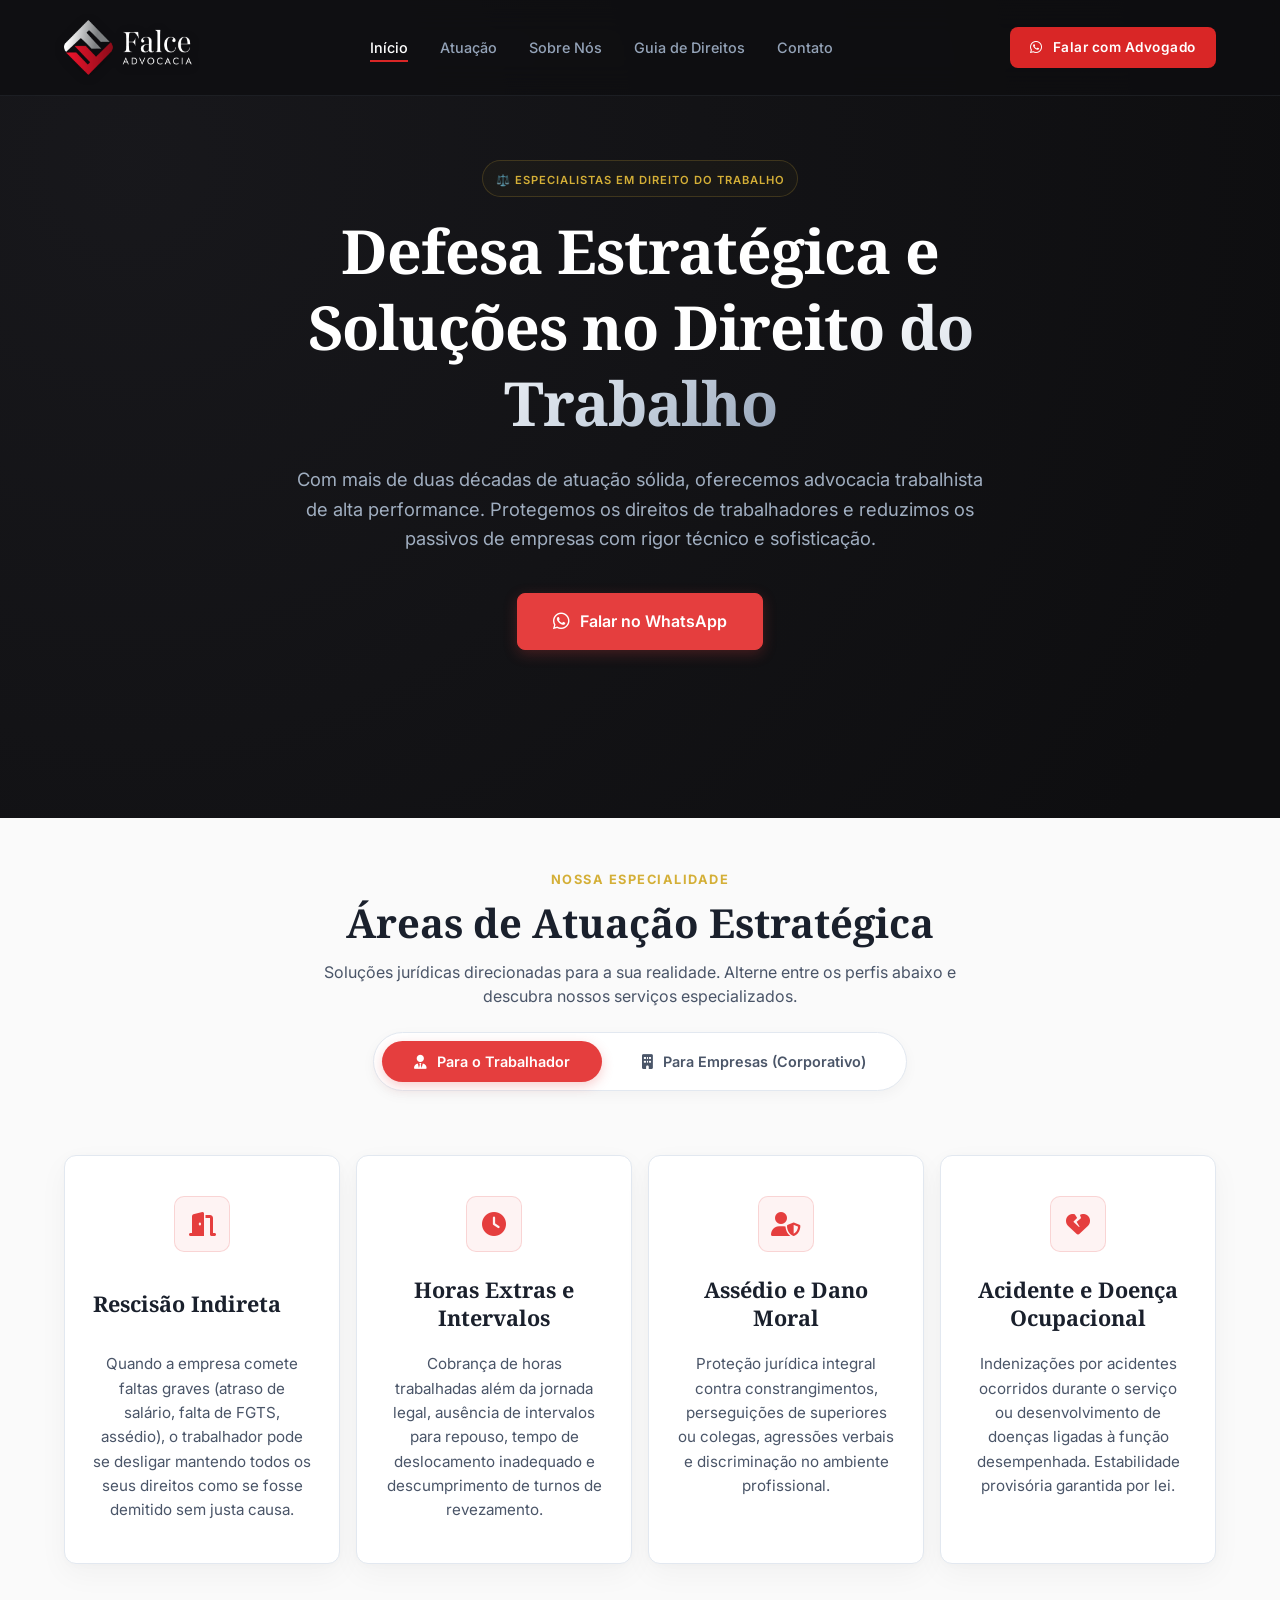
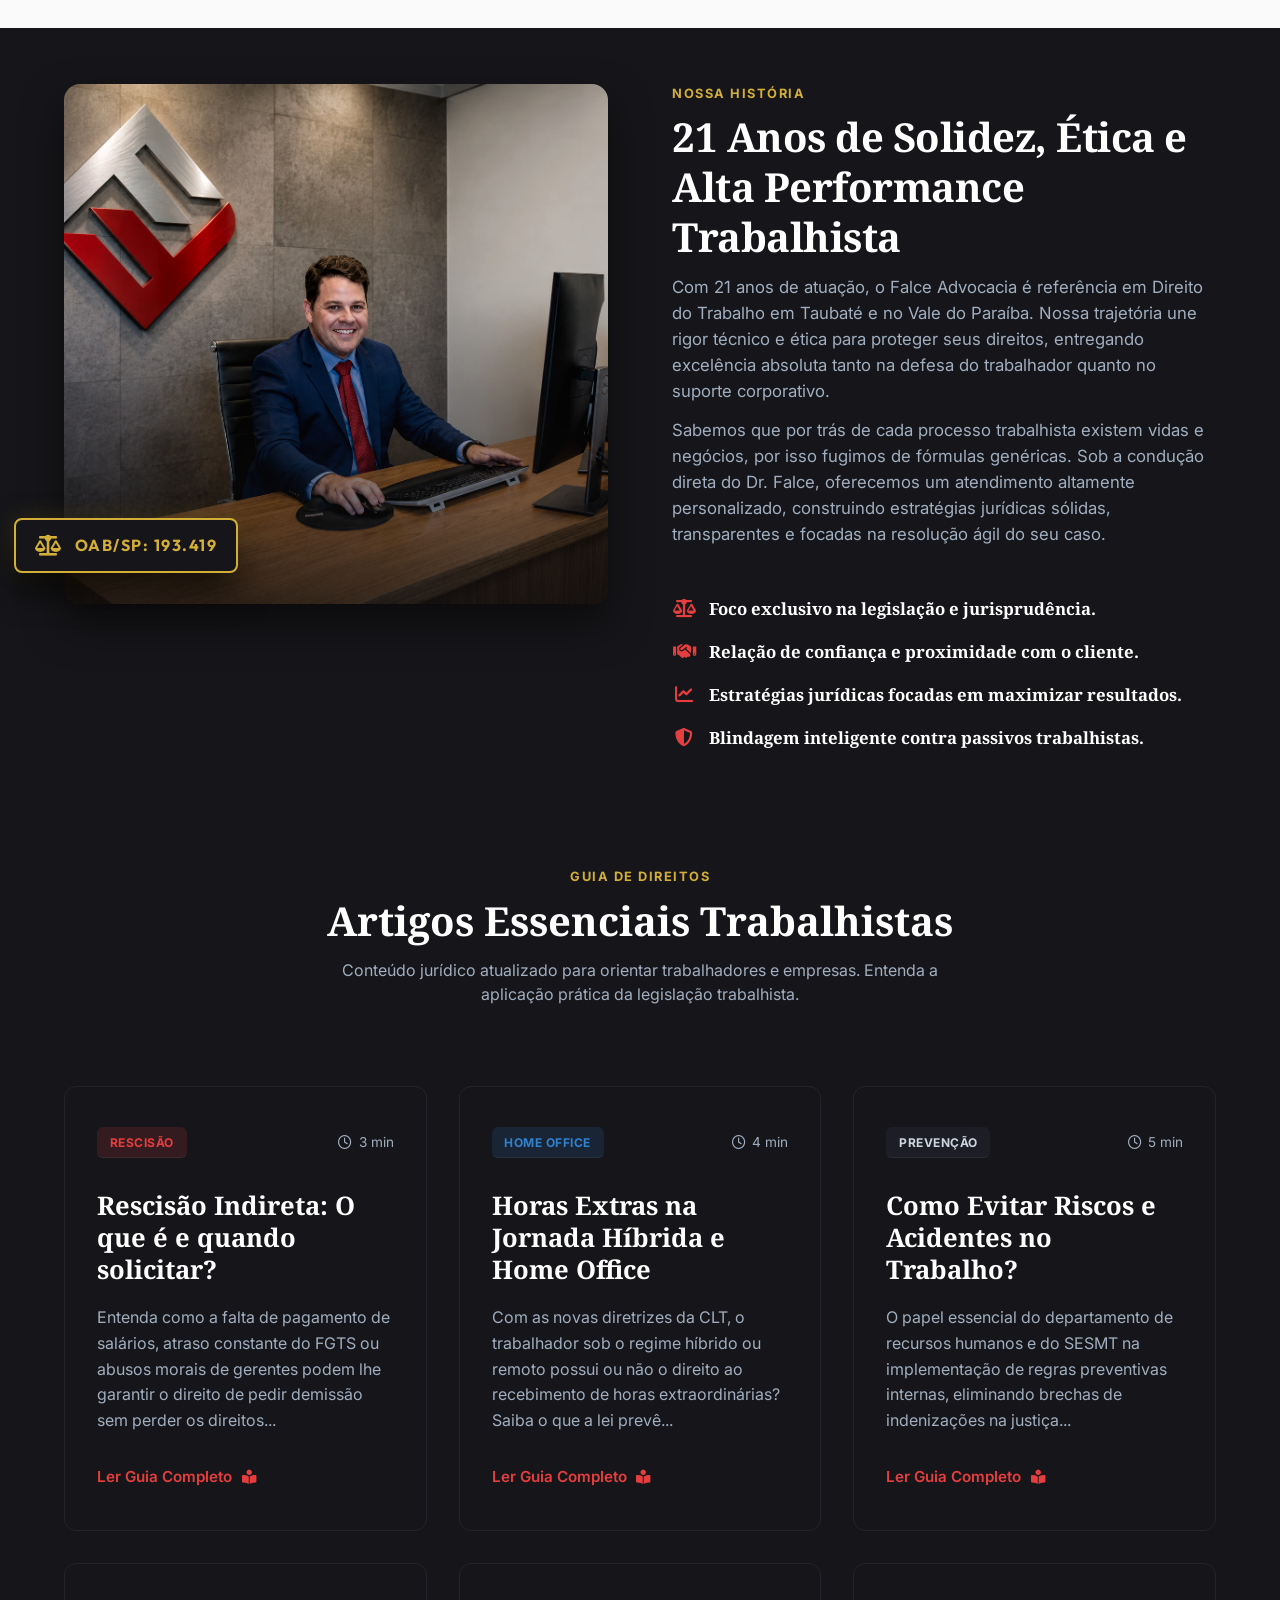
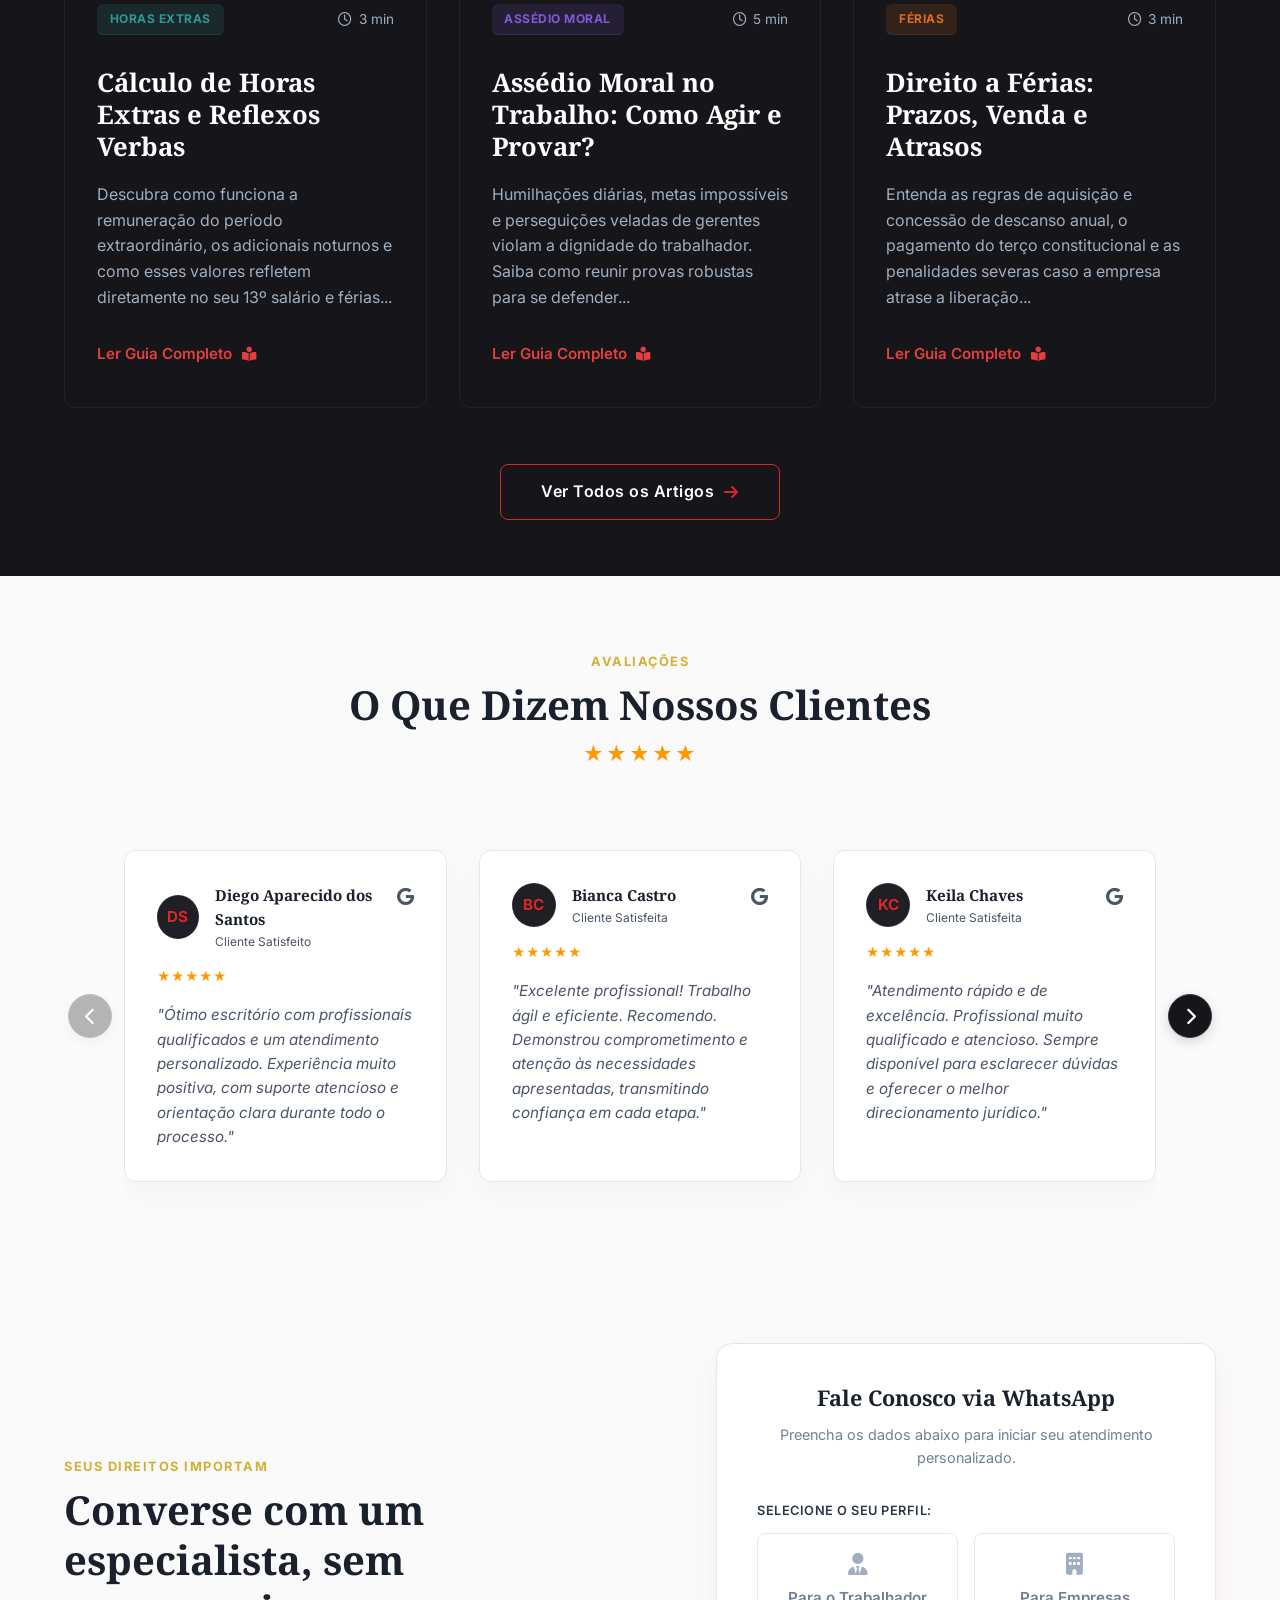
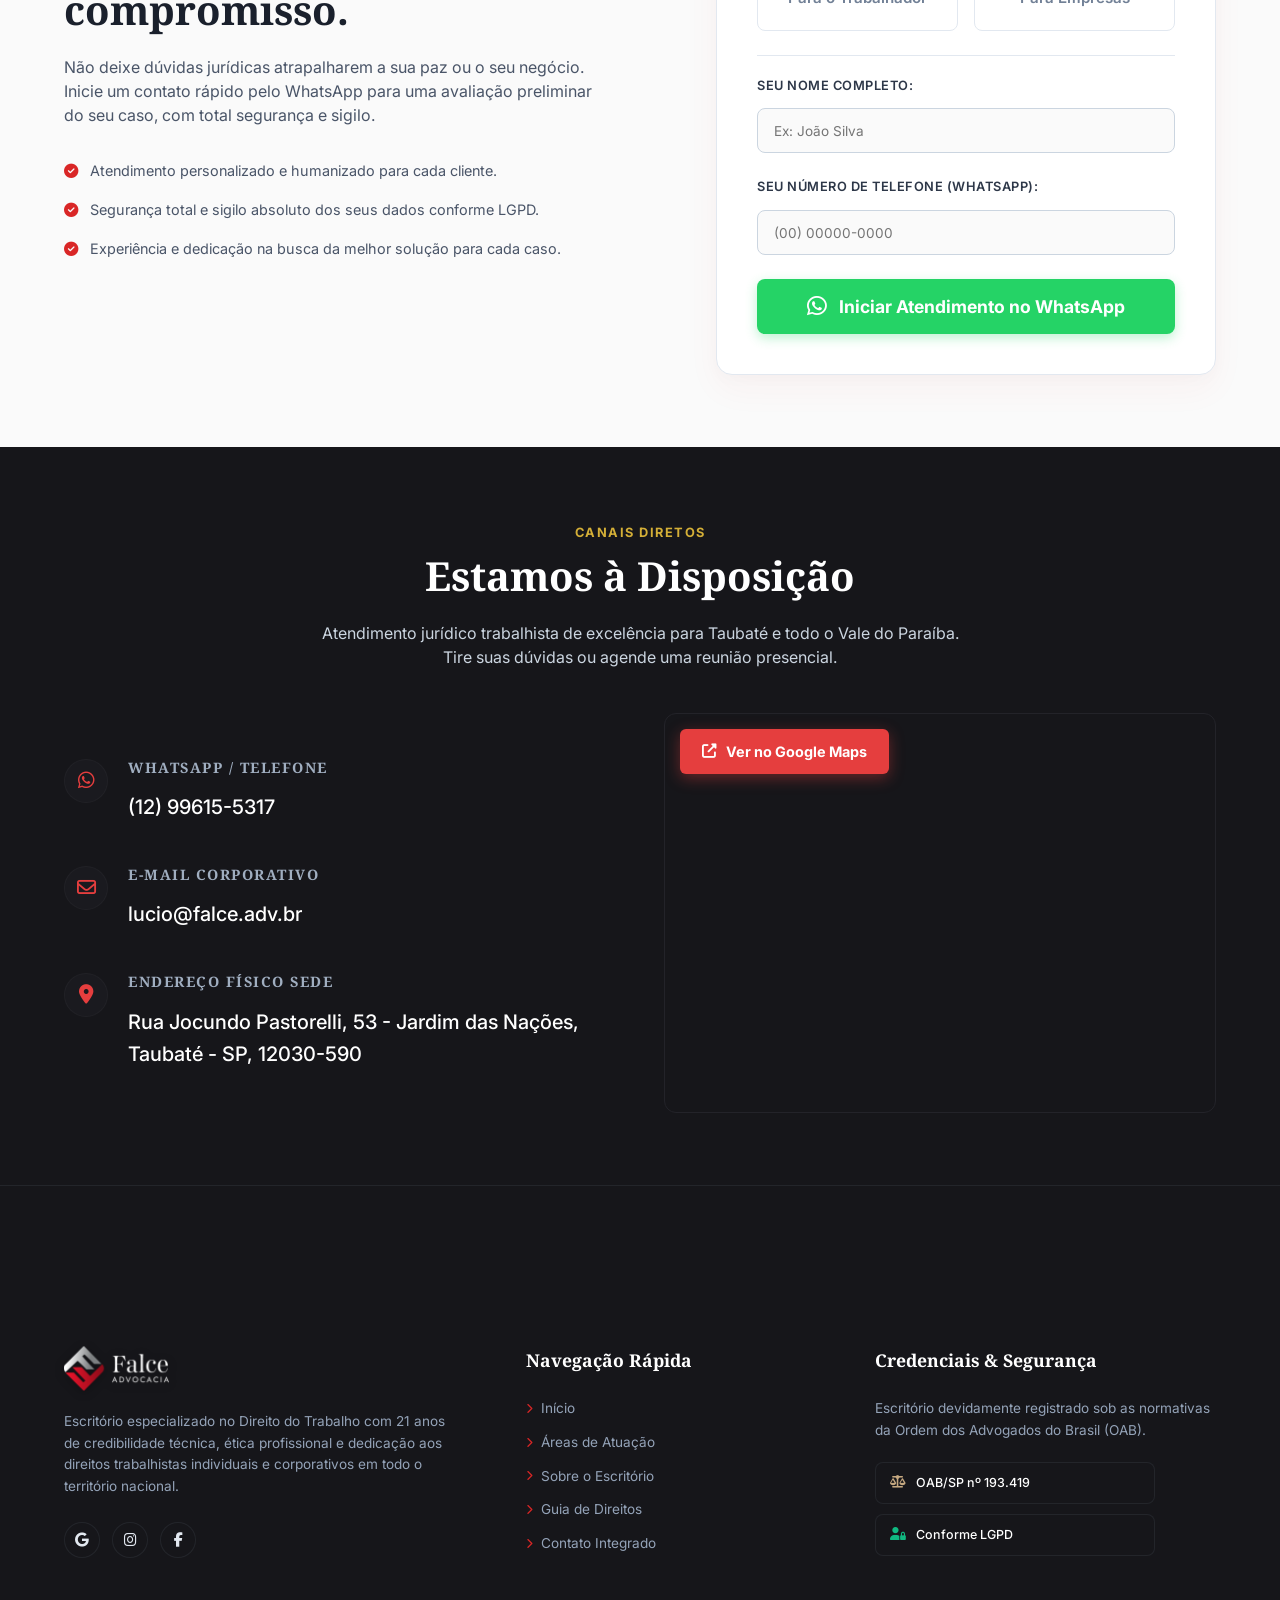
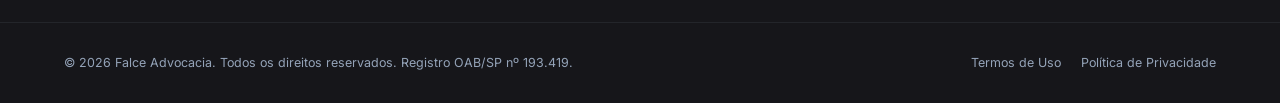
<file: index.html>
<!DOCTYPE html>
<html lang="pt-BR">

<head>
  <meta charset="UTF-8">
  <meta name="viewport" content="width=device-width, initial-scale=1.0">
  <meta name="description"
    content="Falce Advocacia - Escritório especializado em Direito do Trabalho com 21 anos de experiência. Defesa estratégica para empresas e trabalhadores. Agende sua consulta.">
  <meta name="keywords"
    content="advogado trabalhista, advocacia trabalhista, rescisão indireta, horas extras, compliance trabalhista, defesa trabalhista, Falce Advocacia">
  <meta name="author" content="Falce Advocacia">

  <title>Falce Advocacia | Direito do Trabalho & Defesa Estratégica (21 Anos)</title>

  <!-- Favicon placeholder (Uses SVG vector) -->
  <link rel="icon" type="image/svg+xml" href="logo_vector.svg">

  <!-- Google Fonts -->
  <link rel="preconnect" href="https://fonts.googleapis.com">
  <link rel="preconnect" href="https://fonts.gstatic.com" crossorigin>
  <link
    href="https://fonts.googleapis.com/css2?family=Inter:wght@300;400;500;600;700&family=Playfair+Display:ital,wght@0,400;0,600;0,700;1,400&family=Outfit:wght@400;500;600;700&display=swap"
    rel="stylesheet">
  <link href="https://fonts.googleapis.com/css2?family=Noto+Serif:ital,wght@0,100..900;1,100..900&display=swap"
    rel="stylesheet">

  <!-- FontAwesome Icons -->
  <link rel="stylesheet" href="https://cdnjs.cloudflare.com/ajax/libs/font-awesome/6.4.0/css/all.min.css">

  <!-- Main Stylesheet -->
  <link rel="stylesheet" href="css/style.css">
</head>

<body>

  <!-- ==================== HEADER & NAVIGATION ==================== -->
  <header id="navbar" class="main-header">
    <div class="header-container">
      <a href="#inicio" class="logo-link" id="logo-nav">
        <!-- Exibe estritamente o arquivo SVG original com os textos integrados nativos -->
        <div class="logo-icon-wrapper">
          <img src="logo falce.svg" alt="Falce Advocacia" class="logo-svg-nav"
            style="height: 55px; width: auto; display: block;">
        </div>
      </a>

      <!-- Desktop Nav Menu Atualizado -->
      <nav class="nav-menu" id="nav-menu">
        <ul class="nav-list">
          <li><a href="#inicio" class="nav-item active">Início</a></li>
          <li><a href="#atuacao" class="nav-item">Atuação</a></li>
          <li><a href="#sobre" class="nav-item">Sobre Nós</a></li>
          <li><a href="#direitos" class="nav-item">Guia de Direitos</a></li>
          <li><a href="#contato" class="nav-item">Contato</a></li>
        </ul>
      </nav>

      <!-- CTA Button & Mobile Toggle -->
      <div class="header-actions">
        <a href="https://wa.me/5512996155317?text=Olá,%20gostaria%20de%20agendar%20uma%20consulta%20trabalhista."
          target="_blank" rel="noopener noreferrer" class="btn btn-nav btn-red-glow">
          <i class="fab fa-whatsapp"></i> <span>Falar com Advogado</span>
        </a>
        <button class="mobile-toggle" id="mobile-toggle-btn" aria-label="Abrir Menu">
          <span class="bar"></span>
          <span class="bar"></span>
          <span class="bar"></span>
        </button>
      </div>
    </div>
  </header>

  <!-- ==================== HERO SECTION ==================== -->
  <section id="inicio" class="hero-section">
    <!-- Overlays removidos a pedido do usuário para manter apenas o gradient -->

    <div class="hero-container container">
      <div class="hero-content"
        style="max-width: 850px; margin: 0; text-align: left; padding-top: 4rem; padding-bottom: 4rem;">
        <div class="badge-experience fade-in-up" style="display: inline-block; margin-bottom: 1.5rem;">
          <span class="badge-text">⚖️ Especialistas em Direito do Trabalho</span>
        </div>

        <h1 class="hero-title fade-in-up"
          style="text-align: left; font-size: 3.8rem; line-height: 1.15; font-weight: 700; letter-spacing: -1px; margin-bottom: 1.5rem;">
          Defesa Estratégica e Soluções no <span class="text-gradient-silver">Direito do Trabalho</span>
        </h1>

        <p class="hero-description fade-in-up"
          style="font-size: 1.15rem; line-height: 1.6; text-align: left; color: #a0aec0; max-width: 700px; margin-bottom: 2.5rem;">
          Com mais de duas décadas de atuação sólida, oferecemos advocacia trabalhista de alta performance. Protegemos
          os direitos de trabalhadores e reduzimos os passivos de empresas com rigor técnico e sofisticação.
        </p>

        <div class="hero-ctas fade-in-up"
          style="display: flex; gap: 1rem; justify-content: flex-start; align-items: center; flex-wrap: wrap;">
          <a href="https://wa.me/5512996155317?text=Olá,%20gostaria%20de%20falar%20com%20um%20advogado." target="_blank"
            rel="noopener noreferrer" class="btn-hero-whatsapp-main">
            <i class="fab fa-whatsapp"></i> Falar no WhatsApp
          </a>
        </div>
      </div>
    </div>

    <!-- Onda removida a pedido do usuário -->
  </section>

  <!-- ==================== AREAS OF PRACTICE (BIPARTITE) ==================== -->
  <section id="atuacao" class="practice-section section-padding">
    <div class="container">
      <div class="section-header text-center">
        <span class="section-tagline section-badge">Nossa Especialidade</span>
        <h2 class="section-title">Áreas de Atuação Estratégica</h2>
        <p class="section-subtitle">
          Soluções jurídicas direcionadas para a sua realidade. Alterne entre os perfis abaixo e descubra nossos
          serviços especializados.
        </p>

        <!-- Interactive Tabs -->
        <div class="tab-control-wrapper">
          <button class="tab-btn active" id="tab-trabalhador" data-target="content-trabalhador">
            <i class="fas fa-user-tie"></i> Para o Trabalhador
          </button>
          <button class="tab-btn" id="tab-empresa" data-target="content-empresa">
            <i class="fas fa-building"></i> Para Empresas (Corporativo)
          </button>
        </div>
      </div>

      <!-- Tab Content 1: TRABALHADOR -->
      <div class="tab-content-pane active" id="content-trabalhador">
        <div class="practice-grid">

          <!-- Card 1: Rescisão Indireta -->
          <div class="practice-card">
            <div class="card-top-content">
              <div class="card-icon-box">
                <i class="fas fa-door-open"></i>
              </div>
              <h3 class="card-title">Rescisão Indireta</h3>
              <p class="card-body-text">
                Quando a empresa comete faltas graves (atraso de salário, falta de FGTS, assédio), o trabalhador pode se
                desligar mantendo todos os seus direitos como se fosse demitido sem justa causa.
              </p>
            </div>
          </div>

          <!-- Card 2: Horas Extras -->
          <div class="practice-card">
            <div class="card-top-content">
              <div class="card-icon-box">
                <i class="fas fa-clock"></i>
              </div>
              <h3 class="card-title">Horas Extras e Intervalos</h3>
              <p class="card-body-text">
                Cobrança de horas trabalhadas além da jornada legal, ausência de intervalos para repouso, tempo de
                deslocamento inadequado e descumprimento de turnos de revezamento.
              </p>
            </div>
          </div>

          <!-- Card 3: Assédio -->
          <div class="practice-card">
            <div class="card-top-content">
              <div class="card-icon-box">
                <i class="fas fa-user-shield"></i>
              </div>
              <h3 class="card-title">Assédio e Dano Moral</h3>
              <p class="card-body-text">
                Proteção jurídica integral contra constrangimentos, perseguições de superiores ou colegas, agressões
                verbais e discriminação no ambiente profissional.
              </p>
            </div>
          </div>

          <!-- Card 4: Acidente -->
          <div class="practice-card">
            <div class="card-top-content">
              <div class="card-icon-box">
                <i class="fas fa-heart-broken"></i>
              </div>
              <h3 class="card-title">Acidente e Doença Ocupacional</h3>
              <p class="card-body-text">
                Indenizações por acidentes ocorridos durante o serviço ou desenvolvimento de doenças ligadas à função
                desempenhada. Estabilidade provisória garantida por lei.
              </p>
            </div>
          </div>

        </div>
      </div>

      <!-- Tab Content 2: EMPRESA -->
      <div class="tab-content-pane" id="content-empresa">
        <div class="practice-grid">
          <!-- Card 1 -->
          <div class="practice-card">
            <div class="card-top-content">
              <div class="card-icon-box">
                <i class="fas fa-shield-alt"></i>
              </div>
              <h3 class="card-title">Compliance Trabalhista</h3>
              <p class="card-body-text">
                Reestruturação de contratos de trabalho, adequação de jornadas e auditoria interna preventiva. Criamos
                barreiras jurídicas seguras para evitar reclamações trabalhistas futuras.
              </p>
            </div>
          </div>
          <!-- Card 2 -->
          <div class="practice-card">
            <div class="card-top-content">
              <div class="card-icon-box">
                <i class="fas fa-balance-scale"></i>
              </div>
              <h3 class="card-title">Contencioso e Defesa Judicial</h3>
              <p class="card-body-text">
                Representação sofisticada em processos ativos. Defesas altamente elaboradas com teses sólidas perante a
                Justiça do Trabalho, focadas na redução significativa de condenações.
              </p>
            </div>
          </div>
          <!-- Card 3 -->
          <div class="practice-card">
            <div class="card-top-content">
              <div class="card-icon-box">
                <i class="fas fa-handshake"></i>
              </div>
              <h3 class="card-title">Acordos &amp; Negociações Coletivas</h3>
              <p class="card-body-text">
                Mediação inteligente junto a sindicatos e órgãos representativos. Elaboração de acordos coletivos
                seguros que flexibilizam relações trabalhistas com total respaldo jurídico.
              </p>
            </div>
          </div>
          <!-- Card 4 -->
          <div class="practice-card">
            <div class="card-top-content">
              <div class="card-icon-box">
                <i class="fas fa-chart-line"></i>
              </div>
              <h3 class="card-title">Redução de Passivo Trabalhista</h3>
              <p class="card-body-text">
                Mapeamento financeiro-jurídico e saneamento de gargalos geradores de passivos (horas extras recorrentes,
                adicionais indevidos). Economia e eficiência para o caixa.
              </p>
            </div>
          </div>
        </div>
      </div>
    </div>
  </section>

  <!-- ==================== ABOUT THE OFFICE (SOBRE) ==================== -->
  <section id="sobre" class="about-section section-padding bg-dark-slate" style="padding: 5rem 0;">
    <div class="container about-grid"
      style="display: grid; grid-template-columns: 1fr 1fr; gap: 4rem; align-items: flex-start;">

      <!-- Lado Esquerdo: Imagem e Selo Totalmente Livre -->
      <div class="about-visual" style="position: relative;">
        <div class="about-image-wrapper">
          <img src="falce imagem.png" alt="Balança da Justiça e Escritório Corporativo" class="about-img"
            style="width: 100%; border-radius: 12px; display: block;">
        </div>

        <!-- Agora ela está solta fora do contêiner da foto e nunca mais será cortada -->
        <div class="oab-floating-badge oab-badge">
          <i class="fas fa-balance-scale"></i>
          <span class="oab-number-text oab-badge">OAB/SP: 193.419</span>
        </div>
      </div>

      <!-- Lado Direito: Conteúdo Corrigido (UX/UI Optmized) -->
      <div class="about-text-content"
        style="text-align: left; display: flex; flex-direction: column; justify-content: flex-start;">
        <span class="section-tagline section-badge"
          style="font-size: 0.85rem; font-weight: 700; text-transform: uppercase; letter-spacing: 2px; display: block; margin-bottom: 0.3rem;">NOSSA
          HISTÓRIA</span>

        <h2 class="section-title about-title"
          style="font-size: 2.5rem; line-height: 1.25; font-weight: 700; color: #fff; margin-bottom: 1.2rem; letter-spacing: -0.5px;">
          21 Anos de Solidez, Ética e Alta Performance Trabalhista
        </h2>

        <!-- Subtítulo com espaçamentos otimizados e aproximados -->
        <div class="about-subtitle-text"
          style="margin-bottom: 1.8rem; display: flex; flex-direction: column; gap: 0.8rem;">
          <p class="about-p" style="font-size: 1.05rem; line-height: 1.55; margin: 0;">
            Com 21 anos de atuação, o Falce Advocacia é referência em Direito do Trabalho em Taubaté e no Vale do
            Paraíba. Nossa trajetória une rigor técnico e ética para proteger seus direitos, entregando excelência
            absoluta tanto na defesa do trabalhador quanto no suporte corporativo.
          </p>
          <p class="about-p" style="font-size: 1.05rem; line-height: 1.55; margin: 0;">
            Sabemos que por trás de cada processo trabalhista existem vidas e negócios, por isso fugimos de fórmulas
            genéricas. Sob a condução direta do Dr. Falce, oferecemos um atendimento altamente personalizado,
            construindo estratégias jurídicas sólidas, transparentes e focadas na resolução ágil do seu caso.
          </p>
        </div>

        <!-- Lista de Informações compactada e agrupada corretamente -->
        <div class="about-pillars" style="display: flex; flex-direction: column; gap: 1rem;">

          <div class="pillar-item" style="display: flex; align-items: center; gap: 0.8rem;">
            <i class="fas fa-balance-scale"
              style="color: #e53e3e; font-size: 1.15rem; min-width: 24px; text-align: center;"></i>
            <h4 class="pillar-title" style="font-size: 1.05rem; font-weight: 600; color: #fff; margin: 0;"> Foco
              exclusivo na legislação e jurisprudência.</h4>
          </div>

          <div class="pillar-item" style="display: flex; align-items: center; gap: 0.8rem;">
            <i class="fas fa-handshake"
              style="color: #e53e3e; font-size: 1.15rem; min-width: 24px; text-align: center;"></i>
            <h4 class="pillar-title" style="font-size: 1.05rem; font-weight: 600; color: #fff; margin: 0;"> Relação de
              confiança e proximidade com o cliente.</h4>
          </div>

          <div class="pillar-item" style="display: flex; align-items: center; gap: 0.8rem;">
            <i class="fas fa-chart-line"
              style="color: #e53e3e; font-size: 1.15rem; min-width: 24px; text-align: center;"></i>
            <h4 class="pillar-title" style="font-size: 1.05rem; font-weight: 600; color: #fff; margin: 0;"> Estratégias
              jurídicas focadas em maximizar resultados.</h4>
          </div>

          <div class="pillar-item" style="display: flex; align-items: center; gap: 0.8rem;">
            <i class="fas fa-shield-alt"
              style="color: #e53e3e; font-size: 1.15rem; min-width: 24px; text-align: center;"></i>
            <h4 class="pillar-title" style="font-size: 1.05rem; font-weight: 600; color: #fff; margin: 0;"> Blindagem
              inteligente contra passivos trabalhistas.</h4>
          </div>

        </div>
      </div>

    </div>
  </section>

  <!-- ==================== GUIDE OF RIGHTS (SEO EVERGREEN) ==================== -->
  <section id="direitos" class="rights-guide-section section-padding">
    <div class="container">
      <div class="section-header text-center">
        <span class="section-tagline rights-tagline">Guia de Direitos</span>
        <h2 class="section-title rights-title">Artigos Essenciais Trabalhistas</h2>
        <p class="section-subtitle">
          Conteúdo jurídico atualizado para orientar trabalhadores e empresas. Entenda a aplicação prática da legislação
          trabalhista.
        </p>
      </div>

      <div class="rights-grid">

        <!-- Card 1: Rescisão -->
        <article class="article-card px-aligned" data-article="art-rescisao">
          <div class="article-meta-row">
            <span class="article-tag tag-red">RESCISÃO</span>
            <div class="read-time"><i class="far fa-clock"></i> 3 min</div>
          </div>
          <h3 class="article-card-title">Rescisão Indireta: O que é e quando solicitar?</h3>
          <p class="article-excerpt rights-p">
            Entenda como a falta de pagamento de salários, atraso constante do FGTS ou abusos morais de gerentes podem
            lhe garantir o direito de pedir demissão sem perder os direitos...
          </p>
          <div class="static-guide-link">
            Ler Guia Completo <i class="fas fa-book-reader"></i>
          </div>
        </article>

        <!-- Card 2: Home Office -->
        <article class="article-card px-aligned" data-article="art-homeoffice">
          <div class="article-meta-row">
            <span class="article-tag tag-blue">HOME OFFICE</span>
            <div class="read-time"><i class="far fa-clock"></i> 4 min</div>
          </div>
          <h3 class="article-card-title">Horas Extras na Jornada Híbrida e Home Office</h3>
          <p class="article-excerpt rights-p">
            Com as novas diretrizes da CLT, o trabalhador sob o regime híbrido ou remoto possui ou não o direito ao
            recebimento de horas extraordinárias? Saiba o que a lei prevê...
          </p>
          <div class="static-guide-link">
            Ler Guia Completo <i class="fas fa-book-reader"></i>
          </div>
        </article>

        <!-- Card 3: Prevenção -->
        <article class="article-card px-aligned" data-article="art-prevencao">
          <div class="article-meta-row">
            <span class="article-tag tag-grey">PREVENÇÃO</span>
            <div class="read-time"><i class="far fa-clock"></i> 5 min</div>
          </div>
          <h3 class="article-card-title">Como Evitar Riscos e Acidentes no Trabalho?</h3>
          <p class="article-excerpt rights-p">
            O papel essencial do departamento de recursos humanos e do SESMT na implementação de regras preventivas
            internas, eliminando brechas de indenizações na justiça...
          </p>
          <div class="static-guide-link">
            Ler Guia Completo <i class="fas fa-book-reader"></i>
          </div>
        </article>

        <!-- Card 4: Horas Extras -->
        <article class="article-card px-aligned" data-article="art-horasextras">
          <div class="article-meta-row">
            <span class="article-tag tag-teal">HORAS EXTRAS</span>
            <div class="read-time"><i class="far fa-clock"></i> 3 min</div>
          </div>
          <h3 class="article-card-title">Cálculo de Horas Extras e Reflexos Verbas</h3>
          <p class="article-excerpt rights-p">
            Descubra como funciona a remuneração do período extraordinário, os adicionais noturnos e como esses valores
            refletem diretamente no seu 13º salário e férias...
          </p>
          <div class="static-guide-link">
            Ler Guia Completo <i class="fas fa-book-reader"></i>
          </div>
        </article>

        <!-- Card 5: Assédio Moral -->
        <article class="article-card px-aligned" data-article="art-assedio">
          <div class="article-meta-row">
            <span class="article-tag tag-purple">ASSÉDIO MORAL</span>
            <div class="read-time"><i class="far fa-clock"></i> 5 min</div>
          </div>
          <h3 class="article-card-title">Assédio Moral no Trabalho: Como Agir e Provar?</h3>
          <p class="article-excerpt rights-p">
            Humilhações diárias, metas impossíveis e perseguições veladas de gerentes violam a dignidade do trabalhador.
            Saiba como reunir provas robustas para se defender...
          </p>
          <div class="static-guide-link">
            Ler Guia Completo <i class="fas fa-book-reader"></i>
          </div>
        </article>

        <!-- Card 6: Férias -->
        <article class="article-card px-aligned" data-article="art-ferias">
          <div class="article-meta-row">
            <span class="article-tag tag-orange">FÉRIAS</span>
            <div class="read-time"><i class="far fa-clock"></i> 3 min</div>
          </div>
          <h3 class="article-card-title">Direito a Férias: Prazos, Venda e Atrasos</h3>
          <p class="article-excerpt rights-p">
            Entenda as regras de aquisição e concessão de descanso anual, o pagamento do terço constitucional e as
            penalidades severas caso a empresa atrase a liberação...
          </p>
          <div class="static-guide-link">
            Ler Guia Completo <i class="fas fa-book-reader"></i>
          </div>
        </article>




      </div>

      <div class="view-all-articles-container">
        <a href="guia-de-direitos.html" class="btn btn-secondary btn-outline">
          Ver Todos os Artigos <i class="fas fa-arrow-right"></i>
        </a>
      </div>
    </div>
  </section>

  <!-- ==================== ARTICLE DETAIL MODALS ==================== -->

  <!-- Modal 1: Rescisão Indireta -->
  <div class="modal-backdrop" id="art-rescisao">
    <div class="modal-card"
      style="background: #16161a; border: 1px solid #232329; width: 100%; max-width: 800px; box-sizing: border-box; border-radius: 12px; padding: 2.5rem; margin: 1.5rem auto;">
      <div class="modal-ui-header"
        style="display: flex; align-items: center; justify-content: space-between; border-bottom: 1px solid #232329; padding-bottom: 1rem; margin-bottom: 1.5rem;">
        <span class="section-badge" style="font-size: 0.85rem; display: flex; align-items: center; gap: 0.5rem;"><i
            class="fas fa-book"></i> <span>Guia de Direitos</span></span>
        <button class="modal-close"
          style="background: rgba(255,255,255,0.02); border: 1px solid #232329; color: #e2e8f0; width: 32px; height: 32px; border-radius: 6px; cursor: pointer; display: flex; align-items: center; justify-content: center; font-size: 1.2rem;">&times;</button>
      </div>
      <div class="modal-meta-info"
        style="display: flex; align-items: center; gap: 1rem; margin-bottom: 1rem; justify-content: flex-start;">
        <span
          style="background: #e53e3e; color: #fff; padding: 0.25rem 0.6rem; font-size: 0.75rem; font-weight: 700; border-radius: 4px; text-transform: uppercase; margin: 0;">RESCISÃO</span>
        <span style="color: #e2e8f0; font-size: 0.85rem; display: flex; align-items: center; gap: 0.4rem;"><i
            class="far fa-clock"></i> 3 min</span>
      </div>
      <h3 class="modal-title"
        style="font-size: 2rem; font-weight: 700; color: #fff; line-height: 1.3; margin-bottom: 1rem; text-align: left;">
        Rescisão Indireta: O que é e quando solicitar?</h3>
      <div class="modal-author-bar" style="display: flex; align-items: center; gap: 0.6rem; margin-bottom: 1.5rem;">
        <div
          style="background: #e53e3e; color: #fff; width: 28px; height: 28px; border-radius: 50%; display: flex; align-items: center; justify-content: center; font-weight: 700; font-size: 0.85rem;">
          F</div>
        <span style="color: #e2e8f0; font-size: 0.9rem;">Falce Advocacia &middot; <span style="color: #a0aec0;">Conteúdo
            verificado</span></span>
      </div>
      <div class="modal-body-content" style="color: #cbd5e0; font-size: 1rem; line-height: 1.6; text-align: left;">
        <div
          style="border-left: 3px solid #e53e3e; padding-left: 1rem; font-style: italic; color: #edf2f7; margin-bottom: 1.5rem; font-size: 1.05rem;">
          A justa causa aplicada à empresa[cite: 1]. Quando o empregador comete faltas graves continuadas, a lei
          assegura ao funcionário o direito de romper o vínculo retendo as verbas rescisórias integrais.
        </div>
        <p>A rescisão indireta baseia-se no princípio da reciprocidade contratual trabalhista. Assim como a empresa pode
          dispensar o funcionário por cometimento de falta grave, o trabalhador possui o mesmo amparo legal quando a
          parte empregadora viola cláusulas essenciais do pacto laboral.</p>
        <h4 style="color: #fff; font-size: 1.15rem; margin-top: 1.5rem; margin-bottom: 0.8rem;">Hipóteses de Cabimento
          Legais:</h4>
        <ul
          style="list-style: none; padding: 0; display: flex; flex-direction: column; gap: 0.6rem; margin-bottom: 2rem;">
          <li style="display: flex; align-items: flex-start; gap: 0.5rem;"><span
              style="color: #e53e3e; font-weight: bold;">&gt;</span> Atrasos reiterados de salários habituais ou não
            recolhimento de FGTS[cite: 1].</li>
          <li style="display: flex; align-items: flex-start; gap: 0.5rem;"><span
              style="color: #e53e3e; font-weight: bold;">&gt;</span> Exigência de serviços superiores às forças físicas
            ou contrários aos bons costumes[cite: 1].</li>
          <li style="display: flex; align-items: flex-start; gap: 0.5rem;"><span
              style="color: #e53e3e; font-weight: bold;">&gt;</span> Tratamento por parte de superiores hierárquicos com
            rigor excessivo ou humilhações[cite: 1].</li>
        </ul>
        <div class="modal-cta-box" style="border-top: 1px solid #232329; padding-top: 1.5rem; text-align: center;">
          <p style="color: #fff; font-weight: 500; margin-bottom: 1.2rem; font-size: 1.05rem;">Tem dúvidas sobre a sua
            situação específica? Fale agora com um especialista</p>
          <a href="https://wa.me/5512996155317?text=Duvidas%20sobre%20Rescisao%20Indireta" target="_blank"
            style="display: inline-flex; align-items: center; gap: 0.5rem; background: #25D366; color: #fff; padding: 0.75rem 1.8rem; border-radius: 6px; text-decoration: none; font-weight: 600;"><i
              class="fab fa-whatsapp"></i> Chamar no WhatsApp</a>
        </div>
      </div>
    </div>
  </div>

  <!-- Modal 2: Home Office -->
  <div class="modal-backdrop" id="art-homeoffice">
    <div class="modal-card"
      style="background: #16161a; border: 1px solid #232329; width: 100%; max-width: 800px; box-sizing: border-box; border-radius: 12px; padding: 2.5rem; margin: 1.5rem auto;">
      <div class="modal-ui-header"
        style="display: flex; align-items: center; justify-content: space-between; border-bottom: 1px solid #232329; padding-bottom: 1rem; margin-bottom: 1.5rem;">
        <span class="section-badge" style="font-size: 0.85rem; display: flex; align-items: center; gap: 0.5rem;"><i
            class="fas fa-book"></i> <span>Guia de Direitos</span></span>
        <button class="modal-close"
          style="background: rgba(255,255,255,0.02); border: 1px solid #232329; color: #e2e8f0; width: 32px; height: 32px; border-radius: 6px; cursor: pointer; display: flex; align-items: center; justify-content: center; font-size: 1.2rem;">&times;</button>
      </div>
      <div class="modal-meta-info"
        style="display: flex; align-items: center; gap: 1rem; margin-bottom: 1rem; justify-content: flex-start;">
        <span
          style="background: #3182ce; color: #fff; padding: 0.25rem 0.6rem; font-size: 0.75rem; font-weight: 700; border-radius: 4px; text-transform: uppercase; margin: 0;">HOME
          OFFICE</span>
        <span style="color: #e2e8f0; font-size: 0.85rem; display: flex; align-items: center; gap: 0.4rem;"><i
            class="far fa-clock"></i> 4 min</span>
      </div>
      <h3 class="modal-title"
        style="font-size: 2rem; font-weight: 700; color: #fff; line-height: 1.3; margin-bottom: 1rem; text-align: left;">
        Horas Extras na Jornada Híbrida e Home Office</h3>
      <div class="modal-author-bar" style="display: flex; align-items: center; gap: 0.6rem; margin-bottom: 1.5rem;">
        <div
          style="background: #e53e3e; color: #fff; width: 28px; height: 28px; border-radius: 50%; display: flex; align-items: center; justify-content: center; font-weight: 700; font-size: 0.85rem;">
          F</div>
        <span style="color: #e2e8f0; font-size: 0.9rem;">Falce Advocacia &middot; <span style="color: #a0aec0;">Conteúdo
            verificado</span></span>
      </div>
      <div class="modal-body-content" style="color: #cbd5e0; font-size: 1rem; line-height: 1.6; text-align: left;">
        <div
          style="border-left: 3px solid #3182ce; padding-left: 1rem; font-style: italic; color: #edf2f7; margin-bottom: 1.5rem; font-size: 1.05rem;">
          A flexibilidade do teletrabalho não exclui limites protetivos[cite: 1]. Havendo controle telemático contínuo,
          a jornada precisa ser respeitada rigorosamente.
        </div>
        <p>Muitas empresas utilizam falsamente a justificativa de que o trabalho em domicílio impede a contabilidade das
          horas trabalhadas. No entanto, a jurisprudência moderna dita que sistemas conectados removem essa exceção
          técnica da CLT.</p>
        <h4 style="color: #fff; font-size: 1.15rem; margin-top: 1.5rem; margin-bottom: 0.8rem;">Meios de Prova Aceitos
          na Justiça:</h4>
        <ul
          style="list-style: none; padding: 0; display: flex; flex-direction: column; gap: 0.6rem; margin-bottom: 2rem;">
          <li style="display: flex; align-items: flex-start; gap: 0.5rem;"><span
              style="color: #3182ce; font-weight: bold;">&gt;</span> Registro de rotinas de logins/logouts em
            plataformas ERP internas.</li>
          <li style="display: flex; align-items: flex-start; gap: 0.5rem;"><span
              style="color: #3182ce; font-weight: bold;">&gt;</span> Histórico de convocações urgentes fora de hora via
            mensageiros corporativos[cite: 1].</li>
          <li style="display: flex; align-items: flex-start; gap: 0.5rem;"><span
              style="color: #3182ce; font-weight: bold;">&gt;</span> Metas monitoradas em tempo real com cobrança de
            status ininterrupta.</li>
        </ul>
        <div class="modal-cta-box" style="border-top: 1px solid #232329; padding-top: 1.5rem; text-align: center;">
          <p style="color: #fff; font-weight: 500; margin-bottom: 1.2rem; font-size: 1.05rem;">Tem dúvidas sobre a sua
            situação específica? Fale agora com um especialista</p>
          <a href="https://wa.me/5512996155317?text=Duvidas%20sobre%20Home%20Office" target="_blank"
            style="display: inline-flex; align-items: center; gap: 0.5rem; background: #25D366; color: #fff; padding: 0.75rem 1.8rem; border-radius: 6px; text-decoration: none; font-weight: 600;"><i
              class="fab fa-whatsapp"></i> Chamar no WhatsApp</a>
        </div>
      </div>
    </div>
  </div>

  <!-- Modal 3: Prevenção -->
  <div class="modal-backdrop" id="art-prevencao">
    <div class="modal-card"
      style="background: #16161a; border: 1px solid #232329; width: 100%; max-width: 800px; box-sizing: border-box; border-radius: 12px; padding: 2.5rem; margin: 1.5rem auto;">
      <div class="modal-ui-header"
        style="display: flex; align-items: center; justify-content: space-between; border-bottom: 1px solid #232329; padding-bottom: 1rem; margin-bottom: 1.5rem;">
        <span class="section-badge" style="font-size: 0.85rem; display: flex; align-items: center; gap: 0.5rem;"><i
            class="fas fa-book"></i> <span>Guia de Direitos</span></span>
        <button class="modal-close"
          style="background: rgba(255,255,255,0.02); border: 1px solid #232329; color: #e2e8f0; width: 32px; height: 32px; border-radius: 6px; cursor: pointer; display: flex; align-items: center; justify-content: center; font-size: 1.2rem;">&times;</button>
      </div>
      <div class="modal-meta-info"
        style="display: flex; align-items: center; gap: 1rem; margin-bottom: 1rem; justify-content: flex-start;">
        <span
          style="background: #4a5568; color: #fff; padding: 0.25rem 0.6rem; font-size: 0.75rem; font-weight: 700; border-radius: 4px; text-transform: uppercase; margin: 0;">PREVENÇÃO</span>
        <span style="color: #e2e8f0; font-size: 0.85rem; display: flex; align-items: center; gap: 0.4rem;"><i
            class="far fa-clock"></i> 5 min</span>
      </div>
      <h3 class="modal-title"
        style="font-size: 2rem; font-weight: 700; color: #fff; line-height: 1.3; margin-bottom: 1rem; text-align: left;">
        Como Evitar Riscos e Acidentes no Trabalho?</h3>
      <div class="modal-author-bar" style="display: flex; align-items: center; gap: 0.6rem; margin-bottom: 1.5rem;">
        <div
          style="background: #e53e3e; color: #fff; width: 28px; height: 28px; border-radius: 50%; display: flex; align-items: center; justify-content: center; font-weight: 700; font-size: 0.85rem;">
          F</div>
        <span style="color: #e2e8f0; font-size: 0.9rem;">Falce Advocacia &middot; <span style="color: #a0aec0;">Conteúdo
            verificado</span></span>
      </div>
      <div class="modal-body-content" style="color: #cbd5e0; font-size: 1rem; line-height: 1.6; text-align: left;">
        <div
          style="border-left: 3px solid #4a5568; padding-left: 1rem; font-style: italic; color: #edf2f7; margin-bottom: 1.5rem; font-size: 1.05rem;">
          A redução de passivos corporativos graves está diretamente ligada à segurança ambiental[cite: 1]. Pequenas
          adequações normativas blindam o caixa empresarial contra indenizações de alto valor.
        </div>
        <p>Processos decorrentes de acidentes de trabalho envolvem altos custos financeiros e de imagem para as
          corporações. Adotar uma postura preventiva em conformidade com as Normas Regulamentadoras (NRs) mitiga de
          forma decisiva as chances de condenações bilionárias.</p>
        <h4 style="color: #fff; font-size: 1.15rem; margin-top: 1.5rem; margin-bottom: 0.8rem;">Ações Preventivas
          Indispensáveis:</h4>
        <ul
          style="list-style: none; padding: 0; display: flex; flex-direction: column; gap: 0.6rem; margin-bottom: 2rem;">
          <li style="display: flex; align-items: flex-start; gap: 0.5rem;"><span
              style="color: #4a5568; font-weight: bold;">&gt;</span> Entrega formal sob protocolo e cobrança pelo uso
            efetivo de EPIs[cite: 1].</li>
          <li style="display: flex; align-items: flex-start; gap: 0.5rem;"><span
              style="color: #4a5568; font-weight: bold;">&gt;</span> Manutenção e renovação técnica periódica dos laudos
            ambientais PGR e PCMSO[cite: 1].</li>
          <li style="display: flex; align-items: flex-start; gap: 0.5rem;"><span
              style="color: #4a5568; font-weight: bold;">&gt;</span> Treinamentos regulares integrados focados em
            ergonomia e prevenção interna[cite: 1].</li>
        </ul>
        <div class="modal-cta-box" style="border-top: 1px solid #232329; padding-top: 1.5rem; text-align: center;">
          <p style="color: #fff; font-weight: 500; margin-bottom: 1.2rem; font-size: 1.05rem;">Tem dúvidas sobre a sua
            situação específica? Fale agora com um especialista</p>
          <a href="https://wa.me/5512996155317?text=Duvidas%20sobre%20Prevencao%20Trabalhista" target="_blank"
            style="display: inline-flex; align-items: center; gap: 0.5rem; background: #25D366; color: #fff; padding: 0.75rem 1.8rem; border-radius: 6px; text-decoration: none; font-weight: 600;"><i
              class="fab fa-whatsapp"></i> Chamar no WhatsApp</a>
        </div>
      </div>
    </div>
  </div>

  <!-- Modal 4: Horas Extras -->
  <div class="modal-backdrop" id="art-horasextras">
    <div class="modal-card"
      style="background: #16161a; border: 1px solid #232329; width: 100%; max-width: 800px; box-sizing: border-box; border-radius: 12px; padding: 2.5rem; margin: 1.5rem auto;">
      <div class="modal-ui-header"
        style="display: flex; align-items: center; justify-content: space-between; border-bottom: 1px solid #232329; padding-bottom: 1rem; margin-bottom: 1.5rem;">
        <span class="section-badge" style="font-size: 0.85rem; display: flex; align-items: center; gap: 0.5rem;"><i
            class="fas fa-book"></i> <span>Guia de Direitos</span></span>
        <button class="modal-close"
          style="background: rgba(255,255,255,0.02); border: 1px solid #232329; color: #e2e8f0; width: 32px; height: 32px; border-radius: 6px; cursor: pointer; display: flex; align-items: center; justify-content: center; font-size: 1.2rem;">&times;</button>
      </div>
      <div class="modal-meta-info"
        style="display: flex; align-items: center; gap: 1rem; margin-bottom: 1rem; justify-content: flex-start;">
        <span
          style="background: #319795; color: #fff; padding: 0.25rem 0.6rem; font-size: 0.75rem; font-weight: 700; border-radius: 4px; text-transform: uppercase; margin: 0;">HORAS
          EXTRAS</span>
        <span style="color: #e2e8f0; font-size: 0.85rem; display: flex; align-items: center; gap: 0.4rem;"><i
            class="far fa-clock"></i> 3 min</span>
      </div>
      <h3 class="modal-title"
        style="font-size: 2rem; font-weight: 700; color: #fff; line-height: 1.3; margin-bottom: 1rem; text-align: left;">
        Cálculo de Horas Extras e Reflexos Verbas</h3>
      <div class="modal-author-bar" style="display: flex; align-items: center; gap: 0.6rem; margin-bottom: 1.5rem;">
        <div
          style="background: #e53e3e; color: #fff; width: 28px; height: 28px; border-radius: 50%; display: flex; align-items: center; justify-content: center; font-weight: 700; font-size: 0.85rem;">
          F</div>
        <span style="color: #e2e8f0; font-size: 0.9rem;">Falce Advocacia &middot; <span style="color: #a0aec0;">Conteúdo
            verificado</span></span>
      </div>
      <div class="modal-body-content" style="color: #cbd5e0; font-size: 1rem; line-height: 1.6; text-align: left;">
        <div
          style="border-left: 3px solid #319795; padding-left: 1rem; font-style: italic; color: #edf2f7; margin-bottom: 1.5rem; font-size: 1.05rem;">
          A extrapolação diária da jornada legal impõe o acréscimo obrigatório de no mínimo 50%[cite: 1]. Além disso,
          esses values geram impactos financeiros em cascata nas demais verbas laborais.
        </div>
        <p>As horas extraordinárias integram o salário para todos os efeitos legais. O erro no cálculo habitual dos
          reflexos em verbas acessórias ou de descanso semanal remunerado (DSR) é uma das maiores fontes de passivo
          trabalhista do país.</p>
        <h4 style="color: #fff; font-size: 1.15rem; margin-top: 1.5rem; margin-bottom: 0.8rem;">Entenda onde incidem os
          reflexos obrigatórios:</h4>
        <ul
          style="list-style: none; padding: 0; display: flex; flex-direction: column; gap: 0.6rem; margin-bottom: 2rem;">
          <li style="display: flex; align-items: flex-start; gap: 0.5rem;"><span
              style="color: #319795; font-weight: bold;">&gt;</span> Integração na base de cálculo para o recebimento de
            Décimo Terceiro proporcional[cite: 1].</li>
          <li style="display: flex; align-items: flex-start; gap: 0.5rem;"><span
              style="color: #319795; font-weight: bold;">&gt;</span> Acréscimo nas médias de férias anuais gozadas ou
            indenizadas acrescidas de 1/3[cite: 1].</li>
          <li style="display: flex; align-items: flex-start; gap: 0.5rem;"><span
              style="color: #319795; font-weight: bold;">&gt;</span> Depósito de diferenças de FGTS devidas, incluindo a
            multa compensatória de 40%[cite: 1].</li>
        </ul>
        <div class="modal-cta-box" style="border-top: 1px solid #232329; padding-top: 1.5rem; text-align: center;">
          <p style="color: #fff; font-weight: 500; margin-bottom: 1.2rem; font-size: 1.05rem;">Tem dúvidas sobre a sua
            situação específica? Fale agora com um especialista</p>
          <a href="https://wa.me/5512996155317?text=Duvidas%20sobre%20Horas%20Extras" target="_blank"
            style="display: inline-flex; align-items: center; gap: 0.5rem; background: #25D366; color: #fff; padding: 0.75rem 1.8rem; border-radius: 6px; text-decoration: none; font-weight: 600;"><i
              class="fab fa-whatsapp"></i> Chamar no WhatsApp</a>
        </div>
      </div>
    </div>
  </div>

  <!-- Modal 5: Assédio Moral -->
  <div class="modal-backdrop" id="art-assedio">
    <div class="modal-card"
      style="background: #16161a; border: 1px solid #232329; width: 100%; max-width: 800px; box-sizing: border-box; border-radius: 12px; padding: 2.5rem; margin: 1.5rem auto;">
      <div class="modal-ui-header"
        style="display: flex; align-items: center; justify-content: space-between; border-bottom: 1px solid #232329; padding-bottom: 1rem; margin-bottom: 1.5rem;">
        <span class="section-badge" style="font-size: 0.85rem; display: flex; align-items: center; gap: 0.5rem;"><i
            class="fas fa-book"></i> <span>Guia de Direitos</span></span>
        <button class="modal-close"
          style="background: rgba(255,255,255,0.02); border: 1px solid #232329; color: #e2e8f0; width: 32px; height: 32px; border-radius: 6px; cursor: pointer; display: flex; align-items: center; justify-content: center; font-size: 1.2rem;">&times;</button>
      </div>
      <div class="modal-meta-info"
        style="display: flex; align-items: center; gap: 1rem; margin-bottom: 1rem; justify-content: flex-start;">
        <span
          style="background: #805ad5; color: #fff; padding: 0.25rem 0.6rem; font-size: 0.75rem; font-weight: 700; border-radius: 4px; text-transform: uppercase; margin: 0;">ASSÉDIO
          MORAL</span>
        <span style="color: #e2e8f0; font-size: 0.85rem; display: flex; align-items: center; gap: 0.4rem;"><i
            class="far fa-clock"></i> 5 min</span>
      </div>
      <h3 class="modal-title"
        style="font-size: 2rem; font-weight: 700; color: #fff; line-height: 1.3; margin-bottom: 1rem; text-align: left;">
        Assédio Moral no Trabalho: Como Agir e Provar?</h3>
      <div class="modal-author-bar" style="display: flex; align-items: center; gap: 0.6rem; margin-bottom: 1.5rem;">
        <div
          style="background: #e53e3e; color: #fff; width: 28px; height: 28px; border-radius: 50%; display: flex; align-items: center; justify-content: center; font-weight: 700; font-size: 0.85rem;">
          F</div>
        <span style="color: #e2e8f0; font-size: 0.9rem;">Falce Advocacia &middot; <span style="color: #a0aec0;">Conteúdo
            verificado</span></span>
      </div>
      <div class="modal-body-content" style="color: #cbd5e0; font-size: 1rem; line-height: 1.6; text-align: left;">
        <div
          style="border-left: 3px solid #805ad5; padding-left: 1rem; font-style: italic; color: #edf2f7; margin-bottom: 1.5rem; font-size: 1.05rem;">
          A exposição prolongada a humilhações macula a integridade psíquica do trabalhador[cite: 1]. Ambientes hostis
          corporativos justificam reparações civis severas por danos de natureza moral.
        </div>
        <p>O assédio caracteriza-se por condutas abusivas repetitivas, de forma explícita ou velada, que visam diminuir
          a autoestima do profissional ou forçar sua saída. O isolamento, xingamentos públicos ou metas sabidamente
          inalcançáveis são exemplos diretos.</p>
        <h4 style="color: #fff; font-size: 1.15rem; margin-top: 1.5rem; margin-bottom: 0.8rem;">Elements de Prova
          Robustos para Juízo:</h4>
        <ul
          style="list-style: none; padding: 0; display: flex; flex-direction: column; gap: 0.6rem; margin-bottom: 2rem;">
          <li style="display: flex; align-items: flex-start; gap: 0.5rem;"><span
              style="color: #805ad5; font-weight: bold;">&gt;</span> Prints de mensagens eletrônicas textuais ou áudios
            contendo excessos[cite: 1].</li>
          <li style="display: flex; align-items: flex-start; gap: 0.5rem;"><span
              style="color: #805ad5; font-weight: bold;">&gt;</span> Testemunhas que presenciaram de forma direta o
            comportamento ofensivo habitual.</li>
          <li style="display: flex; align-items: flex-start; gap: 0.5rem;"><span
              style="color: #805ad5; font-weight: bold;">&gt;</span> Laudos médicos ou receitas clínicas que comprovem o
            nexo de desgaste psicológico.</li>
        </ul>
        <div class="modal-cta-box" style="border-top: 1px solid #232329; padding-top: 1.5rem; text-align: center;">
          <p style="color: #fff; font-weight: 500; margin-bottom: 1.2rem; font-size: 1.05rem;">Tem dúvidas sobre a sua
            situação específica? Fale agora com um especialista</p>
          <a href="https://wa.me/5512996155317?text=Duvidas%20sobre%20Ashedio%20Moral" target="_blank"
            style="display: inline-flex; align-items: center; gap: 0.5rem; background: #25D366; color: #fff; padding: 0.75rem 1.8rem; border-radius: 6px; text-decoration: none; font-weight: 600;"><i
              class="fab fa-whatsapp"></i> Chamar no WhatsApp</a>
        </div>
      </div>
    </div>
  </div>

  <!-- Modal 6: Férias -->
  <div class="modal-backdrop" id="art-ferias">
    <div class="modal-card"
      style="background: #16161a; border: 1px solid #232329; width: 100%; max-width: 800px; box-sizing: border-box; border-radius: 12px; padding: 2.5rem; margin: 1.5rem auto;">
      <div class="modal-ui-header"
        style="display: flex; align-items: center; justify-content: space-between; border-bottom: 1px solid #232329; padding-bottom: 1rem; margin-bottom: 1.5rem;">
        <span class="section-badge" style="font-size: 0.85rem; display: flex; align-items: center; gap: 0.5rem;"><i
            class="fas fa-book"></i> <span>Guia de Direitos</span></span>
        <button class="modal-close"
          style="background: rgba(255,255,255,0.02); border: 1px solid #232329; color: #e2e8f0; width: 32px; height: 32px; border-radius: 6px; cursor: pointer; display: flex; align-items: center; justify-content: center; font-size: 1.2rem;">&times;</button>
      </div>
      <div class="modal-meta-info"
        style="display: flex; align-items: center; gap: 1rem; margin-bottom: 1rem; justify-content: flex-start;">
        <span
          style="background: #dd6b20; color: #fff; padding: 0.25rem 0.6rem; font-size: 0.75rem; font-weight: 700; border-radius: 4px; text-transform: uppercase; margin: 0;">FÉRIAS</span>
        <span style="color: #e2e8f0; font-size: 0.85rem; display: flex; align-items: center; gap: 0.4rem;"><i
            class="far fa-clock"></i> 3 min</span>
      </div>
      <h3 class="modal-title"
        style="font-size: 2rem; font-weight: 700; color: #fff; line-height: 1.3; margin-bottom: 1rem; text-align: left;">
        Direito a Férias: Prazos, Venda e Atrasos</h3>
      <div class="modal-author-bar" style="display: flex; align-items: center; gap: 0.6rem; margin-bottom: 1.5rem;">
        <div
          style="background: #e53e3e; color: #fff; width: 28px; height: 28px; border-radius: 50%; display: flex; align-items: center; justify-content: center; font-weight: 700; font-size: 0.85rem;">
          F</div>
        <span style="color: #e2e8f0; font-size: 0.9rem;">Falce Advocacia &middot; <span style="color: #a0aec0;">Conteúdo
            verificado</span></span>
      </div>
      <div class="modal-body-content" style="color: #cbd5e0; font-size: 1rem; line-height: 1.6; text-align: left;">
        <div
          style="border-left: 3px solid #dd6b20; padding-left: 1rem; font-style: italic; color: #edf2f7; margin-bottom: 1.5rem; font-size: 1.05rem;">
          O direito constitucional ao descanso periódico remunerado é indisponível[cite: 1]. Desrespeitar prazos de
          concessão ou atrasar pagamentos atrai penalidades severas dobradas.
        </div>
        <p>A CLT é muito clara: se as férias não forem concedidas no período correto (dentro dos 12 meses após o
          colaborador ter adquirido o direito), a empresa deve pagar o valor correspondente em dobro, incluindo o terço
          constitucional.</p>
        <h4 style="color: #fff; font-size: 1.15rem; margin-top: 1.5rem; margin-bottom: 0.8rem;">Principais Regras Legais
          de Observância:</h4>
        <ul
          style="list-style: none; padding: 0; display: flex; flex-direction: column; gap: 0.6rem; margin-bottom: 2rem;">
          <li style="display: flex; align-items: flex-start; gap: 0.5rem;"><span
              style="color: #dd6b20; font-weight: bold;">&gt;</span> Prazo limite de concessão até 11 meses subsequentes
            ao período aquisitivo.</li>
          <li style="display: flex; align-items: flex-start; gap: 0.5rem;"><span
              style="color: #dd6b20; font-weight: bold;">&gt;</span> Pagamento antecipado com o acréscimo de 1/3
            efetuado em até 2 dias antes do início[cite: 1].</li>
          <li style="display: flex; align-items: flex-start; gap: 0.5rem;"><span
              style="color: #dd6b20; font-weight: bold;">&gt;</span> Abono pecuniário (venda de férias) restrito por lei
            ao limite máximo de 10 dias úteis.</li>
        </ul>
        <div class="modal-cta-box" style="border-top: 1px solid #232329; padding-top: 1.5rem; text-align: center;">
          <p style="color: #fff; font-weight: 500; margin-bottom: 1.2rem; font-size: 1.05rem;">Tem dúvidas sobre a sua
            situação específica? Fale agora com um especialista</p>
          <a href="https://wa.me/5512996155317?text=Duvidas%20sobre%20Ferias" target="_blank"
            style="display: inline-flex; align-items: center; gap: 0.5rem; background: #25D366; color: #fff; padding: 0.75rem 1.8rem; border-radius: 6px; text-decoration: none; font-weight: 600;"><i
              class="fab fa-whatsapp"></i> Chamar no WhatsApp</a>
        </div>
      </div>
    </div>
  </div>

  <!-- Modal 7: Estabilidade Gestante -->
  <div class="modal-backdrop" id="art-gestante">
    <div class="modal-card"
      style="background: #16161a; border: 1px solid #232329; width: 100%; max-width: 800px; box-sizing: border-box; border-radius: 12px; padding: 2.5rem; margin: 1.5rem auto;">
      <div class="modal-ui-header"
        style="display: flex; align-items: center; justify-content: space-between; border-bottom: 1px solid #232329; padding-bottom: 1rem; margin-bottom: 1.5rem;">
        <span class="section-badge" style="font-size: 0.85rem; display: flex; align-items: center; gap: 0.5rem;"><i
            class="fas fa-book"></i> <span>Guia de Direitos</span></span>
        <button class="modal-close"
          style="background: rgba(255,255,255,0.02); border: 1px solid #232329; color: #e2e8f0; width: 32px; height: 32px; border-radius: 6px; cursor: pointer; display: flex; align-items: center; justify-content: center; font-size: 1.2rem;">&times;</button>
      </div>
      <div class="modal-meta-info"
        style="display: flex; align-items: center; gap: 1rem; margin-bottom: 1rem; justify-content: flex-start;">
        <span
          style="background: #805ad5; color: #fff; padding: 0.25rem 0.6rem; font-size: 0.75rem; font-weight: 700; border-radius: 4px; text-transform: uppercase; margin: 0;">ESTABILIDADE</span>
        <span style="color: #e2e8f0; font-size: 0.85rem; display: flex; align-items: center; gap: 0.4rem;"><i
            class="far fa-clock"></i> 3 min</span>
      </div>
      <h3 class="modal-title"
        style="font-size: 2rem; font-weight: 700; color: #fff; line-height: 1.3; margin-bottom: 1rem; text-align: left;">
        Estabilidade da Gestante: O Empregador Precisa Saber da Gravidez?</h3>
      <div class="modal-author-bar" style="display: flex; align-items: center; gap: 0.6rem; margin-bottom: 1.5rem;">
        <div
          style="background: #e53e3e; color: #fff; width: 28px; height: 28px; border-radius: 50%; display: flex; align-items: center; justify-content: center; font-weight: 700; font-size: 0.85rem;">
          F</div>
        <span style="color: #e2e8f0; font-size: 0.9rem;">Falce Advocacia &middot; <span style="color: #a0aec0;">Conteúdo
            verificado</span></span>
      </div>
      <div class="modal-body-content" style="color: #cbd5e0; font-size: 1rem; line-height: 1.6; text-align: left;">
        <p style="margin-bottom: 1.25rem; line-height: 1.6; color: #cbd5e0;">
          A estabilidade da gestante é uma importante garantia prevista na legislação trabalhista brasileira. Muitas
          pessoas acreditam que esse direito depende de o empregador ter conhecimento da gravidez no momento da
          demissão, mas não é assim que a Justiça do Trabalho costuma interpretar a questão.
        </p>

        <p style="margin-bottom: 1.25rem; line-height: 1.6; color: #cbd5e0;">
          A trabalhadora gestante possui estabilidade desde a confirmação da gravidez até cinco meses após o parto. Isso
          significa que, em regra, ela não pode ser dispensada sem justa causa durante esse período.
        </p>

        <p style="margin-bottom: 1.25rem; line-height: 1.6; color: #cbd5e0;">
          Mesmo quando a gravidez é descoberta após a demissão, a empregada pode ter direito à reintegração ao emprego
          ou ao recebimento de indenização correspondente ao período de estabilidade, desde que sejam observadas as
          condições previstas na legislação e na jurisprudência.
        </p>

        <div
          style="border-left: 3px solid #e53e3e; padding-left: 1rem; margin: 1.5rem 0; color: #e2e8f0; font-style: italic; line-height: 1.6;">
          Esse direito tem como objetivo proteger não apenas a trabalhadora, mas também o nascituro, garantindo maior
          segurança financeira e estabilidade durante a gestação e os primeiros meses de vida da criança.
        </div>

        <p style="line-height: 1.6; color: #cbd5e0; margin-bottom: 2rem;">
          Em situações que envolvam demissão durante a gravidez ou dúvidas sobre a estabilidade gestacional, a
          orientação jurídica especializada é fundamental para a correta análise do caso.
        </p>

        <div class="modal-cta-box" style="border-top: 1px solid #232329; padding-top: 1.5rem; text-align: center;">
          <p style="color: #fff; font-weight: 500; margin-bottom: 1.2rem; font-size: 1.05rem;">Tem dúvidas sobre a sua
            situação específica? Fale agora com um especialista</p>
          <a href="https://wa.me/5512996155317?text=Duvidas%20sobre%20Estabilidade%20Gestante" target="_blank"
            style="display: inline-flex; align-items: center; gap: 0.5rem; background: #25D366; color: #fff; padding: 0.75rem 1.8rem; border-radius: 6px; text-decoration: none; font-weight: 600;"><i
              class="fab fa-whatsapp"></i> Chamar no WhatsApp</a>
        </div>
      </div>
    </div>
  </div>

  <!-- ==================== GOOGLE REVIEWS SLIDER ==================== -->
  <section class="reviews-section section-padding bg-dark-slate">
    <div class="container">
      <div class="section-header text-center">
        <span class="section-tagline tag-dourada">Avaliações</span>
        <h2 class="section-title">O Que Dizem Nossos Clientes</h2>

        <!-- Estrelas unificadas no topo de acordo com a calibração de UI -->
        <div class="google-rating-summary-stars-only">
          <div class="rating-stars-top">★★★★★</div>
        </div>
      </div>

      <!-- Container do Carrossel com as Setas Laterais Estabilizadas -->
      <div class="reviews-slider-wrapper">
        <!-- Seta Esquerda -->
        <button class="slider-arrow prev-arrow" id="review-prev-btn" aria-label="Avaliação anterior">
          <i class="fas fa-chevron-left"></i>
        </button>

        <!-- Janela de Visualização (Clip) -->
        <div class="reviews-slider-container">
          <!-- Trilho dos Cards -->
          <div class="reviews-slider-track" id="reviews-slider-track">

            <!-- Review 1: Diego Aparecido -->
            <div class="review-card">
              <div class="review-header">
                <div class="avatar">DS</div>
                <div class="review-user-info">
                  <h4 class="review-name">Diego Aparecido dos Santos</h4>
                  <span class="review-profile">Cliente Satisfeito</span>
                </div>
                <span class="google-g-icon"><i class="fab fa-google"></i></span>
              </div>
              <div class="stars-card">★★★★★</div>
              <p class="review-text">
                "Ótimo escritório com profissionais qualificados e um atendimento personalizado. Experiência muito
                positiva, com suporte atencioso e orientação clara durante todo o processo."
              </p>
            </div>

            <!-- Review 2: Bianca Castro -->
            <div class="review-card">
              <div class="review-header">
                <div class="avatar">BC</div>
                <div class="review-user-info">
                  <h4 class="review-name">Bianca Castro</h4>
                  <span class="review-profile">Cliente Satisfeita</span>
                </div>
                <span class="google-g-icon"><i class="fab fa-google"></i></span>
              </div>
              <div class="stars-card">★★★★★</div>
              <p class="review-text">
                "Excelente profissional! Trabalho ágil e eficiente. Recomendo. Demonstrou comprometimento e atenção às
                necessidades apresentadas, transmitindo confiança em cada etapa."
              </p>
            </div>

            <!-- Review 3: Keila Chaves -->
            <div class="review-card">
              <div class="review-header">
                <div class="avatar">KC</div>
                <div class="review-user-info">
                  <h4 class="review-name">Keila Chaves</h4>
                  <span class="review-profile">Cliente Satisfeita</span>
                </div>
                <span class="google-g-icon"><i class="fab fa-google"></i></span>
              </div>
              <div class="stars-card">★★★★★</div>
              <p class="review-text">
                "Atendimento rápido e de excelência. Profissional muito qualificado e atencioso. Sempre disponível para
                esclarecer dúvidas e oferecer o melhor direcionamento jurídico."
              </p>
            </div>

            <!-- Review 4: Daniel Guedes -->
            <div class="review-card">
              <div class="review-header">
                <div class="avatar">DG</div>
                <div class="review-user-info">
                  <h4 class="review-name">Daniel Guedes</h4>
                  <span class="review-profile">Cliente Satisfeito</span>
                </div>
                <span class="google-g-icon"><i class="fab fa-google"></i></span>
              </div>
              <div class="stars-card">★★★★★</div>
              <p class="review-text">
                "Local de fácil acesso e estacionamento, atendimento e orientação perfeito. Além da excelente estrutura,
                o atendimento foi prestado com profissionalismo e cordialidade."
              </p>
            </div>

            <!-- Review 5: Vinicius Hudson -->
            <div class="review-card">
              <div class="review-header">
                <div class="avatar">VA</div>
                <div class="review-user-info">
                  <h4 class="review-name">Vinicius Hudson Alves</h4>
                  <span class="review-profile">Cliente Satisfeito</span>
                </div>
                <span class="google-g-icon"><i class="fab fa-google"></i></span>
              </div>
              <div class="stars-card">★★★★★</div>
              <p class="review-text">
                "Melhor advogado, esse sabe o que faz! Profissional competente, experiente e dedicado a buscar as
                melhores soluções para seus clientes."
              </p>
            </div>

            <!-- Review 6: Lúcia Helena -->
            <div class="review-card">
              <div class="review-header">
                <div class="avatar">LF</div>
                <div class="review-user-info">
                  <h4 class="review-name">Lúcia Helena Flávio</h4>
                  <span class="review-profile">Cliente Satisfeita</span>
                </div>
                <span class="google-g-icon"><i class="fab fa-google"></i></span>
              </div>
              <div class="stars-card">★★★★★</div>
              <p class="review-text">
                "Muito bem atendido. Recebi toda a atenção necessária e um atendimento acolhedor e eficiente."
              </p>
            </div>

            <!-- Review 7: Jesse Mota -->
            <div class="review-card">
              <div class="review-header">
                <div class="avatar">JM</div>
                <div class="review-user-info">
                  <h4 class="review-name">Jesse Mota</h4>
                  <span class="review-profile">Cliente Satisfeito</span>
                </div>
                <span class="google-g-icon"><i class="fab fa-google"></i></span>
              </div>
              <div class="stars-card">★★★★★</div>
              <p class="review-text">
                "Quer um advogado? Bom, esse é o cara. Atendimento de qualidade, com seriedade, transparência e
                comprometimento."
              </p>
            </div>

          </div>
        </div>

        <!-- Seta Direita -->
        <button class="slider-arrow next-arrow" id="review-next-btn" aria-label="Próxima avaliação">
          <i class="fas fa-chevron-right"></i>
        </button>
      </div>
    </div>
  </section>

  <!-- ==================== CONSULTATION SCHEDULER ==================== -->
  <section id="agendamento" class="scheduler-section section-padding">
    <div class="container scheduler-grid">
      <div class="scheduler-intro">
        <span class="section-tagline section-badge">Seus direitos importam</span>
        <h2 class="section-title scheduler-title">Converse com um especialista, sem compromisso.</h2>
        <p class="scheduler-p">
          Não deixe dúvidas jurídicas atrapalharem a sua paz ou o seu negócio. Inicie um contato rápido pelo WhatsApp
          para uma avaliação preliminar do seu caso, com total segurança e sigilo.
        </p>

        <div class="benefit-list">
          <div class="benefit-item">
            <i class="fas fa-check-circle"></i>
            <span>
              Atendimento personalizado e humanizado para cada cliente.</span>
          </div>
          <div class="benefit-item">
            <i class="fas fa-check-circle"></i>
            <span>Segurança total e sigilo absoluto dos seus dados conforme LGPD.</span>
          </div>
          <div class="benefit-item">
            <i class="fas fa-check-circle"></i>
            <span>Experiência e dedicação na busca da melhor solução para cada caso.</span>
          </div>
        </div>
      </div>

      <!-- Interactive Calendar UI -->
      <!-- ==================== FORMULÁRIO DE CONTATO DIRETO WHATSAPP ==================== -->
      <div class="booking-card">
        <div class="booking-card-header">
          <h3 class="booking-card-title">Fale Conosco via WhatsApp</h3>
          <p class="booking-card-subtitle">Preencha os dados abaixo para iniciar seu atendimento personalizado.</p>
        </div>

        <form id="whatsapp-direct-form" onsubmit="handleFormSubmit(event)">
          <!-- 1. Seleção de Perfil (Trabalhador ou Empresa) -->
          <div class="form-group-modern">
            <label class="step-label">Selecione o seu perfil:</label>
            <div class="profile-cards-grid">
              <!-- Removido o 'checked' daqui para começar em branco -->
              <label class="booking-selector-card">
                <input type="radio" name="perfil-cliente" value="Trabalhador" style="display:none;">
                <i class="fas fa-user-tie"></i>
                <span class="card-main-text">Para o Trabalhador</span>
              </label>

              <label class="booking-selector-card">
                <input type="radio" name="perfil-cliente" value="Empresa" style="display:none;">
                <i class="fas fa-building"></i>
                <span class="card-main-text">Para Empresas</span>
              </label>
            </div>
          </div>

          <div class="booking-divider"></div>

          <!-- 2. Dados de Contato -->
          <div class="form-group-modern">
            <label class="step-label" for="client-name">Seu Nome Completo:</label>
            <input type="text" id="client-name" class="booking-text-input" placeholder="Ex: João Silva" required>
          </div>

          <div class="form-group-modern">
            <label class="step-label" for="client-phone">Seu Número de Telefone (WhatsApp):</label>
            <input type="tel" id="client-phone" class="booking-text-input" placeholder="(00) 00000-0000" required>
          </div>

          <!-- 3. Botão de Ação Direta -->
          <div class="form-action-wrapper">
            <button type="submit" class="btn-whatsapp-submit">
              <i class="fab fa-whatsapp"></i> Iniciar Atendimento no WhatsApp
            </button>
          </div>
        </form>
      </div>
    </div>
  </section>

  <!-- ==================== CONTACT INFO & LOCATION ==================== -->
  <section id="contato" class="contact-section section-padding">
    <div class="container">

      <!-- Cabeçalho Otimizado -->
      <div style="text-align: center; margin-bottom: 1.5rem;">
        <span class="section-tagline section-badge">Canais Diretos</span>
        <h2 class="section-title contact-panel-title">Estamos à Disposição</h2>
        <p class="contact-panel-p" style="margin: 0 auto; max-width: 650px;">
          Atendimento jurídico trabalhista de excelência para Taubaté e todo o Vale do Paraíba. Tire suas dúvidas ou
          agende uma reunião presencial.
        </p>
      </div>

      <!-- Grid Otimizado de Duas Colunas -->
      <div class="contact-two-columns-layout">

        <!-- Coluna Esquerda: Informações de Atendimento (Unificadas) -->
        <div class="contact-info-panel-left">
          <div class="contact-details-stack">

            <!-- WhatsApp Unificado como canal principal de voz/texto -->
            <div class="detail-item-modern">
              <span class="detail-icon-box"><i class="fab fa-whatsapp"></i></span>
              <div class="detail-text-box">
                <h5 class="detail-label">WHATSAPP / TELEFONE</h5>
                <p class="detail-val">(12) 99615-5317</p>
              </div>
            </div>

            <div class="detail-item-modern">
              <span class="detail-icon-box"><i class="far fa-envelope"></i></span>
              <div class="detail-text-box">
                <h5 class="detail-label">E-mail CORPORATIVO</h5>
                <p class="detail-val">lucio@falce.adv.br</p>
              </div>
            </div>

            <div class="detail-item-modern">
              <span class="detail-icon-box"><i class="fas fa-map-marker-alt"></i></span>
              <div class="detail-text-box">
                <h5 class="detail-label">ENDEREÇO FÍSICO SEDE</h5>
                <p class="detail-val">Rua Jocundo Pastorelli, 53 - Jardim das Nações, Taubaté - SP, 12030-590</p>
              </div>
            </div>

          </div>
        </div>

        <!-- Coluna Direita: O Mapa Clicável apontando para o link do Perfil -->
        <div class="contact-map-panel-right">
          <div class="maps-container-fluid" style="position: relative;">

            <!-- Link de Ação de UX: Redireciona diretamente para o link do Maps -->
            <a href="https://www.google.com/maps/place/Falce+Advocacia/@-23.0316262,-45.5715847,17z/data=!3m1!4b1!4m6!3m5!1s0x94ccf8fb0bc06a63:0xba101b1d05cd6f51!8m2!3d-23.0316262!4d-45.5690044!16s%2Fg%2F11l2s442qz?entry=ttu&g_ep=EgoyMDI2MDYwMS4wIKXMDSoASAFQAw%3D%3D"
              target="_blank" rel="noopener noreferrer"
              style="position: absolute; top: 15px; left: 15px; z-index: 5; background: #e53e3e; color: #fff; padding: 0.7rem 1.4rem; border-radius: 6px; font-weight: 700; font-size: 0.9rem; text-decoration: none; display: inline-flex; align-items: center; gap: 0.6rem; box-shadow: 0 4px 15px rgba(229,62,62,0.4); transition: background 0.2s ease;">
              <i class="fas fa-external-link-alt"></i> Ver no Google Maps
            </a>

            <!-- Iframe do Mapa Centralizado -->
            <iframe
              src="https://maps.google.com/maps?q=Falce%20Advocacia,%20Rua%20Jocundo%20Pastorelli,%2053%20-%20Jardim%20das%20Na%C3%A7%C3%B5es,%20Taubat%C3%A9%20-%20SP&t=&z=16&ie=UTF8&iwloc=&output=embed"
              width="100%" height="100%" style="border:0;" allowfullscreen="" loading="lazy"
              referrerpolicy="no-referrer-when-downgrade" title="Localização Oficial Falce Advocacia">
            </iframe>

          </div>
        </div>

      </div>

    </div>
  </section>

  <!-- ==================== FOOTER ==================== -->
  <footer class="main-footer">
    <!-- Nova classe de layout para 3 colunas balanceadas -->
    <div class="container footer-grid-three-columns">

      <!-- Bloco 1: Identidade da Marca (Ganhou mais destaque) -->
      <div class="footer-brand-panel">
        <a href="#inicio" class="logo-link">
          <div class="logo-icon-wrapper size-small">
            <img src="logo falce.svg" alt="Falce Advocacia" class="logo-svg-nav"
              style="height: 45px; width: auto; display: block;">
          </div>
        </a>
        <p class="footer-desc">
          Escritório especializado no Direito do Trabalho com 21 anos de credibilidade técnica, ética profissional e
          dedicação aos direitos trabalhistas individuais e corporativos em todo o território nacional.
        </p>

        <!-- Redes Sociais Atualizadas e Clicáveis (Abrindo em Nova Guia) -->
        <div class="footer-social-links">
          <!-- LinkedIn substituído pelo ícone do Google linkado ao e-mail comercial -->
          <a href="mailto:lucio@falce.adv.br" target="_blank" rel="noopener noreferrer"
            aria-label="E-mail Falce Advocacia"><i class="fab fa-google"></i></a>
          <a href="https://www.instagram.com/falce__advocacia" target="_blank" rel="noopener noreferrer"
            aria-label="Instagram Falce Advocacia"><i class="fab fa-instagram"></i></a>
          <a href="https://web.facebook.com/falceadvocacia?_rdc=1&_rdr#" target="_blank" rel="noopener noreferrer"
            aria-label="Facebook Falce Advocacia"><i class="fab fa-facebook-f"></i></a>
        </div>
      </div>

      <!-- Bloco 2: Navegação Rápida -->
      <div class="footer-links-panel">
        <h4 class="footer-title">Navegação Rápida</h4>
        <ul class="footer-links-list">
          <li><a href="#inicio"><i class="fas fa-chevron-right"></i> Início</a></li>
          <li><a href="#atuacao"><i class="fas fa-chevron-right"></i> Áreas de Atuação</a></li>
          <li><a href="#sobre"><i class="fas fa-chevron-right"></i> Sobre o Escritório</a></li>
          <li><a href="#direitos"><i class="fas fa-chevron-right"></i> Guia de Direitos</a></li>
          <li><a href="#contato"><i class="fas fa-chevron-right"></i> Contato Integrado</a></li>
        </ul>
      </div>

      <!-- Bloco 3: Credenciais & Segurança (Dentro do footer-grid) -->
      <div class="footer-links-panel">
        <h4 class="footer-title">Credenciais &amp; Segurança</h4>
        <p class="footer-credentials-p">
          Escritório devidamente registrado sob as normativas da Ordem dos Advogados do Brasil (OAB).
        </p>
        <div class="credentials-box">
          <!-- Atualizado com o número oficial solicitado -->
          <span class="badge-oab"><i class="fas fa-balance-scale"></i> OAB/SP nº 193.419</span>
          <span class="badge-lgpd"><i class="fas fa-user-lock"></i> Conforme LGPD</span>
        </div>
      </div>

    </div>

    <!-- Barra de Direitos Autorais inferior (Copyright) -->
    <div class="footer-bottom-bar">
      <div class="container bottom-bar-container">
        <!-- Atualizado com o número oficial solicitado -->
        <p>&copy; 2026 Falce Advocacia. Todos os direitos reservados. Registro OAB/SP nº 193.419.</p>
        <ul class="bottom-bar-links">
          <li><a href="#">Termos de Uso</a></li>
          <li><a href="#">Política de Privacidade</a></li>
        </ul>
      </div>
    </div>
  </footer>

  <!-- ==================== FLOATING WHATSAPP DIRETO ==================== -->
  <div class="chatbot-container">
    <a href="https://wa.me/5512996155317?text=olá,%20gostaria%20de%20tirar%20algumas%20dúvidas" target="_blank"
      rel="noopener noreferrer" class="chatbot-toggle-btn" aria-label="Falar no WhatsApp"
      style="text-decoration: none;">
      <i class="fab fa-whatsapp chatbot-main-icon"></i>
      <span class="pulse-indicator"></span>
    </a>
  </div>

  <!-- Main JavaScript File -->
  <script src="js/main.js"></script>
</body>

</html>
</file>
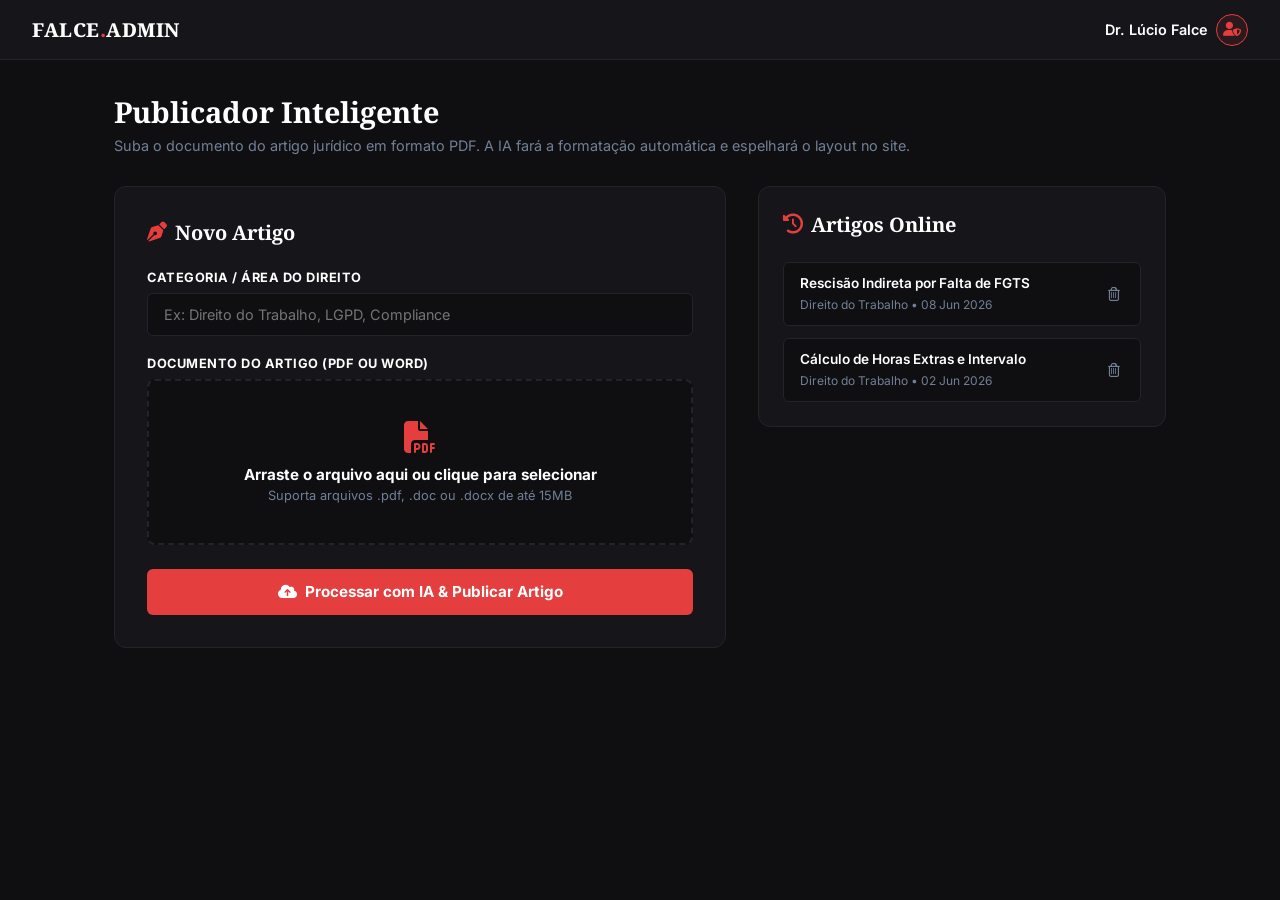
<file: admin.html>
<!DOCTYPE html>
<html lang="pt-BR">
<head>
  <meta charset="UTF-8">
  <meta name="viewport" content="width=device-width, initial-scale=1.0">
  <title>Painel Administrativo | Falce Advocacia</title>
  
  <link rel="preconnect" href="https://fonts.googleapis.com">
  <link rel="preconnect" href="https://fonts.gstatic.com" crossorigin>
  <link href="https://fonts.googleapis.com/css2?family=Inter:wght@400;500;600;700&family=Noto+Serif:wght@700;800&display=swap" rel="stylesheet">
  
  <link rel="stylesheet" href="https://cdnjs.cloudflare.com/ajax/libs/font-awesome/6.4.0/css/all.min.css">

  <style>
    /* RESET E CONFIGURAÇÕES GERAIS BASEADAS NO SEU LAYOUT DARK */
    * {
      margin: 0;
      padding: 0;
      box-sizing: border-box;
      font-family: 'Inter', sans-serif;
    }

    body {
      background-color: #0f0f11;
      color: #cbd5e0;
      min-height: 100vh;
      display: flex;
      flex-direction: column;
    }

    /* TOP BAR DO PAINEL */
    .admin-header {
      background: #16161a;
      border-bottom: 1px solid #232329;
      height: 60px;
      width: 100%;
      padding: 0 2rem;
      display: flex;
      align-items: center;
      justify-content: space-between;
      position: sticky;
      top: 0;
      z-index: 100;
    }

    .admin-logo {
      font-family: 'Noto Serif', serif;
      font-weight: 800;
      color: #ffffff;
      font-size: 1.2rem;
      letter-spacing: 0.5px;
    }

    .admin-logo span {
      color: #e53e3e;
    }

    .user-info {
      display: flex;
      align-items: center;
      gap: 0.5rem;
      font-size: 0.9rem;
      color: #ffffff;
      font-weight: 600;
    }

    .user-avatar {
      width: 32px;
      height: 32px;
      border-radius: 50%;
      background: rgba(229, 62, 62, 0.1);
      border: 1px solid #e53e3e;
      display: flex;
      align-items: center;
      justify-content: center;
      color: #e53e3e;
    }

    /* CONTAINER PRINCIPAL DO PAINEL */
    .admin-container {
      flex: 1;
      width: 100%;
      max-width: 1100px;
      margin: 2rem auto;
      padding: 0 1.5rem;
    }

    .panel-headline {
      margin-bottom: 2rem;
    }

    .panel-headline h1 {
      font-family: 'Noto Serif', serif;
      font-weight: 700;
      color: #ffffff;
      font-size: 1.8rem;
      margin-bottom: 0.35rem;
    }

    .panel-headline p {
      font-size: 0.9rem;
      color: #718096;
    }

    /* GRID DE TRABALHO */
    .panel-grid {
      display: grid;
      grid-template-columns: 1.5fr 1fr;
      gap: 2rem;
    }

    @media (max-width: 900px) {
      .panel-grid {
        grid-template-columns: 1fr;
      }
    }

    /* CARD DO FORMULÁRIO DE UPLOAD */
    .upload-card {
      background: #16161a;
      border: 1px solid #232329;
      border-radius: 12px;
      padding: 2rem;
    }

    .card-title {
      font-family: 'Noto Serif', serif;
      font-weight: 700;
      font-size: 1.25rem;
      color: #ffffff;
      margin-bottom: 1.5rem;
      display: flex;
      align-items: center;
      gap: 0.5rem;
    }

    .card-title i {
      color: #e53e3e;
    }

    .form-group {
      margin-bottom: 1.25rem;
    }

    .form-label {
      display: block;
      font-size: 0.8rem;
      font-weight: 700;
      color: #ffffff;
      text-transform: uppercase;
      letter-spacing: 0.5px;
      margin-bottom: 0.5rem;
    }

    .admin-input {
      width: 100%;
      background: #0f0f11;
      border: 1px solid #232329;
      border-radius: 6px;
      padding: 0.75rem 1rem;
      color: #ffffff;
      font-size: 0.9rem;
      transition: border-color 0.2s;
    }

    .admin-input:focus {
      border-color: #e53e3e;
      outline: none;
    }

    /* ÁREA DROPZONE PREMIUM PARA O PDF */
    .dropzone-area {
      border: 2px dashed #232329;
      background: #0f0f11;
      border-radius: 8px;
      padding: 2.5rem 1.5rem;
      text-align: center;
      cursor: pointer;
      transition: all 0.2s ease-in-out;
      position: relative;
    }

    .dropzone-area:hover, .dropzone-area.dragover {
      border-color: #e53e3e;
      background: rgba(229, 62, 62, 0.02);
    }

    .dropzone-icon {
      font-size: 2rem;
      color: #e53e3e;
      margin-bottom: 0.75rem;
    }

    .dropzone-text h4 {
      color: #ffffff;
      font-size: 0.95rem;
      margin-bottom: 0.25rem;
    }

    .dropzone-text p {
      font-size: 0.8rem;
      color: #718096;
    }

    /* Oculta o input file nativo feio */
    .file-input-hidden {
      position: absolute;
      top: 0;
      left: 0;
      width: 100%;
      height: 100%;
      opacity: 0;
      cursor: pointer;
    }

    /* Arquivo selecionado feedback container */
    .file-status {
      display: none;
      margin-top: 1rem;
      background: rgba(255, 255, 255, 0.02);
      border: 1px solid #232329;
      padding: 0.5rem 1rem;
      border-radius: 6px;
      align-items: center;
      justify-content: space-between;
      font-size: 0.85rem;
    }

    .file-status span {
      color: #cbd5e0;
      font-weight: 500;
    }

    .btn-publish {
      width: 100%;
      background: #e53e3e;
      color: #ffffff;
      border: none;
      border-radius: 6px;
      padding: 0.85rem;
      font-size: 0.95rem;
      font-weight: 700;
      cursor: pointer;
      display: flex;
      align-items: center;
      justify-content: center;
      gap: 0.5rem;
      margin-top: 1.5rem;
      transition: background 0.2s;
    }

    .btn-publish:hover {
      background: #c53030;
    }

    /* HISTÓRICO DE ARTIGOS LATERAIS */
    .history-card {
      background: #16161a;
      border: 1px solid #232329;
      border-radius: 12px;
      padding: 1.5rem;
      height: fit-content;
    }

    .articles-list {
      display: flex;
      flex-direction: column;
      gap: 0.75rem;
    }

    .article-item {
      background: #0f0f11;
      border: 1px solid #232329;
      border-radius: 6px;
      padding: 0.75rem 1rem;
      display: flex;
      align-items: center;
      justify-content: space-between;
    }

    .article-info h4 {
      color: #ffffff;
      font-size: 0.85rem;
      font-weight: 600;
      margin-bottom: 0.15rem;
      white-space: nowrap;
      overflow: hidden;
      text-overflow: ellipsis;
      max-width: 240px;
    }

    .article-info span {
      font-size: 0.75rem;
      color: #718096;
    }

    .btn-delete {
      background: transparent;
      border: none;
      color: #718096;
      cursor: pointer;
      padding: 0.25rem;
      transition: color 0.2s;
    }

    .btn-delete:hover {
      color: #e53e3e;
    }
  </style>
</head>
<body>

  <header class="admin-header">
    <div class="admin-logo">FALCE<span>.</span>ADMIN</div>
    <div class="user-info">
      <span>Dr. Lúcio Falce</span>
      <div class="user-avatar">
        <i class="fas fa-user-shield"></i>
      </div>
    </div>
  </header>

  <main class="admin-container">
    
    <div class="panel-headline">
      <h1>Publicador Inteligente</h1>
      <p>Suba o documento do artigo jurídico em formato PDF. A IA fará a formatação automática e espelhará o layout no site.</p>
    </div>

    <div class="panel-grid">
      
      <section class="upload-card">
        <h2 class="card-title"><i class="fas fa-pen-nib"></i> Novo Artigo</h2>
        
        <form id="admin-publish-form">
          
          <div class="form-group">
            <label class="form-label" for="article-category">Categoria / Área do Direito</label>
            <input type="text" id="article-category" class="admin-input" placeholder="Ex: Direito do Trabalho, LGPD, Compliance" required>
          </div>

          <div class="form-group">
            <label class="form-label">Documento do Artigo (PDF ou Word)</label>
            <div class="dropzone-area" id="dropzone">
              <i class="fas fa-file-pdf dropzone-icon"></i>
              <div class="dropzone-text">
                <h4>Arraste o arquivo aqui ou clique para selecionar</h4>
                <p>Suporta arquivos .pdf, .doc ou .docx de até 15MB</p>
              </div>
              <input type="file" id="article-file" class="file-input-hidden" accept=".pdf,.doc,.docx" required>
            </div>
            
            <div class="file-status" id="fileStatus">
              <span id="fileName"><i class="fas fa-paperclip" style="color: #e53e3e; margin-right: 5px;"></i> nenhum_arquivo.pdf</span>
              <button type="button" class="btn-delete" id="btnRemoveFile" title="Remover arquivo"><i class="fas fa-times"></i></button>
            </div>
          </div>

          <button type="submit" class="btn-publish">
            <i class="fas fa-cloud-upload-alt"></i> Processar com IA & Publicar Artigo
          </button>

        </form>
      </section>

      <section class="history-card">
        <h2 class="card-title"><i class="fas fa-history"></i> Artigos Online</h2>
        
        <div class="articles-list">
          <div class="article-item">
            <div class="article-info">
              <h4>Rescisão Indireta por Falta de FGTS</h4>
              <span>Direito do Trabalho • 08 Jun 2026</span>
            </div>
            <button class="btn-delete" title="Excluir Artigo"><i class="far fa-trash-alt"></i></button>
          </div>

          <div class="article-item">
            <div class="article-info">
              <h4>Cálculo de Horas Extras e Intervalo</h4>
              <span>Direito do Trabalho • 02 Jun 2026</span>
            </div>
            <button class="btn-delete" title="Excluir Artigo"><i class="far fa-trash-alt"></i></button>
          </div>
        </div>
      </section>

    </div>
  </main>

  <script>
    const fileInput = document.getElementById('article-file');
    const dropzone = document.getElementById('dropzone');
    const fileStatus = document.getElementById('fileStatus');
    const fileNameSpan = document.getElementById('fileName');
    const btnRemoveFile = document.getElementById('btnRemoveFile');
    const form = document.getElementById('admin-publish-form');

    // Mostra o nome do arquivo quando selecionado
    fileInput.addEventListener('change', function(e) {
      if (fileInput.files.length > 0) {
        showFile(fileInput.files[0].name);
      }
    });

    // Efeito Visual de Drag & Drop
    ['dragenter', 'dragover'].forEach(eventName => {
      dropzone.addEventListener(eventName, () => dropzone.classList.add('dragover'), false);
    });
    ['dragleave', 'drop'].forEach(eventName => {
      dropzone.addEventListener(eventName, () => dropzone.classList.remove('dragover'), false);
    });

    // Remove o arquivo selecionado
    btnRemoveFile.addEventListener('click', function() {
      fileInput.value = ""; // Limpa o input
      fileStatus.style.display = "none"; // Oculta barra
      dropzone.style.display = "block"; // Reexibe dropzone
    });

    function showFile(name) {
      fileNameSpan.innerHTML = `<i class="fas fa-file-pdf" style="color: #e53e3e; margin-right: 8px;"></i> ${name}`;
      dropzone.style.display = "none";
      fileStatus.style.display = "flex";
    }

    // Evento de simulação do envio (Onde a mágica do banco rodará no futuro)
    form.addEventListener('submit', function(e) {
      e.preventDefault();
      
      const category = document.getElementById('article-category').value;
      const file = fileInput.files[0];

      // Alerta de teste para ver o funcionamento do Front
      alert(`Sucesso no Teste!\n\nArquivo: "${file.name}" capturado.\nCategoria: "${category}" salva.\n\nPronto para enviar ao banco de dados ou via Webhook para a IA processar!`);
      
      // Reseta o formulário pós-envio
      form.reset();
      fileStatus.style.display = "none";
      dropzone.style.display = "block";
    });
  </script>
</body>
</html>
</file>
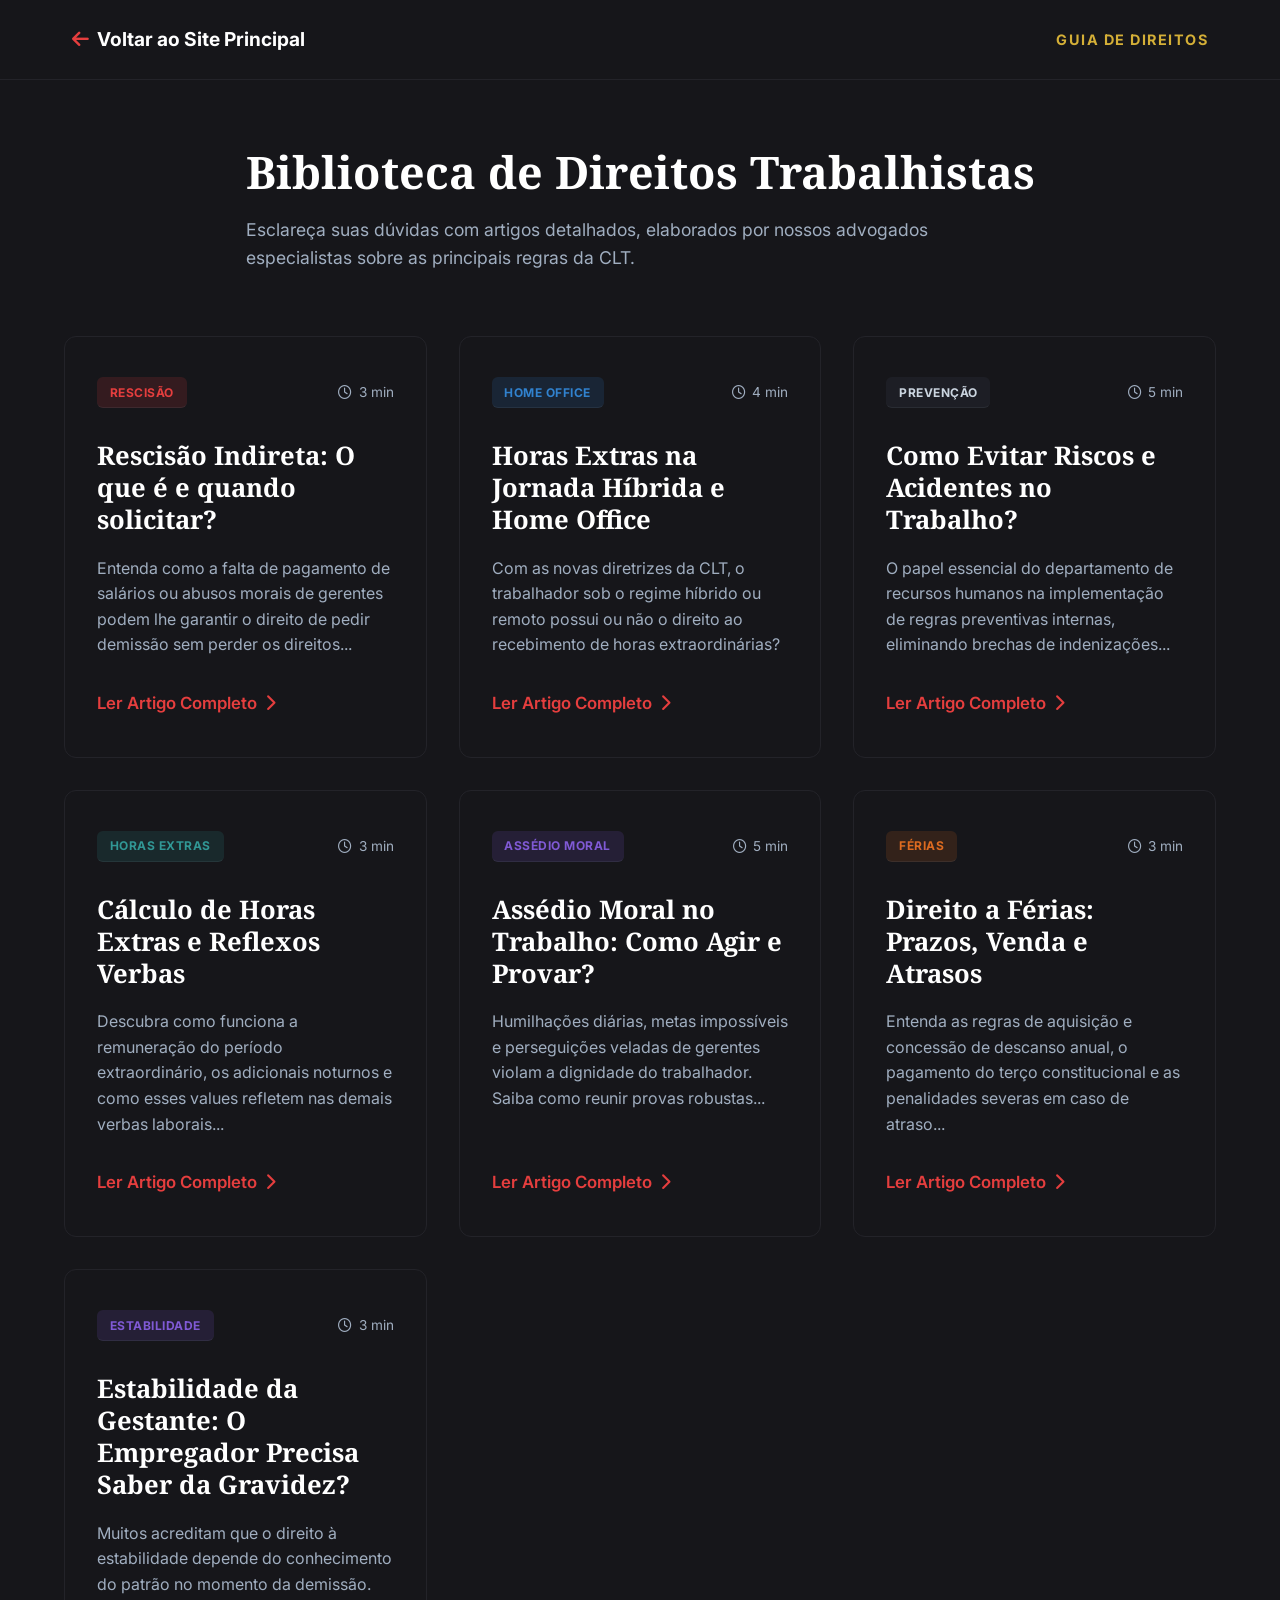
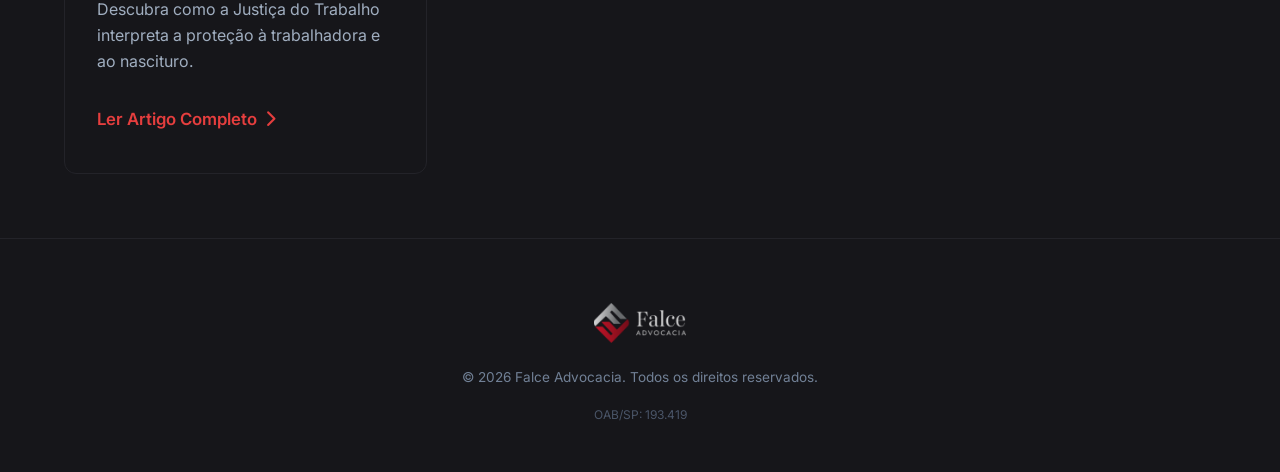
<file: guia-de-direitos.html>
<!DOCTYPE html>
<html lang="pt-BR">

<head>
  <meta charset="UTF-8">
  <meta name="viewport" content="width=device-width, initial-scale=1.0">
  <meta name="description"
    content="Guia Completo de Direitos Trabalhistas - Falce Advocacia. Base de conhecimento dedicada a esclarecer dúvidas de trabalhadores e empresas.">
  <title>Guia de Direitos Trabalhistas | Falce Advocacia</title>

  <link rel="icon" type="image/svg+xml" href="logo_vector.svg">
  <link rel="preconnect" href="https://fonts.googleapis.com">
  <link rel="preconnect" href="https://fonts.gstatic.com" crossorigin>
  <link href="https://fonts.googleapis.com/css2?family=Inter:wght@400;600;700&family=Outfit:wght@600;700&display=swap"
    rel="stylesheet">
  <link href="https://fonts.googleapis.com/css2?family=Noto+Serif:ital,wght@0,100..900;1,100..900&display=swap"
    rel="stylesheet">
  <link rel="stylesheet" href="https://cdnjs.cloudflare.com/ajax/libs/font-awesome/6.4.0/css/all.min.css">
  <link rel="stylesheet" href="css/style.css">

  <style>
    /* ==================== ESTILO BASE DO MODAL (DESKTOP) ==================== */
    body.modal-open {
      overflow: hidden !important;
      height: 100vh !important;
      /* Força a página de trás a ter o tamanho exato da tela */
      touch-action: none;
      /* Desativa gestos de toque no corpo principal */
    }

    .modal-backdrop {
      position: fixed;
      top: 0;
      left: 0;
      width: 100vw;
      height: 100vh;
      background: rgba(0, 0, 0, 0.85);
      backdrop-filter: blur(6px);
      z-index: 999999 !important;
      display: block !important;
      pointer-events: none;
      opacity: 0;
      overflow-y: auto;
      padding: 2rem 1rem;
      box-sizing: border-box;
      transition: opacity 0.3s ease;
    }

    .modal-backdrop.is-active {
      opacity: 1;
      pointer-events: auto;
    }

    /* Largura expandida no Desktop para o texto não ficar espremido */
    .modal-backdrop .modal-card {
      background: #16161a;
      border: 1px solid #232329;
      width: 100%;
      max-width: 960px;
      /* Aumentado de 720px para 960px para melhor leitura */
      border-radius: 12px;
      padding: 2.5rem;
      margin: 2rem auto;
      box-sizing: border-box;
      text-align: left;
      position: relative;
      opacity: 0;
      transform: translateY(-30px);
      transition: transform 0.35s cubic-bezier(0.16, 1, 0.3, 1), opacity 0.35s ease;
    }

    /* Libera o toque e o scroll apenas e estritamente dentro da caixinha do modal */
    .modal-backdrop.is-active .modal-card {
      opacity: 1;
      transform: translateY(0);
      touch-action: pan-y !important;
      /* Permite o arrastar nativo para cima e para baixo apenas aqui dentro */
    }

    .modal-close {
      background: rgba(255, 255, 255, 0.05) !important;
      border: 1px solid #232329 !important;
      color: #ffffff !important;
      width: 40px;
      height: 40px;
      border-radius: 8px;
      cursor: pointer !important;
      display: flex !important;
      align-items: center;
      justify-content: center;
      font-size: 1.6rem;
      transition: all 0.2s ease;
    }

    .modal-close:hover {
      background: #e53e3e !important;
      border-color: #e53e3e !important;
    }

    .mobile-drag-handle {
      display: none;
    }

    /* Estilos das subseções internas do modal */
    .modal-ui-header {
      display: flex;
      align-items: center;
      justify-content: space-between;
      border-bottom: 1px solid #232329;
      padding-bottom: 1rem;
      margin-bottom: 1.5rem;
    }

    .modal-section-badge {
      color: #d4af37;
      font-size: 0.85rem;
      font-weight: 600;
      text-transform: uppercase;
      letter-spacing: 1px;
      display: flex;
      align-items: center;
      gap: 0.5rem;
    }

    .modal-meta-info {
      display: flex;
      align-items: center;
      gap: 1rem;
      margin-bottom: 1rem;
      justify-content: flex-start;
    }

    .modal-duration {
      color: #e2e8f0;
      font-size: 0.85rem;
      display: flex;
      align-items: center;
      gap: 0.4rem;
    }

    .modal-title {
      font-size: 2rem;
      font-weight: 700;
      color: #fff;
      line-height: 1.3;
      margin-bottom: 1rem;
      text-align: left;
    }

    .modal-author-bar {
      display: flex;
      align-items: center;
      gap: 0.6rem;
      margin-bottom: 1.5rem;
    }

    .modal-avatar {
      background: #e53e3e;
      color: #fff;
      width: 28px;
      height: 28px;
      border-radius: 50%;
      display: flex;
      align-items: center;
      justify-content: center;
      font-weight: 700;
      font-size: 0.85rem;
    }

    .modal-author-name {
      color: #e2e8f0;
      font-size: 0.9rem;
    }

    .author-status {
      color: #a0aec0;
    }

    .modal-body-content {
      color: #cbd5e0;
      font-size: 1rem;
      line-height: 1.6;
      text-align: left;
    }

    .modal-body-content h4 {
      color: #fff;
      font-size: 1.15rem;
      margin-top: 1.5rem;
      margin-bottom: 0.8rem;
    }

    .modal-highlight-box {
      border-left: 3px solid #e53e3e;
      padding-left: 1rem;
      font-style: italic;
      color: #edf2f7;
      margin-bottom: 1.5rem;
      font-size: 1.05rem;
    }

    .modal-bullet-list {
      list-style: none;
      padding: 0;
      display: flex;
      flex-direction: column;
      gap: 0.6rem;
      margin-bottom: 2rem;
    }

    .modal-bullet-list li {
      display: flex;
      align-items: flex-start;
      gap: 0.5rem;
    }

    .modal-bullet-list li::before {
      content: '>';
      font-weight: bold;
      margin-right: 0.5rem;
    }

    /* Cores de Destaque por ID do Modal */
    #art-rescisao .modal-highlight-box {
      border-left-color: #e53e3e;
    }

    #art-rescisao .modal-bullet-list li::before {
      color: #e53e3e;
    }

    #art-homeoffice .modal-highlight-box {
      border-left-color: #3182ce;
    }

    #art-homeoffice .modal-bullet-list li::before {
      color: #3182ce;
    }

    #art-prevencao .modal-highlight-box {
      border-left-color: #4a5568;
    }

    #art-prevencao .modal-bullet-list li::before {
      color: #4a5568;
    }

    #art-horasextras .modal-highlight-box {
      border-left-color: #319795;
    }

    #art-horasextras .modal-bullet-list li::before {
      color: #319795;
    }

    #art-assedio .modal-highlight-box {
      border-left-color: #805ad5;
    }

    #art-assedio .modal-bullet-list li::before {
      color: #805ad5;
    }

    #art-ferias .modal-highlight-box {
      border-left-color: #dd6b20;
    }

    #art-ferias .modal-bullet-list li::before {
      color: #dd6b20;
    }

    .modal-cta-box {
      border-top: 1px solid #232329;
      padding-top: 1.5rem;
      text-align: center;
    }

    .modal-cta-inline-wrapper {
      display: flex;
      align-items: center;
      justify-content: center;
      gap: 1.5rem;
      flex-wrap: wrap;
    }

    .modal-cta-text {
      color: #fff;
      font-weight: 500;
      margin: 0 !important;
      font-size: 1.05rem;
    }

    .btn-whatsapp-cta {
      display: inline-flex;
      align-items: center;
      gap: 0.5rem;
      background: #25D366;
      color: #fff;
      padding: 0.75rem 1.8rem;
      border-radius: 6px;
      text-decoration: none;
      font-weight: 600;
      transition: background-color 0.2s ease, transform 0.2s ease;
    }

    .btn-whatsapp-cta:hover {
      background-color: #128c7e;
      transform: translateY(-1px);
    }

    /* ==================== COMPORTAMENTO MOBILE APERFEIÇOADO (CELULAR) ==================== */
    @media (max-width: 768px) {
      .modal-backdrop {
        display: flex !important;
        align-items: flex-end !important;
        justify-content: center !important;
        padding: 0 !important;
        overflow-y: hidden !important;
        background: #0b0b0d !important;
        backdrop-filter: none !important;
        -webkit-backdrop-filter: none !important;
      }

      .modal-backdrop .modal-card {
        margin: 0 !important;
        max-width: 100% !important;
        width: 100% !important;
        border-radius: 24px 24px 0 0 !important;

        /* Ajustado o padding do topo para acomodar o cabeçalho fixo nativo */
        padding: 0 1.25rem 2.5rem 1.25rem !important;

        max-height: 85vh !important;
        overflow-y: auto !important;
        /* A rolagem acontece estritamente dentro do card */
        -webkit-overflow-scrolling: touch;

        transform: translateY(100%);
        opacity: 1;
        transition: transform 0.4s cubic-bezier(0.25, 1, 0.5, 1) !important;
        background: #16161a !important;
        box-sizing: border-box !important;
      }

      /* Barrinha decorativa de arrastar estilo iOS no topo absoluto do card */
      .mobile-drag-handle {
        display: block !important;
        width: 44px !important;
        height: 5px !important;
        background: #3f3f4e !important;
        border-radius: 3px !important;
        margin: 0.75rem auto 0.5rem auto !important;
        position: relative !important;
        z-index: 102 !important;
      }

      /* ==================== CONFIGURAÇÃO DO TOPO FIXO EM 52PX (CELULAR) ==================== */
      .modal-backdrop .modal-ui-header {
        position: sticky !important;
        /* Mantém a barra congelada no topo do scroll */
        top: 0 !important;
        background: #16161a !important;
        /* Fundo sólido para esconder o texto que passa por baixo */
        z-index: 101 !important;
        margin: 0 !important;
        padding: 0 !important;
        border-bottom: 1px solid #232329 !important;

        /* VALOR PERFEITO: Definido em 52px conforme seu cálculo para eliminar o bug */
        height: 52px !important;
        width: 100% !important;
        box-sizing: border-box !important;

        display: flex !important;
        align-items: center !important;
        /* Alinha o texto "Guia de Direitos" perfeitamente no centro vertical dos 52px */
        justify-content: flex-start !important;
        position: relative !important;
        /* Base rígida para o botão absoluto */
      }

      /* Texto "Guia de Direitos" */
      .modal-section-badge {
        display: inline-flex !important;
        align-items: center !important;
        gap: 0.5rem !important;
        color: #d4af37 !important;
        font-size: 0.85rem !important;
        font-weight: 700 !important;
        letter-spacing: 1px !important;
        margin: 0 !important;
        padding: 0 !important;
        line-height: 1 !important;
      }

      /* BOTÃO (X) TRAVADO E CENTRALIZADO NOS 52PX */
      .modal-close {
        position: absolute !important;

        /* CÁLCULO MATEMÁTICO: (52px de altura da barra - 32px do botão) / 2 = 10px para centralizar perfeito */
        top: 10px !important;
        right: 0 !important;
        /* Alinhado na borda direita da tela */

        width: 32px !important;
        height: 32px !important;
        border-radius: 50% !important;
        padding: 0 !important;
        margin: 0 !important;

        display: flex !important;
        align-items: center !important;
        justify-content: center !important;
        flex-shrink: 0 !important;

        background: rgba(255, 255, 255, 0.05) !important;
        border: 1px solid #232329 !important;
        color: #ffffff !important;
        cursor: pointer !important;

        font-size: 1.2rem !important;
        line-height: 1 !important;
        transform: none !important;
      }

      /* DESGRUDA A TAG DO TOP: Adiciona espaçamento na tag que fica logo abaixo da barra */
      .modal-backdrop .modal-meta-info {
        margin-top: 1.5rem !important;
        /* Empurra a tag (Ex: RESCISÃO) para baixo, dando respiro */
        display: flex !important;
        align-items: center !important;
        gap: 0.75rem !important;
        width: 100% !important;
      }

      /* Título do artigo */
      .modal-backdrop .modal-title {
        font-size: 1.5rem !important;
        line-height: 1.25 !important;
        margin-top: 0.75rem !important;
        margin-bottom: 1rem !important;
        text-align: left;
        width: 100%;
      }

      /* BLOCO DE DÚVIDAS COMPACTO E EM LINHA */
      .modal-cta-box {
        margin-top: 2rem;
        padding-top: 1.25rem;
        border-top: 1px solid #232329;
        width: 100%;
      }

      .modal-cta-inline-wrapper {
        display: flex !important;
        flex-direction: row !important;
        align-items: center !important;
        justify-content: space-between !important;
        gap: 1rem;
        width: 100%;
        text-align: left;
      }

      .modal-cta-text {
        font-size: 0.85rem !important;
        color: #a0aec0 !important;
        margin: 0 !important;
        line-height: 1.3 !important;
        max-width: 55%;
      }

      .modal-cta-box .btn-whatsapp-cta {
        display: inline-flex !important;
        align-items: center !important;
        gap: 0.4rem !important;
        width: auto !important;
        white-space: nowrap !important;
        padding: 0.55rem 1rem !important;
        font-size: 0.85rem !important;
        border-radius: 6px !important;
      }
    }
  </style>
</head>

<body class="bg-dark-slate"
  style="background: #0f0f12; color: #fff; font-family: 'Inter', sans-serif; margin: 0; padding: 0;">

  <!-- Header Simplificado para Foco de Leitura -->
  <header style="border-bottom: 1px solid #232329; padding: 1.5rem 0; background: #16161a;">
    <div
      style="max-width: 1200px; margin: 0 auto; padding: 0 2rem; display: flex; align-items: center; justify-content: space-between;">
      <a href="index.html"
        style="display: flex; align-items: center; gap: 0.5rem; text-decoration: none; color: #fff; font-weight: 700; font-size: 1.2rem;">
        <i class="fas fa-arrow-left" style="color: #e53e3e;"></i> Voltar ao Site Principal
      </a>
      <span class="rights-tagline" style="font-size: 0.9rem; font-weight: 600; letter-spacing: 1px;">GUIA DE
        DIREITOS</span>
    </div>
  </header>

  <!-- Conteúdo Principal -->
  <main class="container" style="max-width: 1200px; margin: 0 auto; padding: 4rem 2rem;">

    <div style="text-align: left; margin-bottom: 4rem;">
      <h1 style="font-family: 'Outfit', sans-serif; font-size: 2.8rem; margin: 0 0 1rem 0; color: #fff;">Biblioteca de
        Direitos Trabalhistas</h1>
      <p style="color: #a0aec0; font-size: 1.1rem; max-width: 700px; margin: 0; line-height: 1.6;">
        Esclareça suas dúvidas com artigos detalhados, elaborados por nossos advogados especialistas sobre as principais
        regras da CLT.
      </p>
    </div>

    <!-- Grid de Artigos Recalibrada para 3 Colunas no Desktop -->
    <div style="display: grid; grid-template-columns: repeat(auto-fit, minmax(320px, 1fr)); gap: 2rem; width: 100%;">

      <!-- Artigo 1 -->
      <article class="article-card px-aligned">
        <div class="article-meta-row">
          <span class="article-tag tag-red">RESCISÃO</span>
          <div class="read-time"><i class="far fa-clock"></i> 3 min</div>
        </div>
        <h3 class="article-card-title">Rescisão Indireta: O que é e quando solicitar?</h3>
        <p class="article-excerpt">Entenda como a falta de pagamento de salários ou abusos morais de gerentes podem lhe
          garantir o direito de pedir demissão sem perder os direitos...</p>
        <a href="#" data-modal-target="art-rescisao" class="btn-read-article"
          style="text-decoration: none; color: #e53e3e; font-weight: 600; display: inline-flex; align-items: center; gap: 0.5rem;">
          Ler Artigo Completo <i class="fas fa-chevron-right"></i>
        </a>
      </article>

      <!-- Artigo 2 -->
      <article class="article-card px-aligned">
        <div class="article-meta-row">
          <span class="article-tag tag-blue">HOME OFFICE</span>
          <div class="read-time"><i class="far fa-clock"></i> 4 min</div>
        </div>
        <h3 class="article-card-title">Horas Extras na Jornada Híbrida e Home Office</h3>
        <p class="article-excerpt">Com as novas diretrizes da CLT, o trabalhador sob o regime híbrido ou remoto possui
          ou não o direito ao recebimento de horas extraordinárias?</p>
        <a href="#" data-modal-target="art-homeoffice" class="btn-read-article"
          style="text-decoration: none; color: #e53e3e; font-weight: 600; display: inline-flex; align-items: center; gap: 0.5rem;">
          Ler Artigo Completo <i class="fas fa-chevron-right"></i>
        </a>
      </article>

      <!-- Artigo 3 -->
      <article class="article-card px-aligned">
        <div class="article-meta-row">
          <span class="article-tag tag-grey">PREVENÇÃO</span>
          <div class="read-time"><i class="far fa-clock"></i> 5 min</div>
        </div>
        <h3 class="article-card-title">Como Evitar Riscos e Acidentes no Trabalho?</h3>
        <p class="article-excerpt">O papel essencial do departamento de recursos humanos na implementação de regras
          preventivas internas, eliminando brechas de indenizações...</p>
        <a href="#" data-modal-target="art-prevencao" class="btn-read-article"
          style="text-decoration: none; color: #e53e3e; font-weight: 600; display: inline-flex; align-items: center; gap: 0.5rem;">
          Ler Artigo Completo <i class="fas fa-chevron-right"></i>
        </a>
      </article>

      <!-- Artigo 4 -->
      <article class="article-card px-aligned">
        <div class="article-meta-row">
          <span class="article-tag tag-teal">HORAS EXTRAS</span>
          <div class="read-time"><i class="far fa-clock"></i> 3 min</div>
        </div>
        <h3 class="article-card-title">Cálculo de Horas Extras e Reflexos Verbas</h3>
        <p class="article-excerpt">Descubra como funciona a remuneração do período extraordinário, os adicionais
          noturnos e como esses values refletem nas demais verbas laborais...</p>
        <a href="#" data-modal-target="art-horasextras" class="btn-read-article"
          style="text-decoration: none; color: #e53e3e; font-weight: 600; display: inline-flex; align-items: center; gap: 0.5rem;">
          Ler Artigo Completo <i class="fas fa-chevron-right"></i>
        </a>
      </article>

      <!-- Artigo 5 -->
      <article class="article-card px-aligned">
        <div class="article-meta-row">
          <span class="article-tag tag-purple">ASSÉDIO MORAL</span>
          <div class="read-time"><i class="far fa-clock"></i> 5 min</div>
        </div>
        <h3 class="article-card-title">Assédio Moral no Trabalho: Como Agir e Provar?</h3>
        <p class="article-excerpt">Humilhações diárias, metas impossíveis e perseguições veladas de gerentes violam a
          dignidade do trabalhador. Saiba como reunir provas robustas...</p>
        <a href="#" data-modal-target="art-assedio" class="btn-read-article"
          style="text-decoration: none; color: #e53e3e; font-weight: 600; display: inline-flex; align-items: center; gap: 0.5rem;">
          Ler Artigo Completo <i class="fas fa-chevron-right"></i>
        </a>
      </article>

      <!-- Artigo 6 -->
      <article class="article-card px-aligned">
        <div class="article-meta-row">
          <span class="article-tag tag-orange">FÉRIAS</span>
          <div class="read-time"><i class="far fa-clock"></i> 3 min</div>
        </div>
        <h3 class="article-card-title">Direito a Férias: Prazos, Venda e Atrasos</h3>
        <p class="article-excerpt">Entenda as regras de aquisição e concessão de descanso anual, o pagamento do terço
          constitucional e as penalidades severas em caso de atraso...</p>
        <a href="#" data-modal-target="art-ferias" class="btn-read-article"
          style="text-decoration: none; color: #e53e3e; font-weight: 600; display: inline-flex; align-items: center; gap: 0.5rem;">
          Ler Artigo Completo <i class="fas fa-chevron-right"></i>
        </a>
      </article>

      <!-- Artigo 7 -->
      <article id="estabilidade-gestante" class="article-card px-aligned">
        <div class="article-meta-row">
          <span class="article-tag tag-purple">ESTABILIDADE</span>
          <div class="read-time"><i class="far fa-clock"></i> 3 min</div>
        </div>
        <h3 class="article-card-title">Estabilidade da Gestante: O Empregador Precisa Saber da Gravidez?</h3>
        <p class="article-excerpt">Muitos acreditam que o direito à estabilidade depende do conhecimento do patrão no
          momento da demissão. Descubra como a Justiça do Trabalho interpreta a proteção à trabalhadora e ao nascituro.
        </p>
        <a href="#" data-modal-target="art-gestante" class="btn-read-article"
          style="text-decoration: none; color: #e53e3e; font-weight: 600; display: inline-flex; align-items: center; gap: 0.5rem;">
          Ler Artigo Completo <i class="fas fa-chevron-right"></i>
        </a>
      </article>

    </div>
  </main>


  <!-- Rodapé Premium Reduzido -->
  <footer
    style="padding: 4rem 0 3rem 0; border-top: 1px solid #232329; text-align: center; color: #718096; font-size: 0.85rem; background: #16161a;">
    <div
      style="max-width: 1200px; margin: 0 auto; padding: 0 2rem; display: flex; flex-direction: column; gap: 1rem; align-items: center;">
      <img src="logo falce.svg" alt="Falce Advocacia"
        style="height: 40px; width: auto; display: block; opacity: 0.8; margin-bottom: 0.5rem;">
      <p style="margin: 0;">&copy; 2026 Falce Advocacia. Todos os direitos reservados.</p>
      <p style="margin: 0; font-size: 0.75rem; color: #4a5568;">OAB/SP: 193.419</p>
    </div>
  </footer>


</body>

</html>
</file>
<file: css/style.css>
/* ==========================================================================
   DESIGN SYSTEM & VARIABLES - FALCE ADVOCACIA
   ========================================================================== */
:root {
  /* Color Palette */
  --bg-primary: #0e0e10;
  /* Ultra-premium dark obsidian background */
  --bg-secondary: #16161a;
  /* Sophisticated dark slate for cards & headers */
  --bg-tertiary: #1f1f25;
  /* Elevated light charcoal for hover states */
  --accent-red: #d92626;
  /* Radiant ruby red from the logo emblem */
  --accent-red-hover: #b31b1b;
  /* Dark crimson red for state changes */
  --accent-red-glow: rgba(219, 38, 38, 0.45);

  --silver-light: #f8fafc;
  --silver-medium: #cbd5e1;
  --silver-dark: #64748b;
  --text-white: #ffffff;
  --text-silver: #e2e8f0;
  --text-muted: #94a3b8;

  --gold-bronze: #c5a880;
  /* Muted elegant gold for traditional creds */

  --border-color: rgba(148, 163, 184, 0.1);
  --border-glow: rgba(219, 38, 38, 0.15);

  /* Fonts */
  --font-serif: 'Playfair Display', 'Georgia', serif;
  --font-sans: 'Inter', 'Outfit', sans-serif;

  /* Layout Options */
  --container-width: 1200px;
  --transition-smooth: all 0.4s cubic-bezier(0.16, 1, 0.3, 1);
  --border-radius-lg: 16px;
  --border-radius-md: 8px;
}

/* ==========================================================================
   RESET & SCROLLBAR
   ========================================================================== */
*,
*::before,
*::after {
  box-sizing: border-box;
  margin: 0;
  padding: 0;
}

/* Ativa o efeito de rolagem suave em todo o site */
html {
  scroll-behavior: smooth;
  font-size: 16px;
  color-scheme: dark;
}

body {
  background-color: var(--bg-primary);
  color: var(--text-silver);
  font-family: var(--font-sans);
  line-height: 1.6;
  overflow-x: hidden;
  -webkit-font-smoothing: antialiased;
}

a {
  color: inherit;
  text-decoration: none;
  transition: var(--transition-smooth);
}

button,
input,
select,
textarea {
  font-family: inherit;
  font-size: inherit;
  color: inherit;
  background: none;
  border: none;
  outline: none;
}

button {
  cursor: pointer;
}

ul {
  list-style: none;
}

/* Custom Premium Scrollbar */
::-webkit-scrollbar {
  width: 10px;
}

::-webkit-scrollbar-track {
  background: var(--bg-primary);
}

::-webkit-scrollbar-thumb {
  background: var(--bg-secondary);
  border: 2px solid var(--bg-primary);
  border-radius: var(--border-radius-md);
}

::-webkit-scrollbar-thumb:hover {
  background: var(--accent-red);
}

/* ==========================================================================
   LAYOUT & CONTAINER UTILITIES
   ========================================================================== */
.container {
  width: 100%;
  max-width: var(--container-width);
  margin: 0 auto;
  padding: 0 24px;
}

.section-padding {
  padding: 120px 0;
}

.bg-dark-slate {
  background-color: var(--bg-secondary);
}

.text-center {
  text-align: center;
}

.text-gradient-silver {
  background: linear-gradient(135deg, #ffffff 30%, #cbd5e1 70%, #94a3b8 100%);
  -webkit-background-clip: text;
  -webkit-text-fill-color: transparent;
  display: inline;
}

/* ==========================================================================
   PREMIUM GLASSMORPHISM & CARD EFFECTS
   ========================================================================== */
.glass-effect {
  background: rgba(22, 22, 26, 0.7);
  backdrop-filter: blur(12px);
  -webkit-backdrop-filter: blur(12px);
  border: 1px solid var(--border-color);
}

/* ==========================================================================
   BUTTONS SYSTEM
   ========================================================================== */
.btn {
  display: inline-flex;
  align-items: center;
  justify-content: center;
  gap: 10px;
  padding: 14px 28px;
  font-size: 0.95rem;
  font-weight: 600;
  border-radius: var(--border-radius-md);
  transition: var(--transition-smooth);
  letter-spacing: 0.5px;
}

.btn-red {
  background-color: var(--accent-red);
  color: var(--text-white);
  box-shadow: 0 4px 14px rgba(217, 38, 38, 0.2);
}

.btn-red:hover {
  background-color: var(--accent-red-hover);
  transform: translateY(-2px);
  box-shadow: 0 6px 20px var(--accent-red-glow);
}

.btn-red-glow {
  background-color: var(--accent-red);
  color: var(--text-white);
  animation: pulse-glow 3s infinite;
}

.btn-hero-primary {
  display: inline-flex;
  align-items: center;
  justify-content: center;
  gap: 10px;
  padding: 0.9rem 2rem;
  font-size: 1rem;
  font-weight: 600;
  border-radius: 8px;
  background-color: var(--accent-red);
  color: var(--text-white);
  box-shadow: 0 4px 14px rgba(217, 38, 38, 0.2);
  transition: var(--transition-smooth);
  letter-spacing: 0.5px;
}

.btn-hero-primary:hover {
  background-color: var(--accent-red-hover);
  transform: translateY(-2px);
  box-shadow: 0 6px 20px var(--accent-red-glow);
}

.btn-outline {
  border: 1px solid rgba(255, 255, 255, 0.15);
  color: var(--text-white);
}

.btn-outline:hover {
  background-color: rgba(255, 255, 255, 0.05);
  border-color: rgba(255, 255, 255, 0.3);
  transform: translateY(-2px);
}

.btn-block {
  display: flex;
  width: 100%;
}

@keyframes pulse-glow {
  0% {
    box-shadow: 0 0 0 0 rgba(217, 38, 38, 0.4);
  }

  70% {
    box-shadow: 0 0 0 10px rgba(217, 38, 38, 0);
  }

  100% {
    box-shadow: 0 0 0 0 rgba(217, 38, 38, 0);
  }
}

/* ==========================================================================
   NAVIGATION BAR (HEADER)
   ========================================================================== */
.main-header {
  position: fixed;
  top: 0;
  left: 0;
  width: 100%;
  z-index: 1000;
  background: rgba(14, 14, 16, 0.75);
  backdrop-filter: blur(16px);
  -webkit-backdrop-filter: blur(16px);
  border-bottom: 1px solid var(--border-color);
  transition: var(--transition-smooth);
}

.main-header.scrolled {
  background: rgba(14, 14, 16, 0.95);
  padding: 10px 0;
  box-shadow: 0 10px 30px rgba(0, 0, 0, 0.5);
}

.header-container {
  display: flex;
  align-items: center;
  justify-content: space-between;
  max-width: var(--container-width);
  margin: 0 auto;
  padding: 20px 24px;
}

/* Logo Navigation */
.logo-link {
  display: flex;
  align-items: center;
  /* Centraliza a imagem da logo e os textos no mesmo eixo horizontal */
  gap: 0.75rem;
  text-decoration: none;
}

.logo-icon-wrapper {
  width: auto;
  height: auto;
  display: flex;
  align-items: center;
  justify-content: center;
}

.logo-icon-wrapper.size-small {
  width: auto;
  height: auto;
}

.logo-svg-nav {
  max-width: 100%;
  height: auto;
  filter: drop-shadow(0 2px 5px rgba(0, 0, 0, 0.3));
}

.logo-text-wrapper {
  display: flex;
  flex-direction: column;
}

.logo-title {
  font-family: var(--font-serif);
  font-size: 1.6rem;
  font-weight: 700;
  color: var(--text-white);
  line-height: 1;
}

.logo-title.text-white {
  color: var(--text-white);
}

.logo-subtitle {
  font-family: var(--font-sans);
  font-size: 0.55rem;
  font-weight: 600;
  letter-spacing: 5px;
  color: var(--text-muted);
  line-height: 1.5;
}

.logo-subtitle.tracking-wide {
  letter-spacing: 3px;
}

/* Navigation Links */
.nav-menu {
  display: flex;
  align-items: center;
}

.nav-list {
  display: flex;
  gap: 32px;
}

.nav-item {
  font-size: 0.9rem;
  font-weight: 500;
  color: var(--text-muted);
  position: relative;
  padding: 6px 0;
}

.nav-item:hover,
.nav-item.active {
  color: var(--text-white);
}

.nav-item::after {
  content: '';
  position: absolute;
  bottom: 0;
  left: 0;
  width: 0;
  height: 2px;
  background-color: var(--accent-red);
  transition: var(--transition-smooth);
}

.nav-item:hover::after,
.nav-item.active::after {
  width: 100%;
}

.header-actions {
  display: flex;
  align-items: center;
  gap: 16px;
}

.btn-nav {
  padding: 10px 20px;
  font-size: 0.85rem;
}

.mobile-toggle {
  display: none;
  flex-direction: column;
  gap: 5px;
  width: 24px;
}

.mobile-toggle .bar {
  width: 100%;
  height: 2px;
  background-color: var(--text-white);
  transition: var(--transition-smooth);
}

/* ==========================================================================
   HERO SECTION
   ========================================================================== */
.hero-section {
  position: relative;
  min-height: 95vh;
  display: flex;
  align-items: center;
  padding-top: 140px;
  padding-bottom: 80px;
  background: radial-gradient(circle at 10% 20%, rgba(26, 26, 30, 0.4) 0%, rgba(14, 14, 16, 1) 90%);
  overflow: hidden;
}

.hero-bg-overlay {
  position: absolute;
  top: 0;
  left: 0;
  width: 100%;
  height: 100%;
  background: radial-gradient(circle at 80% 30%, rgba(217, 38, 38, 0.08) 0%, transparent 50%);
  z-index: 1;
}

.hero-grid-pattern {
  position: absolute;
  top: 0;
  left: 0;
  width: 100%;
  height: 100%;
  background-image: radial-gradient(rgba(255, 255, 255, 0.02) 1px, transparent 0);
  background-size: 24px 24px;
  z-index: 1;
}

.hero-container {
  position: relative;
  z-index: 2;
  display: grid;
  grid-template-columns: 1.2fr 0.8fr;
  gap: 48px;
  align-items: center;
}

.hero-content {
  display: flex;
  flex-direction: column;
  align-items: flex-start;
}

.badge-experience {
  display: inline-flex;
  align-items: center;
  gap: 10px;
  background-color: rgba(197, 168, 128, 0.08);
  border: 1px solid rgba(197, 168, 128, 0.2);
  padding: 6px 16px;
  border-radius: 50px;
  margin-bottom: 24px;
}

.gold-badge-stars {
  color: var(--gold-bronze);
  font-size: 0.8rem;
  letter-spacing: 2px;
}

.badge-text {
  font-size: 0.75rem;
  font-weight: 600;
  text-transform: uppercase;
  color: var(--gold-bronze);
  letter-spacing: 1.5px;
}

.hero-title {
  font-family: var(--font-serif);
  font-size: 3.5rem;
  font-weight: 700;
  color: var(--text-white);
  line-height: 1.15;
  margin-bottom: 20px;
  letter-spacing: -0.5px;
}

.hero-description {
  font-size: 1.1rem;
  color: var(--text-muted);
  margin-bottom: 36px;
  max-width: 600px;
}

.hero-ctas {
  display: flex;
  gap: 16px;
  margin-bottom: 48px;
}

.hero-social-proof {
  display: flex;
  gap: 32px;
  border-top: 1px solid var(--border-color);
  padding-top: 32px;
  width: 100%;
}

.proof-item {
  display: flex;
  flex-direction: column;
}

.proof-number {
  font-family: var(--font-serif);
  font-size: 2rem;
  font-weight: 700;
  color: var(--text-white);
  line-height: 1.2;
}

.proof-label {
  font-size: 0.8rem;
  color: var(--text-muted);
}

.border-divider {
  border-left: 1px solid var(--border-color);
  border-right: 1px solid var(--border-color);
  padding: 0 32px;
}

/* Hero Visual / Glowing Emblem Card */
.hero-visual {
  position: relative;
  display: flex;
  justify-content: center;
  align-items: center;
}

.visual-glow-red {
  position: absolute;
  width: 300px;
  height: 300px;
  background-color: var(--accent-red);
  filter: blur(120px);
  opacity: 0.15;
  border-radius: 50%;
  z-index: 1;
}

.emblem-card {
  position: relative;
  z-index: 2;
  width: 100%;
  max-width: 360px;
  background: rgba(22, 22, 26, 0.65);
  backdrop-filter: blur(16px);
  -webkit-backdrop-filter: blur(16px);
  border: 1px solid rgba(255, 255, 255, 0.05);
  border-radius: var(--border-radius-lg);
  padding: 30px;
  box-shadow: 0 20px 50px rgba(0, 0, 0, 0.6);
  transition: var(--transition-smooth);
}

.emblem-card:hover {
  transform: translateY(-8px);
  border-color: var(--border-glow);
  box-shadow: 0 30px 60px rgba(217, 38, 38, 0.1);
}

.card-glass-header {
  display: flex;
  gap: 8px;
  margin-bottom: 30px;
}

.card-dot {
  width: 12px;
  height: 12px;
  border-radius: 50%;
  background-color: rgba(255, 255, 255, 0.05);
}

.card-dot.red {
  background-color: var(--accent-red);
}

.card-dot.grey {
  background-color: var(--text-muted);
}

.emblem-body {
  display: flex;
  flex-direction: column;
  align-items: center;
  text-align: center;
}

.emblem-svg {
  width: 140px;
  height: 140px;
  margin-bottom: 24px;
  filter: drop-shadow(0 8px 16px rgba(0, 0, 0, 0.4));
}

.emblem-card-title {
  font-family: var(--font-serif);
  font-size: 1.5rem;
  color: var(--text-white);
  margin-bottom: 4px;
}

.emblem-card-subtitle {
  font-size: 0.85rem;
  color: var(--text-muted);
  margin-bottom: 30px;
}

.emblem-footer {
  display: flex;
  align-items: center;
  gap: 8px;
  padding-top: 16px;
  border-top: 1px solid var(--border-color);
  width: 100%;
  justify-content: center;
}

.status-indicator-live {
  width: 8px;
  height: 8px;
  border-radius: 50%;
  background-color: #10b981;
  box-shadow: 0 0 10px #10b981;
  animation: pulse-live 2s infinite;
}

@keyframes pulse-live {
  0% {
    opacity: 0.4;
  }

  50% {
    opacity: 1;
  }

  100% {
    opacity: 0.4;
  }
}

.status-text {
  font-size: 0.75rem;
  font-weight: 500;
  color: var(--text-muted);
  text-transform: uppercase;
  letter-spacing: 0.5px;
}

/* Bottom Masking Wave */
.wave-shape-bottom {
  position: absolute;
  bottom: 0;
  left: 0;
  width: 100%;
  overflow: hidden;
  line-height: 0;
  transform: rotate(180deg);
}

.wave-shape-bottom svg {
  position: relative;
  display: block;
  width: calc(100% + 1.3px);
  height: 48px;
}

.wave-shape-bottom .shape-fill {
  fill: var(--bg-primary);
}

/* ==========================================================================
   SECTION COMMON HEADER Styling
   ========================================================================== */
.section-header {
  margin-bottom: 60px;
}

.section-tagline {
  font-size: 0.75rem;
  font-weight: 700;
  text-transform: uppercase;
  color: var(--accent-red);
  letter-spacing: 3px;
  margin-bottom: 12px;
  display: block;
}

.section-title {
  font-family: var(--font-serif);
  font-size: 2.5rem;
  font-weight: 700;
  color: var(--text-white);
  margin-bottom: 16px;
}

.section-subtitle {
  font-size: 1.05rem;
  color: var(--text-muted);
  max-width: 650px;
  margin: 0 auto;
}

/* ==========================================================================
   BIPARTITE TAB CONTROL
   ========================================================================== */
.tab-control-wrapper {
  display: inline-flex;
  background-color: var(--bg-secondary);
  padding: 6px;
  border-radius: 50px;
  border: 1px solid var(--border-color);
  margin-top: 36px;
}

.tab-btn {
  display: flex;
  align-items: center;
  gap: 10px;
  padding: 12px 30px;
  font-size: 0.9rem;
  font-weight: 600;
  border-radius: 50px;
  color: var(--text-muted);
  transition: var(--transition-smooth);
}

.tab-btn:hover {
  color: var(--text-white);
}

.tab-btn.active {
  background-color: var(--accent-red);
  color: var(--text-white);
  box-shadow: 0 4px 12px rgba(217, 38, 38, 0.25);
}

.tab-content-pane {
  display: none;
  animation: fade-in-scale 0.5s ease;
}

.tab-content-pane.active {
  display: block;
}

@keyframes fade-in-scale {
  from {
    opacity: 0;
    transform: scale(0.98) translateY(10px);
  }

  to {
    opacity: 1;
    transform: scale(1) translateY(0);
  }
}

/* ==========================================================================
   PRACTICE AREAS CARDS GRID
   ========================================================================== */
.practice-grid,
.practice-cards-grid {
  display: grid;
  grid-template-columns: repeat(auto-fit, minmax(260px, 1fr));
  gap: 24px;
}

.practice-card {
  background-color: var(--bg-secondary);
  border: 1px solid var(--border-color);
  border-radius: var(--border-radius-lg);
  padding: 36px;
  transition: var(--transition-smooth);
  display: flex;
  flex-direction: column;
  align-items: flex-start;
}

.practice-card:hover {
  transform: translateY(-6px);
  border-color: rgba(217, 38, 38, 0.2);
  box-shadow: 0 15px 35px rgba(0, 0, 0, 0.5), 0 0 30px rgba(217, 38, 38, 0.05);
}

.card-icon-box {
  width: 56px;
  height: 56px;
  border-radius: var(--border-radius-md);
  background-color: rgba(217, 38, 38, 0.06);
  border: 1px solid rgba(217, 38, 38, 0.15);
  color: var(--accent-red);
  display: flex;
  align-items: center;
  justify-content: center;
  font-size: 1.5rem;
  margin-bottom: 24px;
  transition: var(--transition-smooth);
}

.practice-card:hover .card-icon-box {
  background-color: var(--accent-red);
  color: var(--text-white);
  box-shadow: 0 0 15px var(--accent-red-glow);
  transform: scale(1.05);
}

.card-icon {
  width: 60px;
  height: 60px;
  background-color: var(--accent-red);
  color: var(--text-white);
  border-radius: 8px;
  font-size: 1.5rem;
  margin-bottom: 1.5rem;
  transition: transform 0.3s ease, background-color 0.3s ease;

  /* ELEMENTOS ADICIONADOS PARA CENTRALIZAÇÃO PERFEITA */
  display: flex;
  align-items: center;
  /* Centraliza verticalmente */
  justify-content: center;
  /* Centraliza horizontalmente */
}

.practice-card:hover .card-icon {
  background-color: var(--text-white);
  color: var(--accent-red);
  transform: translateY(-2px);
  box-shadow: 0 4px 20px var(--accent-red-glow);
}

.card-title {
  font-family: var(--font-serif);
  font-size: 1.3rem;
  color: var(--text-white);
  margin-bottom: 12px;
}

.card-body-text {
  font-size: 0.9rem;
  color: var(--text-muted);
  margin-bottom: 24px;
  flex-grow: 1;
}

.card-link {
  font-size: 0.85rem;
  font-weight: 600;
  color: var(--accent-red);
  display: flex;
  align-items: center;
  gap: 8px;
}

.card-link:hover {
  color: var(--text-white);
}

.card-link i {
  font-size: 0.75rem;
  transition: var(--transition-smooth);
}

.card-link:hover i {
  transform: translateX(4px);
}

/* ==========================================================================
   ABOUT THE OFFICE SECTION
   ========================================================================== */
.about-grid {
  display: grid;
  grid-template-columns: 0.9fr 1.1fr;
  gap: 60px;
  align-items: center;
}

.about-visual {
  position: relative;
}

.about-image-wrapper {
  position: relative;
  border-radius: var(--border-radius-lg);
  overflow: hidden;
  box-shadow: 0 20px 40px rgba(0, 0, 0, 0.5);
}

.about-img {
  width: 100%;
  height: 520px;
  object-fit: cover;
  display: block;
  filter: grayscale(10%) contrast(110%);
}

.about-image-wrapper::after {
  content: '';
  position: absolute;
  top: 0;
  left: 0;
  width: 100%;
  height: 100%;
  background: linear-gradient(to top, rgba(14, 14, 16, 0.75) 0%, transparent 60%);
}

.experience-seal {
  position: absolute;
  bottom: 30px;
  right: 30px;
  background-color: var(--bg-primary);
  border: 2px solid var(--gold-bronze);
  border-radius: 50%;
  width: 100px;
  height: 100px;
  display: flex;
  flex-direction: column;
  align-items: center;
  justify-content: center;
  z-index: 3;
  box-shadow: 0 10px 20px rgba(0, 0, 0, 0.5);
  animation: float-slow 4s ease-in-out infinite;
}

@keyframes float-slow {
  0% {
    transform: translateY(0px) rotate(0deg);
  }

  50% {
    transform: translateY(-8px) rotate(2deg);
  }

  100% {
    transform: translateY(0px) rotate(0deg);
  }
}

.seal-number {
  font-family: var(--font-serif);
  font-size: 1.8rem;
  font-weight: 700;
  color: var(--gold-bronze);
  line-height: 1;
}

.seal-text {
  font-size: 0.5rem;
  text-transform: uppercase;
  font-weight: 600;
  letter-spacing: 1px;
  color: var(--text-muted);
  text-align: center;
  line-height: 1.2;
}

.about-text-content {
  display: flex;
  flex-direction: column;
  align-items: flex-start;
}

.about-p {
  font-size: 1rem;
  color: var(--text-muted);
  margin-bottom: 20px;
}

.about-pillars {
  display: flex;
  flex-direction: column;
  gap: 24px;
  margin-top: 20px;
}

.pillar-item {
  display: flex;
  gap: 16px;
  align-items: flex-start;
}

.pillar-icon {
  font-size: 1.4rem;
  color: var(--accent-red);
  margin-top: 4px;
}

.pillar-title {
  font-size: 1rem;
  font-weight: 600;
  color: var(--text-white);
  margin-bottom: 4px;
}

.pillar-desc {
  font-size: 0.85rem;
  color: var(--text-muted);
}

/* ==========================================================================
   GUIDE OF RIGHTS (EVERGREEN ARTICLES)
   ========================================================================== */
.rights-grid {
  display: grid;
  grid-template-columns: repeat(auto-fit, minmax(300px, 1fr));
  gap: 30px;
}

.article-card {
  background-color: var(--bg-secondary);
  border: 1px solid var(--border-color);
  border-radius: var(--border-radius-lg);
  overflow: hidden;
  transition: var(--transition-smooth);
  display: flex;
  flex-direction: column;
}

.article-card:hover {
  transform: translateY(-6px);
  border-color: rgba(255, 255, 255, 0.1);
  box-shadow: 0 20px 40px rgba(0, 0, 0, 0.5);
}

.article-tag {
  background-color: var(--bg-tertiary);
  color: var(--text-white);
  font-size: 0.75rem;
  font-weight: 600;
  text-transform: uppercase;
  letter-spacing: 1px;
  padding: 8px 20px;
  border-bottom: 1px solid var(--border-color);
  align-self: flex-start;
}

.article-body {
  padding: 30px;
  display: flex;
  flex-direction: column;
  flex-grow: 1;
}

.article-card-title {
  font-family: var(--font-serif);
  font-size: 1.25rem;
  color: var(--text-white);
  margin-bottom: 12px;
  line-height: 1.3;
}

.article-excerpt {
  font-size: 0.88rem;
  color: var(--text-muted);
  margin-bottom: 24px;
  flex-grow: 1;
}

.btn-read-article {
  font-size: 0.85rem;
  font-weight: 600;
  color: var(--accent-red);
  display: inline-flex;
  align-items: center;
  gap: 8px;
  text-align: left;
  transition: var(--transition-smooth);
}

.btn-read-article:hover {
  color: var(--text-white);
}

/* ==========================================================================
   ARTICLE MODALS SYSTEM
   ========================================================================== */
.modal-backdrop {
  position: fixed;
  top: 0;
  left: 0;
  width: 100%;
  height: 100%;
  background-color: rgba(14, 14, 16, 0.85);
  backdrop-filter: blur(8px);
  -webkit-backdrop-filter: blur(8px);
  z-index: 2000;
  display: flex;
  align-items: center;
  justify-content: center;
  opacity: 0;
  pointer-events: none;
  transition: opacity 0.3s ease;
  padding: 24px;
}

.modal-backdrop.open {
  opacity: 1;
  pointer-events: auto;
}

.modal-card {
  background-color: var(--bg-secondary);
  border: 1px solid var(--border-color);
  border-radius: var(--border-radius-lg);
  max-width: 700px;
  width: 100%;
  max-height: 85vh;
  overflow-y: auto;
  position: relative;
  box-shadow: 0 30px 60px rgba(0, 0, 0, 0.8);
  transform: translateY(30px);
  transition: transform 0.4s cubic-bezier(0.16, 1, 0.3, 1);
}

.modal-backdrop.open .modal-card {
  transform: translateY(0);
}

.modal-close {
  position: absolute;
  top: 20px;
  right: 20px;
  font-size: 2rem;
  color: var(--text-muted);
  transition: var(--transition-smooth);
  width: 36px;
  height: 36px;
  display: flex;
  align-items: center;
  justify-content: center;
  border-radius: 50%;
  background-color: var(--bg-primary);
}

.modal-close:hover {
  color: var(--text-white);
  background-color: var(--accent-red);
}

.modal-header {
  padding: 40px 40px 20px 40px;
  border-bottom: 1px solid var(--border-color);
}

.modal-badge-tag {
  color: var(--accent-red);
  font-size: 0.75rem;
  font-weight: 700;
  text-transform: uppercase;
  letter-spacing: 2px;
  margin-bottom: 8px;
  display: block;
}

.modal-title {
  font-family: var(--font-serif);
  font-size: 1.8rem;
  color: var(--text-white);
}

.modal-body-content {
  padding: 30px 40px 40px 40px;
  font-size: 0.95rem;
  color: var(--text-muted);
}

.modal-body-content p {
  margin-bottom: 16px;
}

.modal-body-content h4 {
  font-family: var(--font-serif);
  font-size: 1.2rem;
  color: var(--text-white);
  margin-top: 24px;
  margin-bottom: 12px;
}

.modal-body-content ul,
.modal-body-content ol {
  margin-bottom: 20px;
  padding-left: 20px;
}

.modal-body-content li {
  margin-bottom: 8px;
}

.modal-cta-box {
  background-color: var(--bg-primary);
  border: 1px solid var(--border-color);
  border-radius: var(--border-radius-md);
  padding: 24px;
  margin-top: 30px;
  border-left: 4px solid var(--accent-red);
}

.modal-cta-box p {
  color: var(--text-white);
  font-size: 0.9rem;
  margin-bottom: 16px;
}

/* ==========================================================================
   GOOGLE REVIEWS SECTION
   ========================================================================== */
/* Container do resumo da nota do Google */
.google-rating-summary {
  display: flex;
  flex-direction: column;
  /* Organiza em linha vertical (Número em cima, Estrelas embaixo) */
  align-items: center;
  justify-content: center;
  gap: 0.2rem;
  /* Espaçamento ultra reduzido entre o número e as estrelas */
  margin-top: 0.5rem;
  margin-bottom: 2rem;
}

/* O Número 4.9 */
.rating-number {
  font-family: 'Outfit', 'Inter', sans-serif;
  font-size: 3rem;
  /* Tamanho de destaque imponente */
  font-weight: 700;
  color: #ffffff;
  line-height: 1;
  /* Remove folgas verticais da fonte */
  margin: 0;
}

/* As Estrelas Douradas coladas */
.rating-stars {
  color: #ff9800;
  /* Tom de ouro clássico do Google */
  font-size: 1.25rem;
  letter-spacing: 1px;
  /* Mantém as estrelas unidas entre si */
  line-height: 1;
  margin: 0;
}

.reviews-grid {
  display: grid;
  grid-template-columns: repeat(auto-fit, minmax(280px, 1fr));
  gap: 30px;
  margin-top: 48px;
}

.review-card {
  background-color: var(--bg-primary);
  border: 1px solid var(--border-color);
  border-radius: var(--border-radius-lg);
  padding: 30px;
  transition: var(--transition-smooth);
}

.review-card:hover {
  transform: translateY(-4px);
  border-color: rgba(255, 255, 255, 0.05);
}

.review-header {
  display: flex;
  align-items: center;
  gap: 14px;
  margin-bottom: 16px;
  position: relative;
}

.avatar {
  width: 44px;
  height: 44px;
  background-color: var(--bg-tertiary);
  color: var(--accent-red);
  font-weight: 700;
  font-size: 0.95rem;
  border-radius: 50%;
  display: flex;
  align-items: center;
  justify-content: center;
  border: 1px solid rgba(255, 255, 255, 0.05);
}

.review-name {
  font-size: 0.95rem;
  font-weight: 600;
  color: var(--text-white);
}

.review-profile {
  font-size: 0.75rem;
  color: var(--text-muted);
  display: block;
}

.google-g-icon {
  position: absolute;
  top: 0;
  right: 0;
  color: rgba(255, 255, 255, 0.15);
  font-size: 1.1rem;
}

.stars-card {
  color: #ffb800;
  font-size: 0.8rem;
  letter-spacing: 1px;
  margin-bottom: 12px;
}

.review-text {
  font-size: 0.85rem;
  color: var(--text-muted);
  font-style: italic;
  line-height: 1.5;
}

/* ==========================================================================
   CONSULTATION SCHEDULER LAYOUT
   ========================================================================== */
.scheduler-grid {
  display: grid;
  grid-template-columns: 0.9fr 1.1fr;
  gap: 60px;
  align-items: center;
}

.scheduler-intro {
  display: flex;
  flex-direction: column;
  align-items: flex-start;
}

.scheduler-p {
  font-size: 1rem;
  color: var(--text-muted);
  margin-bottom: 24px;
}

.benefit-list {
  display: flex;
  flex-direction: column;
  gap: 16px;
}

.benefit-item {
  display: flex;
  align-items: center;
  gap: 12px;
  font-size: 0.9rem;
}

.benefit-item i {
  color: var(--accent-red);
}

/* ==================== FORMULÁRIO DE AGENDAMENTO COMPACTO ==================== */
.booking-card {
  background: #16161a;
  border: 1px solid #232329;
  border-radius: 12px;
  padding: 1.5rem !important;
  width: 100%;
  max-width: 480px;
  margin: 0 auto;
  box-sizing: border-box;
}

.booking-card-title {
  font-size: 1.35rem !important;
  color: #ffffff;
  margin-bottom: 0.75rem;
}

.booking-divider {
  border: 0;
  border-top: 1px solid #232329;
  margin-bottom: 1.25rem;
}

.form-step-group {
  margin-bottom: 1.25rem;
}

.step-label {
  display: block;
  font-size: 0.8rem !important;
  font-weight: 700;
  color: #ffffff;
  text-transform: uppercase;
  letter-spacing: 0.5px;
  margin-bottom: 0.6rem;
}

/* GRIDS RESPONSIVOS */
.date-cards-grid {
  display: grid;
  grid-template-columns: repeat(5, 1fr);
  gap: 0.4rem;
}

/* Nova grade para exibir os horários de forma compacta (3 colunas) */
.hours-cards-grid {
  display: grid;
  grid-template-columns: repeat(3, 1fr);
  gap: 0.4rem;
}

.profile-cards-grid {
  display: grid;
  grid-template-columns: repeat(2, 1fr);
  gap: 0.5rem;
}

/* CARDS DE SELEÇÃO ENXUTOS */
.booking-selector-card {
  background: #0f0f11;
  border: 1px solid #232329;
  border-radius: 6px;
  padding: 0.5rem !important;
  text-align: center;
  color: #cbd5e0;
  cursor: pointer;
  transition: all 0.2s ease-in-out;
  display: flex;
  flex-direction: column;
  align-items: center;
  justify-content: center;
}

/* Estilo específico para o mini card de hora */
.hour-card {
  font-size: 0.85rem;
  font-weight: 600;
  padding: 0.6rem 0 !important;
}

.booking-selector-card:hover {
  border-color: rgba(229, 62, 62, 0.4);
}

.booking-selector-card.is-selected {
  border-color: #e53e3e !important;
  background: rgba(229, 62, 62, 0.04) !important;
  box-shadow: 0 0 10px rgba(229, 62, 62, 0.15);
  color: #ffffff;
}

/* Textos internos */
.card-top-text {
  font-size: 0.65rem;
  color: #718096;
  font-weight: 600;
  display: block;
}

.card-main-text {
  font-size: 1.05rem;
  font-weight: 700;
  display: block;
  margin-top: 1px;
}

.profile-icon-small {
  font-size: 1rem;
  margin-bottom: 0.25rem;
  color: #e53e3e;
}

.profile-cards-grid span {
  font-size: 0.8rem;
  font-weight: 600;
}

/* INPUTS */
.booking-text-input {
  width: 100%;
  background: #0f0f11 !important;
  border: 1px solid #232329 !important;
  border-radius: 6px !important;
  padding: 0.6rem 0.75rem !important;
  color: #ffffff !important;
  font-size: 0.85rem !important;
  box-sizing: border-box;
}

.booking-text-input:focus {
  border-color: #e53e3e !important;
  outline: none;
}

/* BOTÃO ENXUTO */
.btn-submit-booking {
  width: 100%;
  background: #e53e3e;
  color: #ffffff;
  border: none;
  border-radius: 6px;
  padding: 0.75rem !important;
  font-size: 0.9rem !important;
  font-weight: 700;
  cursor: pointer;
  display: flex;
  align-items: center;
  justify-content: center;
  gap: 0.5rem;
  margin-top: 1rem;
}

.btn-submit-booking:hover {
  background: #c53030;
}

.form-disclaimer {
  font-size: 0.65rem !important;
  color: #718096;
  text-align: center;
  margin-top: 0.6rem;
  line-height: 1.3;
}

/* RESPONSIVIDADE MOBILE */
@media (max-width: 480px) {
  .booking-card {
    padding: 1.25rem !important;
  }

  .date-cards-grid {
    gap: 0.25rem;
  }

  .card-main-text {
    font-size: 0.95rem;
  }

  .hours-cards-grid {
    grid-template-columns: repeat(3, 1fr);
    /* Mantém 3 colunas organizadas no celular */
    gap: 0.35rem;
  }
}


/* ==========================================================================
   CONTACT INFO & TWO COLUMN LAYOUT
   ========================================================================== */
.contact-panel-p {
  font-size: 1rem;
  color: var(--text-muted);
  margin-bottom: 30px;
}

/* Estrutura do Grid de Duas Colunas */
.contact-two-columns-layout {
  display: grid;
  grid-template-columns: 1fr 1fr;
  /* Divide a tela exatamente ao meio */
  gap: 3rem;
  align-items: stretch;
  /* Força o mapa a ter a exata mesma altura dos textos */
  width: 100%;
}

/* Coluna dos Textos */
.contact-info-panel-left {
  display: flex;
  flex-direction: column;
  justify-content: center;
  /* Centraliza verticalmente as informações em relação ao mapa */
}

.contact-details-stack {
  display: flex;
  flex-direction: column;
  gap: 2rem;
  /* Espaçamento equilibrado entre os blocos de informação */
}

/* Itens de contato individuais alinhados à esquerda */
.detail-item-modern {
  display: flex;
  align-items: flex-start;
  gap: 1.25rem;
  text-align: left;
}

.detail-icon-box {
  background: rgba(229, 62, 62, 0.1);
  color: #e53e3e;
  width: 46px;
  height: 46px;
  border-radius: 50%;
  display: flex;
  align-items: center;
  justify-content: center;
  font-size: 1.2rem;
  flex-shrink: 0;
  /* Impede o ícone de amassar se o texto for longo */
}

.detail-text-box {
  display: flex;
  flex-direction: column;
  gap: 0.25rem;
}

.detail-label {
  font-size: 0.8rem;
  font-weight: 700;
  color: #718096;
  letter-spacing: 1px;
  margin: 0;
  text-transform: uppercase;
}

.detail-val {
  font-size: 1.1rem;
  font-weight: 600;
  color: #ffffff;
  margin: 0;
  line-height: 1.4;
}

/* Coluna do Mapa */
.contact-map-panel-right {
  width: 100%;
  min-height: 400px;
  /* Altura mínima garantida para o mapa */
}

.maps-container-fluid {
  width: 100%;
  height: 100%;
  border-radius: 12px;
  overflow: hidden;
  border: 1px solid #232329;
}

/* Responsividade: Quebra para uma coluna em telas menores (Tablets e Mobile) */
@media (max-width: 900px) {
  .contact-two-columns-layout {
    grid-template-columns: 1fr;
    /* Vira uma única coluna */
    gap: 2.5rem;
  }

  .contact-map-panel-right {
    height: 350px;
    /* Define uma altura fixa excelente para o mobile */
  }
}

/* ==========================================================================
   FOOTER
   ========================================================================== */
.main-footer {
  background-color: #08080a;
  border-top: 1px solid var(--border-color);
  padding-top: 80px;
}

/* Redefinição do Grid do Rodapé para 3 colunas perfeitas */
.footer-grid-three-columns {
  display: grid;
  grid-template-columns: 1.5fr 1fr 1.2fr;
  /* Pesos visuais diferentes para equilibrar o texto maior na esquerda */
  gap: 4rem;
  /* Aumenta o recuo interno entre as colunas */
  padding-top: 4rem;
  padding-bottom: 4rem;
  align-items: flex-start;
  width: 100%;
}

/* Garante o comportamento responsivo em telas menores (tablets/celulares) */
@media (max-width: 900px) {
  .footer-grid-three-columns {
    grid-template-columns: 1fr;
    /* Vira uma coluna única linear e empilhada */
    gap: 2.5rem;
    text-align: left;
  }
}

.footer-brand-panel {
  display: flex;
  flex-direction: column;
  align-items: flex-start;
}

.footer-desc {
  font-size: 0.85rem;
  color: var(--text-muted);
  margin-top: 20px;
  margin-bottom: 24px;
}

.footer-social-links {
  display: flex;
  gap: 12px;
}

.footer-social-links a {
  width: 36px;
  height: 36px;
  border-radius: 50%;
  background-color: var(--bg-secondary);
  border: 1px solid var(--border-color);
  display: flex;
  align-items: center;
  justify-content: center;
  font-size: 0.9rem;
  color: var(--text-muted);
}

.footer-social-links a:hover {
  background-color: var(--accent-red);
  color: var(--text-white);
  border-color: var(--accent-red);
  box-shadow: 0 0 10px var(--accent-red-glow);
}

.footer-title {
  font-family: var(--font-serif);
  font-size: 1.1rem;
  color: var(--text-white);
  margin-bottom: 24px;
}

.footer-links-list {
  display: flex;
  flex-direction: column;
  gap: 12px;
}

.footer-links-list a {
  font-size: 0.85rem;
  color: var(--text-muted);
  display: flex;
  align-items: center;
  gap: 8px;
}

.footer-links-list a:hover {
  color: var(--text-white);
  padding-left: 4px;
}

.footer-links-list a i {
  font-size: 0.65rem;
  color: var(--accent-red);
}

.footer-credentials-p {
  font-size: 0.85rem;
  color: var(--text-muted);
  margin-bottom: 20px;
}

.credentials-box {
  display: flex;
  flex-direction: column;
  gap: 10px;
}

.badge-oab,
.badge-lgpd {
  display: inline-flex;
  align-items: center;
  gap: 8px;
  padding: 8px 16px;
  background-color: var(--bg-secondary);
  border: 1px solid var(--border-color);
  font-size: 0.78rem;
  font-weight: 500;
  border-radius: var(--border-radius-md);
  color: var(--text-white);
}

.badge-oab i {
  color: var(--gold-bronze);
}

.badge-lgpd i {
  color: #10b981;
}

.footer-bottom-bar {
  border-top: 1px solid var(--border-color);
  padding: 30px 0;
  font-size: 0.78rem;
  color: var(--text-muted);
}

.bottom-bar-container {
  display: flex;
  justify-content: space-between;
  align-items: center;
}

.bottom-bar-links {
  display: flex;
  gap: 20px;
}

.bottom-bar-links a:hover {
  color: var(--text-white);
}

/* ==========================================================================
   FLOATING TRIAGE CHATBOT & WHATSAPP WIDGET
   ========================================================================== */
.chatbot-container {
  position: fixed;
  bottom: 30px;
  right: 30px;
  z-index: 999;
}

.chatbot-toggle-btn {
  width: 60px;
  height: 60px;
  border-radius: 50%;
  background-color: #25d366;
  /* Standard WhatsApp Green */
  color: var(--text-white);
  display: flex;
  align-items: center;
  justify-content: center;
  font-size: 1.8rem;
  box-shadow: 0 10px 30px rgba(37, 211, 102, 0.35);
  position: relative;
  transition: var(--transition-smooth);
}

.chatbot-toggle-btn:hover {
  transform: scale(1.08) rotate(4deg);
  box-shadow: 0 12px 35px rgba(37, 211, 102, 0.5);
}

.pulse-indicator {
  position: absolute;
  top: 0;
  left: 0;
  width: 100%;
  height: 100%;
  border-radius: 50%;
  border: 2px solid #25d366;
  animation: pulse-ring 2.2s cubic-bezier(0.215, 0.61, 0.355, 1) infinite;
}

@keyframes pulse-ring {
  0% {
    transform: scale(0.95);
    opacity: 1;
  }

  100% {
    transform: scale(1.4);
    opacity: 0;
  }
}

.chatbot-badge-notification {
  position: absolute;
  top: -2px;
  right: -2px;
  background-color: var(--accent-red);
  color: var(--text-white);
  font-size: 0.7rem;
  font-weight: 700;
  width: 18px;
  height: 18px;
  border-radius: 50%;
  display: flex;
  align-items: center;
  justify-content: center;
  border: 2px solid var(--text-white);
}

/* Chatbot Panel Window */
.chatbot-window {
  position: absolute;
  bottom: 80px;
  right: 0;
  width: 360px;
  background-color: var(--bg-secondary);
  border: 1px solid var(--border-color);
  border-radius: var(--border-radius-lg);
  box-shadow: 0 20px 50px rgba(0, 0, 0, 0.6);
  overflow: hidden;
  display: flex;
  flex-direction: column;
  opacity: 0;
  pointer-events: none;
  transform: translateY(20px) scale(0.95);
  transform-origin: bottom right;
  transition: var(--transition-smooth);
  max-height: 500px;
  height: 80vh;
}

.chatbot-window.open {
  opacity: 1;
  pointer-events: auto;
  transform: translateY(0) scale(1);
}

.chatbot-header {
  background-color: var(--bg-primary);
  border-bottom: 1px solid var(--border-color);
  padding: 16px 20px;
  display: flex;
  align-items: center;
  justify-content: space-between;
}

.chatbot-header-profile {
  display: flex;
  align-items: center;
  gap: 12px;
}

.chatbot-avatar {
  width: 36px;
  height: 36px;
  border-radius: 50%;
  background-color: rgba(255, 255, 255, 0.05);
  color: var(--accent-red);
  display: flex;
  align-items: center;
  justify-content: center;
  font-size: 1.1rem;
  position: relative;
}

.active-status-dot {
  position: absolute;
  bottom: 0;
  right: 0;
  width: 8px;
  height: 8px;
  background-color: #10b981;
  border: 1.5px solid var(--bg-primary);
  border-radius: 50%;
}

.chatbot-name {
  font-size: 0.88rem;
  font-weight: 600;
  color: var(--text-white);
  line-height: 1.2;
}

.chatbot-status {
  font-size: 0.7rem;
  color: var(--text-muted);
}

.chatbot-close-btn {
  font-size: 1.5rem;
  color: var(--text-muted);
}

.chatbot-close-btn:hover {
  color: var(--text-white);
}

.chatbot-messages {
  flex-grow: 1;
  padding: 20px;
  overflow-y: auto;
  display: flex;
  flex-direction: column;
  gap: 16px;
  background-color: #0b0b0d;
}

.chat-msg {
  display: flex;
  width: 100%;
}

.chat-msg.bot {
  justify-content: flex-start;
}

.chat-msg.user {
  justify-content: flex-end;
}

.msg-bubble {
  max-width: 85%;
  padding: 12px 16px;
  font-size: 0.85rem;
  border-radius: 14px;
  line-height: 1.4;
}

.chat-msg.bot .msg-bubble {
  background-color: var(--bg-secondary);
  color: var(--text-silver);
  border-bottom-left-radius: 2px;
  border: 1px solid var(--border-color);
}

.chat-msg.user .msg-bubble {
  background-color: var(--accent-red);
  color: var(--text-white);
  border-bottom-right-radius: 2px;
}

.chat-options-group {
  display: flex;
  flex-direction: column;
  gap: 8px;
  margin-top: 12px;
  width: 100%;
}

.chat-opt-btn {
  background-color: var(--bg-primary);
  border: 1px solid var(--border-color);
  color: var(--text-white);
  padding: 8px 12px;
  font-size: 0.8rem;
  font-weight: 500;
  border-radius: var(--border-radius-md);
  text-align: left;
  transition: var(--transition-smooth);
}

.chat-opt-btn:hover {
  border-color: var(--accent-red);
  background-color: rgba(217, 38, 38, 0.03);
}

.chatbot-footer {
  padding: 12px 16px;
  background-color: var(--bg-primary);
  border-top: 1px solid var(--border-color);
  display: flex;
  gap: 10px;
}

.chatbot-input {
  flex-grow: 1;
  background-color: var(--bg-secondary);
  border: 1px solid var(--border-color);
  border-radius: 20px;
  padding: 8px 16px;
  font-size: 0.85rem;
  color: var(--text-white);
}

.chatbot-input:disabled {
  opacity: 0.5;
  cursor: not-allowed;
}

.chatbot-send-btn {
  color: var(--accent-red);
  font-size: 1.1rem;
}

.chatbot-send-btn:disabled {
  opacity: 0.4;
  cursor: not-allowed;
}

/* ==========================================================================
   ANIMATIONS & EFFECTS
   ========================================================================== */
.fade-in-up {
  opacity: 0;
  transform: translateY(30px);
  animation: fadeInUp 1s cubic-bezier(0.16, 1, 0.3, 1) forwards;
}

.fade-in-right {
  opacity: 0;
  transform: translateX(40px);
  animation: fadeInRight 1.2s cubic-bezier(0.16, 1, 0.3, 1) forwards;
}

.hero-ctas.fade-in-up {
  animation-delay: 0.2s;
}

.hero-social-proof.fade-in-up {
  animation-delay: 0.4s;
}

@keyframes fadeInUp {
  to {
    opacity: 1;
    transform: translateY(0);
  }
}

@keyframes fadeInRight {
  to {
    opacity: 1;
    transform: translateX(0);
  }
}


/* ==========================================================================
   RESPONSIVE DESIGN (MEDIA QUERIES)
   ========================================================================== */
@media (max-width: 1024px) {
  .hero-title {
    font-size: 2.8rem;
  }

  .about-grid,
  .scheduler-grid,
  .contact-grid {
    grid-template-columns: 1fr;
    gap: 40px;
  }

  .about-img {
    height: 400px;
  }

  .footer-grid {
    grid-template-columns: repeat(2, 1fr);
  }
}

@media (max-width: 768px) {
  .section-padding {
    padding: 80px 0;
  }

  /* Mobile Menu navigation toggle */
  .mobile-toggle {
    display: flex;
  }

  .nav-menu {
    position: fixed;
    top: 80px;
    left: -100%;
    width: 100%;
    height: calc(100vh - 80px);
    background-color: var(--bg-primary);
    transition: var(--transition-smooth);
    z-index: 998;
    border-top: 1px solid var(--border-color);
  }

  .nav-menu.open {
    left: 0;
  }

  .nav-list {
    flex-direction: column;
    padding: 40px;
    gap: 24px;
    width: 100%;
  }

  .nav-item {
    font-size: 1.1rem;
  }

  .header-actions .btn-nav {
    display: none;
    /* Hide top CTA to avoid clutter */
  }

  .hero-container {
    grid-template-columns: 1fr;
    text-align: center;
    gap: 40px;
  }

  .hero-content {
    align-items: center;
  }

  .hero-title {
    font-size: 2.2rem;
  }

  .hero-ctas {
    width: 100%;
    flex-direction: column;
  }

  .border-divider {
    padding: 0 16px;
  }

  .hero-social-proof {
    justify-content: center;
  }

  .tab-control-wrapper {
    flex-direction: column;
    width: 100%;
    border-radius: var(--border-radius-md);
  }

  .tab-btn {
    width: 100%;
    border-radius: var(--border-radius-md);
    justify-content: center;
  }

  .cal-date-btn {
    padding: 8px 4px;
  }

  .cal-day {
    font-size: 1rem;
  }

  .shifts-grid {
    grid-template-columns: 1fr;
  }

  .contact-form-panel {
    padding: 24px;
  }

  .form-row.split {
    grid-template-columns: 1fr;
  }

  .bottom-bar-container {
    flex-direction: column;
    gap: 16px;
    text-align: center;
  }
}

@media (max-width: 480px) {
  .footer-grid {
    grid-template-columns: 1fr;
  }

  .calendar-dates-row {
    grid-template-columns: repeat(5, 1fr);
  }

  .chatbot-window {
    width: 320px;
    bottom: 70px;
    right: -10px;
  }
}

/* ==========================================================================
   RIGHTS GUIDE (SEO EVERGREEN) SECTION STYLE
   ========================================================================== */

/* Container principal dos cards utilizando CSS Grid */
.rights-grid {
  display: grid;
  grid-template-columns: repeat(auto-fit, minmax(300px, 1fr));
  gap: 2rem;
  margin-top: 3rem;
}

/* Base do Card de Artigo - Premium Dark Theme */
.article-card.px-aligned {
  display: flex;
  flex-direction: column;
  align-items: flex-start;
  /* Alinha estritamente todos os blocos no início (esquerda) */
  text-align: left;
  /* Garante que as linhas de texto comecem à esquerda */
  background: #16161a;
  /* Tom escuro premium do site atual */
  border: 1px solid #232329;
  border-radius: 12px;
  padding: 2.5rem 2rem;
  /* Espaçamento interno confortável e idêntico em todas as bordas */
  box-sizing: border-box;
  cursor: default;
  transition: transform 0.3s cubic-bezier(0.16, 1, 0.3, 1), box-shadow 0.3s cubic-bezier(0.16, 1, 0.3, 1), border-color 0.3s ease;
}

.article-card.px-aligned:hover {
  transform: translateY(-4px);
  border-color: rgba(229, 62, 62, 0.3);
  box-shadow: 0 10px 20px rgba(0, 0, 0, 0.4), 0 0 30px rgba(229, 62, 62, 0.05);
}

/* Linha superior de metadados */
.article-meta-row {
  display: flex;
  align-items: center;
  justify-content: space-between;
  /* Mantém a tag na esquerda e o tempo na direita */
  width: 100%;
  margin-bottom: 2rem;
  /* Espaço seguro até o título */
}

/* Forçando o Título, o Parágrafo e o Botão a zerarem qualquer margem lateral interna */
.article-card.px-aligned .article-card-title,
.article-card.px-aligned .article-excerpt,
.article-card.px-aligned .btn-read-article {
  margin-left: 0 !important;
  padding-left: 0 !important;
  width: 100%;
}

/* Estilização dos textos internos */
.article-card.px-aligned .article-card-title {
  font-family: 'Outfit', 'Inter', sans-serif;
  font-size: 1.6rem;
  font-weight: 700;
  color: #ffffff;
  line-height: 1.3;
  margin-top: 0;
  margin-bottom: 1.2rem;
}

.article-card.px-aligned .article-excerpt {
  font-size: 1rem;
  color: #a0aec0;
  line-height: 1.6;
  margin-top: 0;
  margin-bottom: 2rem;
  /* Espaço até o botão de ação */
}

/* Botão "Ler Guia Completo" - Clicável e Perfeitamente Alinhado */
.article-card.px-aligned .btn-read-article {
  background: transparent;
  border: none;
  color: #e53e3e;
  /* Vermelho institucional */
  font-weight: 600;
  font-size: 1.05rem;
  cursor: pointer;
  display: inline-flex;
  align-items: center;
  gap: 0.5rem;
  justify-content: flex-start;
  /* Força o conteúdo do botão para a esquerda */
  transition: color 0.2s ease;
}

.article-card.px-aligned .btn-read-article:hover {
  color: #fc8181;
}

.article-card.px-aligned .btn-read-article i {
  transition: transform 0.2s ease;
}

.article-card.px-aligned .btn-read-article:hover i {
  transform: translateX(3px);
}

/* Estilo das Tags superiores */
.article-tag {
  padding: 0.35rem 0.8rem;
  font-size: 0.75rem;
  font-weight: 700;
  border-radius: 6px;
  letter-spacing: 0.5px;
  text-transform: uppercase;
}

.tag-red {
  background: rgba(229, 62, 62, 0.15);
  color: #e53e3e;
}

.tag-blue {
  background: rgba(49, 130, 206, 0.15);
  color: #3182ce;
}

.tag-purple {
  background: rgba(128, 90, 213, 0.15);
  color: #805ad5;
}

.tag-grey {
  background: rgba(74, 85, 104, 0.15);
  color: #cbd5e0;
}

.tag-teal {
  background: rgba(49, 151, 149, 0.15);
  color: #319795;
}

.tag-orange {
  background: rgba(221, 107, 32, 0.15);
  color: #dd6b20;
}

.read-time {
  color: #a0aec0;
  font-size: 0.85rem;
  display: flex;
  align-items: center;
  gap: 0.4rem;
}

/* Container do botão de visualização de todos os artigos */
.view-all-articles-container {
  text-align: center;
  margin-top: 3.5rem;
}

.view-all-articles-container .btn-outline {
  padding: 0.9rem 2.5rem;
  font-size: 1rem;
  display: inline-flex;
  align-items: center;
  gap: 0.6rem;
  border-radius: 8px;
  border: 1px solid var(--accent-red);
  background: transparent;
  color: var(--text-white);
  transition: var(--transition-smooth);
}

.view-all-articles-container .btn-outline:hover {
  background-color: var(--accent-red);
  color: var(--text-white);
  box-shadow: 0 4px 15px var(--accent-red-glow);
  transform: translateY(-2px);
}

.view-all-articles-container .btn-outline i {
  color: var(--accent-red);
  transition: var(--transition-smooth);
}

.view-all-articles-container .btn-outline-hover i {
  color: var(--text-white);
  transform: translateX(4px);
}

/* ==========================================================================
   GOOGLE REVIEWS SLIDER STYLE
   ========================================================================== */

/* Estrutura de contenção do Slider */
.reviews-slider-wrapper {
  position: relative;
  display: flex;
  align-items: center;
  width: 100%;
  margin-top: 3rem;
  padding: 0 3rem;
  /* Espaço nas laterais para as setas não cobrirem os cards */
  box-sizing: border-box;
}

/* Janela que esconde os cards que ficam de fora */
.reviews-slider-container {
  width: 100%;
  overflow: hidden;
}

/* Linha contínua que segura os cards e se move horizontalmente */
.reviews-slider-track {
  display: flex;
  gap: 2rem;
  transition: transform 0.4s cubic-bezier(0.25, 1, 0.5, 1);
  will-change: transform;
}

/* Garantindo tamanho fixo para os cards dentro do carrossel */
.reviews-slider-track .review-card {
  flex: 0 0 calc(33.333% - 1.34rem);
  /* Exibe exatamente 3 cards por vez em telas grandes */
  min-width: 300px;
  background: #16161a;
  border: 1px solid #232329;
  border-radius: 12px;
  padding: 2rem;
  box-sizing: border-box;
  text-align: left;
}

/* Responsividade do Slider para telas menores */
@media (max-width: 1024px) {
  .reviews-slider-track .review-card {
    flex: 0 0 calc(50% - 1rem);
    /* Exibe 2 cards em tablets */
  }
}

@media (max-width: 768px) {
  .reviews-slider-wrapper {
    padding: 0 1rem;
  }

  .reviews-slider-track .review-card {
    flex: 0 0 100%;
    /* Exibe 1 card por vez no mobile */
  }

  .slider-arrow {
    display: none;
    /* Em mobile puro, o scroll por arrasto de dedo é melhor */
  }

  .reviews-slider-container {
    overflow-x: auto;
    scroll-behavior: smooth;
  }
}

/* Estilização das Setas de Navegação */
.slider-arrow {
  position: absolute;
  top: 50%;
  transform: translateY(-50%);
  width: 45px;
  height: 45px;
  background: #1c1c22;
  border: 1px solid #2d2d38;
  color: #ffffff;
  border-radius: 50%;
  cursor: pointer;
  display: flex;
  align-items: center;
  justify-content: center;
  font-size: 1.1rem;
  z-index: 10;
  transition: all 0.3s ease;
}

.slider-arrow:hover {
  background: #e53e3e;
  border-color: #e53e3e;
  box-shadow: 0 0 12px rgba(229, 62, 62, 0.4);
}

.prev-arrow {
  left: 0;
}

.next-arrow {
  right: 0;
}

/* Correções finas de alinhamento interno da Review baseado na imagem */
.review-header {
  display: flex;
  align-items: center;
  gap: 1rem;
  margin-bottom: 1rem;
  position: relative;
  width: 100%;
}

.review-user-info {
  display: flex;
  flex-direction: column;
  text-align: left;
}

.google-g-icon {
  margin-left: auto;
  color: #4a5568;
}

.stars-card {
  color: #ff9800;
  margin-bottom: 1rem;
  text-align: left;
}

.review-text {
  color: #a0aec0;
  font-size: 0.95rem;
  line-height: 1.6;
  margin: 0;
}

/* Container do Emblema OAB Flutuante - Livre de Cortes e Fora da Imagem */
.oab-floating-badge {
  position: absolute;
  bottom: 30px;
  /* Distância sutil do rodapé da imagem */
  left: -50px;
  /* Empurra o selo para fora da imagem, invadindo o espaço escuro do site */
  background: #16161a;
  /* Fundo escuro idêntico ao site para manter a leitura nítida */
  border: 2px solid #d4af37;
  /* Borda dourada refinada */
  border-radius: 8px;
  padding: 0.8rem 1.2rem;
  display: flex;
  align-items: center;
  gap: 0.75rem;
  box-shadow: 0 15px 35px rgba(0, 0, 0, 0.8), 0 0 25px rgba(212, 175, 55, 0.2);
  z-index: 99;
  /* Garante prioridade total na frente de qualquer outra camada */

  /* Mantém a animação suave e elegante */
  animation: smoothFloat 3s ease-in-out infinite;
  will-change: transform;
}

/* Ícone de Balança */
.oab-floating-badge i {
  color: #d4af37;
  font-size: 1.3rem;
}

/* Texto OAB/SP: 193.419 */
.oab-number-text {
  font-family: 'Outfit', 'Inter', sans-serif;
  color: #d4af37;
  font-weight: 700;
  font-size: 1rem;
  letter-spacing: 0.5px;
  white-space: nowrap;
}

/* Regra matemática da animação para flutuação vertical suave */
@keyframes smoothFloat {
  0% {
    transform: translateY(0px);
  }

  50% {
    transform: translateY(-8px);
    /* Sobe suavemente 8 pixels no meio do ciclo */
  }

  100% {
    transform: translateY(0px);
  }
}

/* No mobile, traz o selo para dentro do layout para não gerar quebra de tela lateral horizontal */
@media (max-width: 768px) {
  .oab-floating-badge {
    bottom: 15px;
    left: 15px;
    padding: 0.6rem 1rem;
    border-width: 1px;
  }

  .oab-number-text {
    font-size: 0.9rem;
  }
}

/* ==================== TIPOGRAFIA DOS TÍTULOS (NOTO SERIF) ==================== */
h1,
h2,
h3,
h4,
.modal-title,
.booking-card-title {
  font-family: 'Noto Serif', serif !important;
  font-weight: 700 !important;
  /* Define o peso Bold ideal para leitura em telas escuras */
}

.modal-title,
h1 {
  font-weight: 800 !important;
}

/* ==================== REMOVER LINKS DOS CARDS DE SERVIÇO ==================== */
/* Substitua pelo nome da classe usada nessas frases vermelhas */
.cards-grid a.card-link,
.cards-grid .btn-link,
.cards-grid span[class*="link"] {
  display: none !important;
}

.card-link {
  display: none !important;
}

/* ==================== OTIMIZAÇÃO DA SEÇÃO DE AVALIAÇÕES ==================== */

/* 1. Compacta o contêiner geral da seção */
.reviews-section,
.testimonials-section,
section[class*="avaliacao"] {
  padding-top: 3.5rem !important;
  /* Reduzido drasticamente para o título subir */
  padding-bottom: 3.5rem !important;
  /* Deixa a colagem com a próxima seção mais fluida */
}

/* 2. Aproxima o título principal do selo de nota */
.reviews-section h2,
.reviews-section .section-title {
  margin-bottom: 0.5rem !important;
  /* Diminui a distância para a nota 4.9 */
}

/* 3. Ajusta o bloco da nota (4.9 + estrelas) para não empurrar os cards */
.rating-box,
.reviews-score-container,
.google-rating-summary,
div[class*="nota"] {
  margin-bottom: 1.5rem !important;
  /* Reduz o espaço gigante que havia antes dos cards */
}

.rating-box h3,
.rating-box .score-number,
.google-rating-summary .rating-number {
  font-size: 2.2rem !important;
  /* Ajuste sutil no tamanho do '4.9' para harmonizar */
  margin-bottom: 0.2rem !important;
}

/* 4. Aproxima sutilmente as setas laterais de navegação do carrossel */
.carousel-btn,
.slider-arrow {
  transform: translateY(-50%);
  /* Garante que continuem centralizadas verticalmente */
}

.prev-arrow {
  left: 0.5rem !important;
}

.next-arrow {
  right: 0.5rem !important;
}

/* ==================== OTIMIZAÇÃO DA SEÇÃO CANAIS DIRETOS ==================== */

/* 1. Compacta o contêiner geral da seção */
.channels-section,
.contact-channels,
.contact-section,
section[class*="canais-diretos"],
section[class*="contato"] {
  padding-top: 3.5rem !important;
  /* Reduz o espaço fantasma no topo */
  padding-bottom: 3.5rem !important;
  /* Aproxima com elegância da próxima seção ou footer */
}

/* 2. Aproxima o título principal dos cards ou botões de contato */
.channels-section h2,
.channels-section .section-title,
.contact-section h2,
.contact-section .section-title,
section[class*="canais-diretos"] h2 {
  margin-bottom: 1.5rem !important;
  /* Diminui a distância para os cards de canais */
}

/* 3. Caso haja um subtítulo abaixo do título principal, ajusta o respiro */
.channels-section .section-subtitle,
.contact-section .contact-panel-p,
section[class*="canais-diretos"] p.subtitle {
  margin-bottom: 1.25rem !important;
  margin-top: -0.25rem !important;
}

/* 4. Enxuga o espaçamento interno (padding) dos mini cards de canais, se houver */
.channel-card,
.contact-method-card {
  padding: 1.5rem !important;
  /* Deixa os blocos de e-mail/whats mais compactos */
}

/* ==================== UX/UI RECALIBRATION: TIPOGRAFIA E RITMO ==================== */

/* 1. Reset e Padronização dos Títulos Grandes (Noto Serif) */
h1,
h2,
h3,
.section-title {
  font-family: 'Noto Serif', serif !important;
  font-weight: 700 !important;
  color: #ffffff !important;
  line-height: 1.25 !important;
  margin-top: 0 !important;
}

/* 2. Controle Sólido de Subtítulos (Aproxima e melhora leitura) */
.section-subtitle,
.scheduler-p,
.contact-panel-p {
  font-size: 1rem !important;
  color: #a0aec0 !important;
  line-height: 1.5 !important;
  margin-top: 0.5rem !important;
  /* Aproxima o parágrafo do título */
  margin-bottom: 2rem !important;
  /* Dá o espaçamento ideal antes do conteúdo iniciar */
}

/* 3. Aplicação Exclusiva do Dourado nas Frases de Contexto (Tags) */
.section-tagline,
.tag-dourada {
  color: #d4af37 !important;
  /* Retorno ao dourado refinado */
  font-family: 'Inter', sans-serif !important;
  font-size: 0.8rem !important;
  font-weight: 700 !important;
  text-transform: uppercase !important;
  letter-spacing: 1.5px !important;
  display: inline-block !important;
  margin-bottom: 0.4rem !important;
  /* Cola a tag logo acima do título principal */
}

/* Limpa efeitos fantasmas em outras partes para não espalhar o vermelho/dourado por acidente */
.booking-card label,
.booking-card span,
.benefit-list span {
  color: inherit;
}

/* ==================== SEGURANÇA DE FLUXO: OCULTAR CARD 7 ==================== */

/* Oculta o card excedente da gestante no index, mantendo apenas os 6 artigos na Home */
.rights-grid article:nth-child(7),
#art-gestante-home {
  display: none !important;
}

/* ==================== COMPACTAÇÃO DE SEÇÕES DE PÁGINA ==================== */

.section-padding,
.reviews-section,
.contact-section,
.scheduler-section {
  padding-top: 3.5rem !important;
  /* Redução de espaços mortos no topo */
  padding-bottom: 3.5rem !important;
  /* Redução de espaços mortos na base */
}

/* Alinhamento compacto da nota do Google (4.9) */
.google-rating-summary {
  margin-top: 0.4rem !important;
  margin-bottom: 1.5rem !important;
  /* Diminui a distância antes de começarem os cards */
  display: flex;
  flex-direction: column;
  align-items: center;
  gap: 0.25rem;
}

.rating-number {
  font-size: 2.2rem !important;
  font-weight: 700;
  color: #ffffff;
}

.rating-stars {
  color: #ff9800;
  /* Cor padrão ouro/estrela do Google */
  font-size: 1.1rem;
}

/* ==================== AJUSTE COMPLETO DE UX/UI: DOURADO REFINADO ==================== */

/* 1. Aplicação do dourado estritamente nas micro-frases/badges de contexto */
.section-badge,
.section-badge span,
.oab-badge,
.rights-tagline {
  color: #d4af37 !important;
  font-weight: 700 !important;
  text-transform: uppercase !important;
  letter-spacing: 1.5px !important;
}

/* 2. Garante que os títulos principais (h2, h3) das seções permaneçam brancos */
.section-title,
.about-title,
.rights-title,
.reviews-title,
.scheduler-title,
.contact-panel-title,
.booking-card-title {
  color: #ffffff !important;
  font-family: 'Playfair Display', 'Noto Serif', serif !important;
}

/* 3. Mantém os parágrafos, listas e textos de suporte em cinza legível */
.section-subtitle,
.about-p,
.rights-p,
.scheduler-p,
.contact-panel-p {
  color: #a0aec0 !important;
}

/* ==================== AJUSTE DA PÍLULA HERO (BADGE) ==================== */

/* Ajusta o contêiner da pílula (borda sutil e espaçamento interno) */
.hero-section .badge-experience {
  border: 1px solid rgba(212, 175, 55, 0.2) !important;
  /* Deixa a borda dourada bem sutil */
  background: rgba(212, 175, 55, 0.03) !important;
  /* Fundo dark com leve reflexo dourado */
  padding: 0.4rem 1.2rem !important;
  /* Reduz o preenchimento para encolher a pílula */
}

/* Força a cor dourada exata e diminui o tamanho da letra */
.hero-section .badge-text,
.hero-section .badge-experience span {
  color: #d4af37 !important;
  /* Dourado vívido solicitado */
  font-size: 0.75rem !important;
  /* Diminui o tamanho da letra para um visual mais refinado */
  font-weight: 600 !important;
  /* Peso ideal para não sumir no fundo escuro */
  letter-spacing: 1.5px !important;
  /* Mantém o espaçamento nobre entre as letras */
  text-transform: uppercase !important;
}

/* ==================== UNIFICAÇÃO TIPOGRÁFICA (APENAS NOTO SERIF) ==================== */

h1,
h2,
h3,
h4,
h5,
h6,
.section-title,
.about-title,
.rights-title,
.reviews-title,
.scheduler-title,
.contact-panel-title,
.booking-card-title {
  /* Remove a Playfair e blinda apenas a Noto Serif com fallback genérico serif */
  font-family: 'Noto Serif', serif !important;
  font-weight: 700 !important;
}

/* ==================== RECALIBRAÇÃO DE DESIGN: SOFT LIGHT PREMIUM ==================== */

/* 1. SEÇÕES COM FUNDO CLARO (#fafafa) */
.practice-section,
.scheduler-section,
section[class*="atuacao"],
section[class*="agendamento"] {
  background-color: #fafafa !important;
  /* O branco perfeito solicitado */
  color: #2d3748 !important;
  /* Texto escuro para leitura perfeita */
}

/* Títulos e subtítulos das seções claras */
.practice-section .section-title,
.scheduler-section .section-title,
.scheduler-intro h2 {
  color: #1a202c !important;
}

.practice-section .section-subtitle,
.scheduler-p {
  color: #4a5568 !important;
}

/* 2. CARDS E MODAIS EM BRANCO PURO COM ELEVAÇÃO (Sombra UX) */
.practice-card,
.modal-backdrop .modal-card,
.booking-card {
  background: #ffffff !important;
  /* Branco puro para destacar do fundo #fafafa */
  border: 1px solid #e2e8f0 !important;
  /* Borda extremamente sutil */
  border-radius: 12px !important;

  /* Sombra cirúrgica para dar profundidade e efeito de elevação */
  box-shadow: 0 10px 30px rgba(0, 0, 0, 0.04), 0 1px 8px rgba(0, 0, 0, 0.02) !important;
  transition: transform 0.2s ease, box-shadow 0.2s ease !important;
}

/* Efeito sutil de hover nos cards de especialidade para engajamento */
.practice-card:hover {
  transform: translateY(-4px) !important;
  box-shadow: 0 15px 35px rgba(0, 0, 0, 0.06) !important;
}

/* Ajuste dos textos dentro dos Cards/Modais Claros */
.practice-card .card-title,
.modal-card .modal-title,
.booking-card-title {
  color: #1a202c !important;
  /* Títulos internos em grafite escuro */
}

.practice-card .card-body-text,
.modal-card .modal-body-content,
.modal-card p {
  color: #4a5568 !important;
  /* Texto de leitura fluido e confortável */
}

/* Ícones das especialidades */
.card-icon-box i {
  color: #e53e3e !important;
  /* Mantém o vermelho clássico nos ícones */
}

/* Links internos de ação nos cards */
.card-link {
  color: #e53e3e !important;
  text-decoration: none;
  font-weight: 600;
}

/* 3. MANUTENÇÃO DO CINZA NOBRE (#16161a) NAS SEÇÕES ESCURAS */
body,
.hero-section,
.about-section,
.reviews-section,
.contact-section,
.main-footer {
  background-color: #16161a !important;
  /* O cinza estável do escritório */
}

/* ==================== REFAFINAMENTO DE UX/UI: TABS E CARD HOVER ==================== */

/* 1. Transforma a barra preta antiga em uma pílula clara harmônica */
.tab-control-wrapper {
  background: #ffffff !important;
  /* Branco puro idêntico aos cards */
  border: 1px solid #e2e8f0 !important;
  /* Borda sutil de unificação */
  border-radius: 50px !important;
  /* Mantém o formato arredondado de pílula */
  padding: 6px !important;
  /* Espaçamento interno para os botões respirarem */
  display: inline-flex !important;
  gap: 4px !important;
  box-shadow: 0 4px 12px rgba(0, 0, 0, 0.03) !important;
  /* Sombra levíssima de integração */
  margin-bottom: 2.5rem !important;
}

/* 2. Ajusta o comportamento dos botões dentro da pílula */
.tab-btn {
  background: transparent !important;
  color: #4a5568 !important;
  /* Texto cinza elegante para o botão inativo */
  border: none !important;
  border-radius: 40px !important;
  padding: 0.6rem 1.5rem !important;
  font-weight: 600 !important;
  transition: all 0.25s ease !important;
}

/* Estado Ativo (Selecionado): Mantém o destaque vermelho clássico */
.tab-btn.active {
  background: #e53e3e !important;
  /* O vermelho de conversão do escritório */
  color: #ffffff !important;
  /* Letra branca para leitura impecável */
  box-shadow: 0 4px 12px rgba(229, 62, 62, 0.25) !important;
}

/* 3. Correção do Ícone nos Cards de Especialidade ao interagir */
.practice-card {
  position: relative;
  overflow: hidden;
}

/* Força a caixa do ícone a ter um fundo suave e o ícone vermelho por padrão */
.card-icon-box {
  background: rgba(229, 62, 62, 0.06) !important;
  width: 48px;
  height: 48px;
  border-radius: 8px;
  display: flex;
  align-items: center;
  justify-content: center;
  transition: all 0.25s ease !important;
}

.card-icon-box i {
  color: #e53e3e !important;
  font-size: 1.25rem;
  transition: all 0.25s ease !important;
}

/* Mágica de UX: Quando passar o mouse no Card, a caixinha fica vermelha e o ícone fica BRANCO */
.practice-card:hover .card-icon-box {
  background: #e53e3e !important;
  /* Inverte o fundo para vermelho cheio */
  box-shadow: 0 6px 15px rgba(229, 62, 62, 0.3) !important;
}

.practice-card:hover .card-icon-box i {
  color: #ffffff !important;
  /* O ícone vira branco brilhante, como você planejou */
}

/* ==================== COMPACTAÇÃO MATERIAL DESIGN (GRADE DE 8px) ==================== */

/* 1. Redução do Padding Geral das Seções Claras */
.practice-section,
.scheduler-section,
section[class*="atuacao"],
section[class*="agendamento"] {
  padding-top: 3rem !important;
  /* 48px - Altura ideal de respiro para o topo */
  padding-bottom: 3rem !important;
  /* 48px - Base compacta */
}

/* 2. Ajuste do Cabeçalho da Seção (Aproximação Material UI) */
.section-header {
  margin-bottom: 2rem !important;
  /* 32px - Distância exata até as abas/formulário */
}

.section-tagline,
.tag-dourada {
  margin-bottom: 0.5rem !important;
  /* 8px - Cola a micro-tag no título principal */
}

.section-title {
  margin-bottom: 0.75rem !important;
  /* 12px - Mantém o subtítulo logo abaixo */
}

.section-subtitle {
  margin-bottom: 0 !important;
  /* Zera a margem inferior para dar o controle ao wrapper das abas */
}

/* 3. Ajuste do Wrapper das Abas (Tabs) */
.tab-control-wrapper {
  margin-top: 1.5rem !important;
  /* 24px - Distância controlada do texto de apoio */
  margin-bottom: 2rem !important;
  /* 32px - Distância para o início da grade de cards */
}

/* 4. Densidade de Informação nos Cards de Especialidade */
.practice-grid,
.practice-cards-grid {
  gap: 1rem !important;
  /* 16px - Grid mais compacta e conectada */
}

.practice-card {
  padding: 1.5rem !important;
  /* 24px - Preenchimento interno Material Standard */
  display: flex;
  flex-direction: column;
  gap: 0.75rem !important;
  /* 12px - Espaçamento interno entre elementos do card */
}

/* Ajusta as margens dos textos internos do card para seguir o fluxo padrão de 8px */
.practice-card .card-icon-box {
  margin-bottom: 0.25rem !important;
  /* 4px */
}

.practice-card .card-title {
  margin: 0 !important;
  font-size: 1.15rem !important;
  /* Ajuste sutil de proporção */
}

.practice-card .card-body-text {
  margin: 0 0 0.5rem 0 !important;
  /* 8px de respiro antes do link de ação */
  font-size: 0.875rem !important;
  /* Fonte levemente menor para aumentar a densidade */
  line-height: 1.45 !important;
}

/* ==================== REFINAMENTO DE COMPACTAÇÃO (MATERIAL UI) ==================== */

/* 1. Aumenta ligeiramente a pílula de seleção (Largura e respiro interno) */
.tab-control-wrapper {
  padding: 8px !important;
  /* Passa de 6px para 8px, criando uma borda interna mais robusta */
  gap: 8px !important;
  /* Cria mais distanciamento horizontal entre os dois botões */
  box-shadow: 0 4px 14px rgba(0, 0, 0, 0.04) !important;
}

/* Dá mais espaço interno para as palavras "Para o Trabalhador" e "Para Empresas" respirarem */
.tab-btn {
  padding: 0.75rem 2rem !important;
  /* Aumenta o tamanho horizontal e vertical dos botões individuais */
  font-size: 0.9rem !important;
  /* Equilibra o tamanho da fonte com o tamanho da pílula */
}

/* 2. Leve esticada vertical na altura interna dos cartões (Modais de Atuação) */
.practice-card {
  padding: 2rem 1.5rem !important;
  /* Aumenta o padding do topo e da base para 2rem (32px), esticando a altura */
  min-height: 280px !important;
  /* Define uma altura mínima estável para alinhar a base de todos os cards da fileira */
  justify-content: space-between !important;
  /* Garante que o link de ação fique fixo na base e o texto no topo */
}

/* ==================== EXPANSÃO MAX PREMIUM DOS CARDS ==================== */

/* Ampliação da estrutura física e do respiro interno dos cartões */
.practice-card {
  padding: 3rem 1.75rem !important;
  /* 48px de respiro no topo/base e 28px nas laterais */
  min-height: 360px !important;
  /* Altura mínima estendida para suportar textos longos confortavelmente */
  display: flex;
  flex-direction: column;
  justify-content: space-between !important;
  /* Garante o alinhamento mecânico perfeito da fileira */
}

/* ==================== HARMONIZAÇÃO E ALINHAMENTO SIMÉTRICO CRÍTICO ==================== */

/* 1. Recupera o tamanho imponente, esticado e robusto da segunda imagem */
.practice-card {
  padding: 3.5rem 2rem !important;
  /* Preenchimento generoso para esticar o tamanho dos cards */
  min-height: 440px !important;
  /* Restaura a mesma proporção e imponência de altura do tema escuro */
  display: flex;
  flex-direction: column;
  justify-content: flex-start !important;
  /* Alinha o fluxo de cima para baixo */
  gap: 1.25rem !important;
  /* Espaçamento fixo e idêntico entre os blocos internos */
}

/* 2. O segredo do alinhamento: Blinda a área do título para estabilizar o texto abaixo */
.practice-card .card-title {
  margin: 0 !important;
  font-size: 1.35rem !important;
  /* Mantém o título imponente */
  line-height: 1.3 !important;
  min-height: 3.5rem !important;
  /* Cria um bloco invisível de altura fixa para os títulos */
  display: flex;
  align-items: center;
  /* Centraliza verticalmente títulos de 1 ou 2 linhas */
}

/* 3. Garante que os parágrafos comecem rigorosamente na mesma linha horizontal */
.practice-card .card-body-text {
  margin: 0 !important;
  font-size: 0.95rem !important;
  /* Escaneabilidade limpa e legível */
  line-height: 1.6 !important;
  flex-grow: 1;
  /* Faz o texto preencher o espaço empurrando o botão para a base */
}

/* 4. Alinhamento da base */
.practice-card .card-link {
  margin-top: auto !important;
  /* Força o "Analisar meu caso" a ficar cravado na mesma linha na base */
  display: inline-flex;
  align-items: center;
  gap: 0.5rem;
}

/* ==================== EFEITO HOVER: NEON GLOW SUAVE ==================== */

.practice-card:hover {
  transform: translateY(-5px) !important;
  /* Eleva o card sutilmente para interagir com o usuário */

  /* Sombra vermelha bem fraquinha, usando a cor #e53e3e diluída em opacidade (rgba) */
  box-shadow: 0 15px 35px rgba(229, 62, 62, 0.08),
    0 5px 15px rgba(229, 62, 62, 0.04) !important;

  border-color: rgba(229, 62, 62, 0.2) !important;
  /* A bordinha ganha um leve toque vermelho também */
}

/* ==================== UPGRADE DE PROPORÇÃO E CENTRALIZAÇÃO DOS ÍCONES ==================== */
.card-icon-box {
  background: rgba(229, 62, 62, 0.06) !important;
  width: 56px !important;
  height: 56px !important;
  border-radius: 10px !important;

  /* Centraliza a caixinha em relação ao card */
  margin: 0 auto 1.25rem auto !important;

  /* Centraliza o ícone (desenho) dentro da caixinha */
  display: flex !important;
  align-items: center !important;
  justify-content: center !important;

  transition: all 0.25s ease !important;
}

/* Garante o tamanho correto do ícone interno */
.card-icon-box i {
  color: #e53e3e !important;
  font-size: 1.5rem !important;
  margin: 0 !important;
  /* Remove qualquer resquício de margem que empurre o ícone */
  padding: 0 !important;
}


.practice-card {
  text-align: center !important;
  align-items: center !important;
}

/* ==================== REESTRUTURAÇÃO COMPLETA DE CORES (RITMO DE UX) ==================== */

/* 1. SEÇÕES CLARAS (#fafafa) - Atuação, Avaliações e Canais Diretos */
.practice-section,
.reviews-section,
.contact-section,
section[class*="atuacao"],
section[class*="avaliacao"],
section[class*="contato"] {
  background-color: #fafafa !important;
  color: #2d3748 !important;
  padding-top: 3rem !important;
  /* Mantém o topo Material Design de 48px */
  padding-bottom: 4rem !important;
  /* Aumentado de 3rem para 4rem (64px) para respiro premium da base */
}

/* Força os títulos das seções claras para o grafite escuro */
.practice-section .section-title,
.reviews-section .section-title,
.contact-section .section-title {
  color: #1a202c !important;
}

/* Força os textos de apoio/subtítulos das seções claras para cinza escuro */
.practice-section .section-subtitle,
.reviews-section .section-subtitle,
.contact-section .contact-panel-p {
  color: #4a5568 !important;
}

/* 2. CARDS CLAROS COM ELEVAÇÃO EM BRANCO PURO (Efeito das Avaliações e Contatos) */
.review-card,
.contact-info-panel-left,
.contact-details-stack,
.detail-item-modern {
  background: #ffffff !important;
  /* Branco puro se destacando do #fafafa */
  border: 1px solid #e2e8f0 !important;
  /* Borda cirúrgica sutil */
  border-radius: 12px !important;
  color: #2d3748 !important;
  box-shadow: 0 10px 30px rgba(0, 0, 0, 0.03) !important;
  /* Sombra leve de elevação */
}

/* Ajustes textuais internos dos cards de Avaliação e Canais Diretos */
.review-name,
.detail-label {
  color: #1a202c !important;
  /* Nomes e rótulos escuros e legíveis */
}

.review-text,
.detail-val,
.review-profile {
  color: #4a5568 !important;
  /* Depoimentos e informações comerciais fluidas */
}

/* Upgrade nos Ícones de Canais Diretos e Avaliações */
.detail-icon-box {
  background: rgba(229, 62, 62, 0.06) !important;
  /* Caixa sutil vermelha */
  color: #e53e3e !important;
  /* Ícone vermelho em perfeita harmonia clara */
  border-radius: 8px;
}

/* Efeito Hover nos cards de avaliação (mesmo Neon Glow dos serviços) */
.review-card:transition {
  transition: all 0.25s ease !important;
}

.review-card:hover {
  transform: translateY(-4px) !important;
  box-shadow: 0 15px 35px rgba(229, 62, 62, 0.08) !important;
  border-color: rgba(229, 62, 62, 0.2) !important;
}

/* 3. RETORNO AO CINZA NOBRE (#16161a) - Seção Agendamento */
.scheduler-section,
section[class*="agendamento"] {
  background-color: #16161a !important;
  /* O cinza perfeito original que você escolheu */
  color: #ffffff !important;
}

/* Garante os títulos e textos de apoio brancos/claros na seção de agendamento escura */
.scheduler-section .section-title,
.scheduler-intro h2,
.booking-card-title {
  color: #ffffff !important;
}

.scheduler-p,
.benefit-item span {
  color: #cbd5e0 !important;
}

/* Preserva o Form em Branco Puro para saltar aos olhos dentro da seção escura (Foco de Conversão) */
.booking-card {
  background: #ffffff !important;
  border: 1px solid #232329 !important;
  box-shadow: 0 20px 40px rgba(0, 0, 0, 0.3) !important;
}

.booking-card .step-label,
.booking-card .card-main-text,
.booking-card .hour-card,
.booking-card span {
  color: #1a202c !important;
  /* Texto interno do formulário escuro para fácil preenchimento */
}

.booking-divider {
  border-top: 1px solid #e2e8f0 !important;
}

/* ==================== UX/UI CALIBRATION: SEÇÃO AVALIAÇÕES ==================== */

/* 1. Ajuste de Contraste e Cor do Número 4.9 do Google */
.google-rating-summary .rating-number {
  color: #1a202c !important;
  /* Grafite escuro para leitura perfeita no fundo #fafafa */
  font-family: 'Inter', sans-serif !important;
  font-size: 2.5rem !important;
  font-weight: 700 !important;
}

/* 2. Correção e Alinhamento dos Cards de Avaliação (Mesmo estilo dos Modais) */
.review-card {
  background: #ffffff !important;
  /* Branco puro elevado */
  border: 1px solid #e2e8f0 !important;
  /* Borda sutil de acabamento */
  border-radius: 12px !important;
  padding: 2rem !important;
  /* Respiro interno confortável */
  box-shadow: 0 10px 30px rgba(0, 0, 0, 0.03) !important;
  /* Sombra base sutil */
  transition: transform 0.25s ease, box-shadow 0.25s ease, border-color 0.25s ease !important;
}

/* Efeito Hover com a sombrinha vermelha bem fraquinha da paleta */
.review-card:hover {
  transform: translateY(-5px) !important;
  border-color: rgba(229, 62, 62, 0.2) !important;
  box-shadow: 0 15px 35px rgba(229, 62, 62, 0.08),
    0 5px 15px rgba(229, 62, 62, 0.04) !important;
}

/* 3. Ajuste dos Botões de Passar (Setas) do Carrossel */
.reviews-slider-wrapper {
  position: relative;
  display: flex;
  align-items: center;
  gap: 2rem !important;
  /* Cria um distanciamento físico de 32px entre as setas e os modais de avaliação */
  margin-top: 1.5rem !important;
}

/* Estilização das Setas Laterais */
.slider-arrow {
  background: #ffffff !important;
  /* Fundo branco idêntico ao modal */
  color: #4a5568 !important;
  /* Seta em tom neutro escuro */
  border: 1px solid #e2e8f0 !important;
  width: 46px !important;
  /* Tamanho perfeito para clique confortável */
  height: 46px !important;
  border-radius: 50% !important;
  /* Formato perfeitamente circular */
  display: flex;
  align-items: center;
  justify-content: center;
  cursor: pointer;
  box-shadow: 0 4px 12px rgba(0, 0, 0, 0.03) !important;
  /* Sombra leve para flutuar */
  transition: all 0.25s ease !important;
  z-index: 10;
}

/* Efeito Hover nas Setas com a sombrinha vermelha fraquinha */
.slider-arrow:hover {
  color: #e53e3e !important;
  /* Seta acende em vermelho ao passar o mouse */
  border-color: rgba(229, 62, 62, 0.2) !important;
  box-shadow: 0 8px 20px rgba(229, 62, 62, 0.12) !important;
  /* Aura vermelha sutil */
  transform: scale(1.05);
}

/* ==================== AJUSTES CIRÚRGICOS: SEÇÃO AVALIAÇÕES ==================== */

/* 1. Aumenta o tamanho e respiro vertical do bloco em branco (#fafafa) */
.reviews-section,
section[class*="avaliacao"] {
  padding-top: 4.5rem !important;
  /* Dá mais imponência à entrada da seção */
  padding-bottom: 4.5rem !important;
  /* Estica a base clara */
}

/* 2. Estilização e aproximação das estrelas no topo */
.rating-stars-top {
  color: #ff9800 !important;
  /* Ouro clássico do Google */
  font-size: 1.25rem !important;
  margin-top: 0.5rem !important;
  margin-bottom: 1.5rem !important;
  /* Espaço harmônico antes dos cards começarem */
  letter-spacing: 2px;
}

/* 3. Correção Crítica das Setas (Destaque visual impecável no fundo claro) */
.slider-arrow {
  background: #16161a !important;
  /* Fundo escuro para a seta pular e aparecer na tela */
  color: #ffffff !important;
  /* Seta em branco puro para contraste total */
  border: 1px solid #2d3748 !important;
  width: 44px !important;
  height: 44px !important;
  border-radius: 50% !important;
  display: flex;
  align-items: center;
  justify-content: center;
  cursor: pointer;
  box-shadow: 0 4px 12px rgba(0, 0, 0, 0.15) !important;
  /* Sombra firme corporativa */
  transition: all 0.2s ease !important;
}

/* Hover da Seta: Fica vermelha com aura muito discreta */
.slider-arrow:hover {
  background: #e53e3e !important;
  /* Inverte para o vermelho clássico */
  border-color: #e53e3e !important;
  color: #ffffff !important;
  box-shadow: 0 6px 14px rgba(229, 62, 62, 0.2) !important;
}

/* 4. Suavização Radical da Sombra Vermelha dos Modais (Glow bem fraquinho) */
.practice-card:hover,
.review-card:hover {
  transform: translateY(-4px) !important;
  border-color: rgba(229, 62, 62, 0.15) !important;

  /* Reduzido drasticamente a opacidade para 0.03 e 0.01 (Apenas um sopro de vermelho) */
  box-shadow: 0 12px 24px rgba(229, 62, 62, 0.04),
    0 4px 10px rgba(229, 62, 62, 0.01) !important;
}

/* ==================== AJUSTE CRÍTICO DE UX: ESTABILIDADE DO CARROSSEL ==================== */

/* 1. CORREÇÃO DO CORTE INFERIOR DOS MODAIS */
.reviews-section,
section[class*="avaliacao"] {
  /* Adiciona uma margem extra interna para a sombra respirar e não ser cortada pelo overflow */
  padding-bottom: 5.5rem !important;
}

.reviews-slider-wrapper {
  position: relative;
  display: block;
  /* Altera o fluxo para permitir o posicionamento absoluto das setas */
  width: 100%;
  padding: 0 60px !important;
  /* Cria o espaço exato nas laterais para abrigar as setas fora dos cards */
  box-sizing: border-box;
}

.reviews-slider-container {
  overflow: visible !important;
  /* Permite que as sombras laterais e inferiores apareçam sem cortes */
  clip-path: inset(-30px 0px -30px 0px);
  /* Truque de UI: esconde os cards nas pontas do site, mas deixa a sombra de baixo respirar livremente */
}

/* 2. FIXAÇÃO E ESPAÇAMENTO DAS SETAS (FIXAS E 12px DE DISTÂNCIA) */
.slider-arrow {
  position: absolute !important;
  top: 50% !important;
  /* Centraliza verticalmente na metade exata do card */
  transform: translateY(-50%) !important;
  /* Mantém a bolinha cravada no centro */
  background: #16161a !important;
  color: #ffffff !important;
  border: 1px solid #2d3748 !important;
  width: 44px !important;
  height: 44px !important;
  border-radius: 50% !important;
  display: flex !important;
  align-items: center !important;
  justify-content: center !important;
  cursor: pointer;
  z-index: 100;
  box-shadow: 0 4px 12px rgba(0, 0, 0, 0.15) !important;
  transition: background 0.2s ease, border-color 0.2s ease, color 0.2s ease !important;
  /* Remove qualquer transição de posição */
}

/* Seta Esquerda: Colada a 12px de distância antes do primeiro card */
.prev-arrow {
  left: 4px !important;
  /* Margem calculada com base no padding do contêiner para ficar a 12px exatos */
}

/* Seta Direita: Colada a 12px de distância após o último card */
.next-arrow {
  right: 4px !important;
  /* Margem calculada para manter a mesma simetria de 12px */
}

/* 3. BLINDAGEM CONTRA O PULO DO CLIQUE (BOLINHA COMPLETAMENTE FIXA) */
.slider-arrow:hover {
  background: #e53e3e !important;
  border-color: #e53e3e !important;
  color: #ffffff !important;
  /* Sem alterar o scale ou posições para a bolinha não mexer um milímetro */
  box-shadow: 0 6px 14px rgba(229, 62, 62, 0.2) !important;
}

/* Garante que no momento do clique (active) e após o clique (focus) ela continue estática */
.slider-arrow:active,
.slider-arrow:focus {
  top: 50% !important;
  transform: translateY(-50%) !important;
  /* Trava mecânica do centro */
  outline: none !important;
}

/* ==================== RECALIBRAÇÃO DE CORES: AGENDA CLARA & CONTATO ESCURO ==================== */

/* 1. SEÇÃO DE AGENDAMENTO (Agora no fundo Claro #fafafa) */
.scheduler-section,
section[class*="agendamento"] {
  background-color: #fafafa !important;
  /* Invertido para o branco premium */
  color: #2d3748 !important;
  padding-top: 4.5rem !important;
  padding-bottom: 4.5rem !important;
}

/* Títulos e textos de apoio do Agendamento Claro */
.scheduler-section .section-title,
.scheduler-intro h2 {
  color: #1a202c !important;
  /* Grafite escuro para leitura perfeita */
}

.scheduler-p,
.benefit-item span {
  color: #4a5568 !important;
}

/* O Formulário dentro do Agendamento (Branco Puro com Elevação) */
.booking-card {
  background: #ffffff !important;
  border: 1px solid #e2e8f0 !important;
  box-shadow: 0 15px 35px rgba(0, 0, 0, 0.04) !important;
  /* Sombra leve de modal */
}

.booking-card .step-label,
.booking-card .card-main-text,
.booking-card .hour-card,
.booking-card span {
  color: #2d3748 !important;
  /* Texto interno escuro para preenchimento confortável */
}

.booking-card-title {
  color: #1a202c !important;
}

.booking-divider {
  border-top: 1px solid #e2e8f0 !important;
}


/* 2. SEÇÃO CANAIS DIRETOS / ESTAMOS À DISPOSIÇÃO (Retorna ao Cinza Nobre #16161a) */
.contact-section,
section[class*="contato"] {
  background-color: #16161a !important;
  /* O cinza estável original do projeto */
  color: #ffffff !important;
  padding-top: 4.5rem !important;
  padding-bottom: 4.5rem !important;
}

/* Títulos e textos de apoio dos Canais Diretos Escuros */
.contact-section .section-title {
  color: #ffffff !important;
}

.contact-section .contact-panel-p {
  color: #cbd5e0 !important;
  /* Cinza claro para suporte no fundo escuro */
}

/* Cards de Contato Adaptados para o Tema Escuro Nobre */
.contact-info-panel-left,
.contact-details-stack,
.detail-item-modern {
  background: #1f1f24 !important;
  /* Um cinza ligeiramente mais claro que o fundo para dar relevo */
  border: 1px solid #2d3748 !important;
  /* Borda escura sutil */
  border-radius: 12px !important;
  color: #ffffff !important;
  box-shadow: 0 10px 25px rgba(0, 0, 0, 0.2) !important;
}

/* Textos internos dos blocos de contato */
.detail-label {
  color: #a0aec0 !important;
  /* Rótulo em cinza médio */
}

.detail-val {
  color: #ffffff !important;
  /* Informações (telefones/e-mails) em branco brilhante */
}

/* Ícones dos Canais Diretos no Escuro */
.detail-icon-box {
  background: rgba(229, 62, 62, 0.12) !important;
  /* Fundo vermelho levemente mais visível no escuro */
  color: #e53e3e !important;
  /* Ícone vermelho clássico focado em conversão */
}

/* ==================== NOVO DESIGN DO FORMULÁRIO DIRECT WHATSAPP ==================== */

/* Centraliza o card e limita a largura máxima para dar um aspecto elegante de formulário */
.booking-card {
  max-width: 580px !important;
  margin: 0 auto !important;
  /* Centraliza perfeitamente na seção clara */
  background: #ffffff !important;
  border: 1px solid #e2e8f0 !important;
  border-radius: 16px !important;
  padding: 2.5rem !important;
  box-shadow: 0 15px 35px rgba(0, 0, 0, 0.04) !important;
}

.booking-card-header {
  text-align: center;
  margin-bottom: 2rem;
}

.booking-card-subtitle {
  color: #718096;
  font-size: 0.9rem;
  margin-top: 0.25rem;
}

/* Espaçamento dos blocos do formulário */
.form-group-modern {
  margin-bottom: 1.5rem;
}

.step-label {
  display: block;
  font-weight: 600;
  color: #1a202c !important;
  margin-bottom: 0.75rem;
  font-size: 0.95rem;
}

/* Inputs de texto premium */
.booking-text-input {
  width: 100%;
  padding: 0.85rem 1rem !important;
  background: #fafafa !important;
  border: 1px solid #cbd5e0 !important;
  border-radius: 8px !important;
  color: #2d3748 !important;
  font-size: 1rem;
  box-sizing: border-box;
  transition: all 0.2s ease;
}

.booking-text-input:focus {
  outline: none;
  border-color: #e53e3e !important;
  background: #ffffff !important;
  box-shadow: 0 0 0 3px rgba(229, 62, 62, 0.1);
}

/* Grid de seleção Perfil (Trabalhador/Empresa) lateral */
.profile-cards-grid {
  display: grid;
  grid-template-columns: 1fr 1fr;
  gap: 1rem;
}

.booking-selector-card {
  border: 1px solid #cbd5e0 !important;
  background: #fafafa !important;
  padding: 1rem !important;
  border-radius: 8px !important;
  display: flex;
  align-items: center;
  justify-content: center;
  gap: 0.5rem;
  cursor: pointer;
  transition: all 0.2s ease;
}

/* Estilo para quando a label ou card estiver ativo/marcado (se você usar lógica JS neles) */
.booking-selector-card:hover {
  border-color: #e53e3e !important;
}

/* O Super Botão de Conversão WhatsApp */
.btn-whatsapp-submit {
  width: 100%;
  background: #25d366 !important;
  /* Verde oficial do WhatsApp */
  color: #ffffff !important;
  border: none !important;
  border-radius: 8px !important;
  padding: 1rem !important;
  font-size: 1.1rem !important;
  font-weight: 700 !important;
  display: flex;
  align-items: center;
  justify-content: center;
  gap: 0.75rem;
  cursor: pointer;
  box-shadow: 0 4px 12px rgba(37, 211, 102, 0.3) !important;
  transition: all 0.25s ease !important;
}

.btn-whatsapp-submit:hover {
  background: #20ba5a !important;
  box-shadow: 0 6px 16px rgba(37, 211, 102, 0.45) !important;
  transform: translateY(-2px);
}

.btn-whatsapp-submit i {
  font-size: 1.4rem;
}

/* ==================== FORMULÁRIO DE AGENDAMENTO: FEEDBACK E CONTRASTE ==================== */

/* 1. Sombra Vermelha Leve e Permanente ao Fundo do Card de Agendamento */
.booking-card {
  max-width: 580px !important;
  margin: 0 auto !important;
  background: #ffffff !important;
  border: 1px solid #e2e8f0 !important;
  border-radius: 16px !important;
  padding: 2.5rem !important;

  /* Sombra vermelha bem suave e elegante no fundo fixo do card */
  box-shadow: 0 15px 35px rgba(229, 62, 62, 0.04),
    0 5px 15px rgba(0, 0, 0, 0.02) !important;
}

/* 2. Base do Seletor de Perfil (Trabalhador/Empresa) - Estado Inicial Neutro */
.booking-selector-card {
  border: 1px solid #e2e8f0 !important;
  /* Borda cinza bem clarinha por padrão */
  background: #ffffff !important;
  /* Fundo branco puro acompanhando o card */
  padding: 1.2rem 1rem !important;
  border-radius: 8px !important;
  display: flex;
  flex-direction: column;
  align-items: center;
  justify-content: center;
  gap: 0.6rem;
  cursor: pointer;
  transition: all 0.2s ease !important;
}

/* Ícone e Texto em tons neutros desativados */
.booking-selector-card i {
  font-size: 1.4rem;
  color: #a0aec0;
  /* Cinza sutil indicando que não está ativo */
  transition: all 0.2s ease !important;
}

.booking-selector-card .card-main-text {
  color: #718096 !important;
  /* Texto discreto inicial */
  font-weight: 600;
  font-size: 0.95rem;
}

/* Um leve destaque ao passar o mouse antes de clicar (Feedback de clique) */
.booking-selector-card:hover {
  border-color: #cbd5e0 !important;
  background: #fafafa !important;
}

/* ==================== ATIVAÇÃO APÓS O CLIQUE (MARCADO) ==================== */

/* Quando o usuário clica, o CSS ativa a cor da paleta instantaneamente */
.booking-selector-card:has(input[type="radio"]:checked) {
  border-color: #e53e3e !important;
  /* Ativa a borda vermelha solicitada */
  background: rgba(229, 62, 62, 0.04) !important;
  /* Fundo sutil vermelho */
  box-shadow: 0 4px 12px rgba(229, 62, 62, 0.1) !important;
}

/* Altera os elementos internos do card selecionado */
.booking-selector-card:has(input[type="radio"]:checked) i {
  color: #e53e3e !important;
  /* Ícone acende em vermelho */
}

.booking-selector-card:has(input[type="radio"]:checked) .card-main-text {
  color: #e53e3e !important;
  /* Texto acende em vermelho */
}

/* ==================== AJUSTE DE PROPORÇÃO E ESPAÇAMENTO PREMIUM ==================== */

/* 1. Amplia o distanciamento entre cada bloco de contato (WhatsApp, E-mail, Endereço) */
/* ==================== REMOÇÃO ABSOLUTA DE QUALQUER BLOCO DE FUNDO ==================== */

/* 1. Zera completamente o bloco de fora (Deixa o fundo 100% transparente) */
.contact-info-panel-left,
div[class*="panel-left"],
.contact-details-stack {
  background: transparent !important;
  /* Remove a caixa cinza de fundo */
  border: none !important;
  /* Remove todas as bordas externas */
  box-shadow: none !important;
  /* Remove qualquer sombra do bloco */
  padding: 0 !important;
  /* Zera preenchimentos para alinhar perfeitamente */
  display: flex;
  flex-direction: column;
  gap: 2.5rem !important;
  /* Mantém o ótimo espaçamento de 40px entre os contatos */
}

/* 2. Garante que os itens internos continuem limpos e sem blocos */
.detail-item-modern {
  background: transparent !important;
  border: none !important;
  box-shadow: none !important;
  padding: 0 !important;
  display: flex;
  align-items: flex-start;
  gap: 1.25rem !important;
}

/* 3. Mantém apenas as bolinhas dos ícones que você aprovou no ajuste anterior */
.detail-icon-box {
  background: #1a1a1f !important;
  /* Círculo escuro sutil para o ícone */
  color: #e53e3e !important;
  /* Símbolo em vermelho */
  width: 44px !important;
  height: 44px !important;
  border-radius: 50% !important;
  border: 1px solid rgba(255, 255, 255, 0.03) !important;
  display: flex !important;
  align-items: center !important;
  justify-content: center !important;
  flex-shrink: 0;
  margin-top: 0.15rem !important;
}

/* 4. Expansão Tipográfica das Informações */
.detail-text-content {
  display: flex;
  flex-direction: column;
  text-align: left !important;
}

/* As etiquetas superiores (Ex: WHATSAPP / TELEFONE) */
.detail-label {
  color: #a0aec0 !important;
  font-size: 0.9rem !important;
  /* Aumentado para 0.9rem para melhor legibilidade */
  font-weight: 700 !important;
  /* Peso de fonte reforçado */
  text-transform: uppercase;
  letter-spacing: 1.5px !important;
  /* Espaçamento entre letras elegante */
  margin-bottom: 0.5rem !important;
  /* Distância perfeita até o dado abaixo */
}

/* Os dados reais (Ex: números, links e ruas) */
.detail-val {
  color: #ffffff !important;
  font-size: 1.25rem !important;
  /* Ampliado para 1.25rem (Destaque absoluto e nítido) */
  font-weight: 500;
  line-height: 1.6 !important;
  /* Altura de linha confortável para o endereço não embolar */
}

/* ==================== LINKS DE DIRECIONAMENTO PARA SEO ==================== */

/* Garante que o link fique cravado na base do card de forma elegante */
.card-article-link {
  display: inline-flex;
  align-items: center;
  gap: 0.5rem;
  color: #e53e3e !important;
  /* Vermelho da sua paleta */
  font-weight: 600 !important;
  font-size: 0.95rem !important;
  text-decoration: none !important;
  margin-top: auto !important;
  /* Empurra o link para o fim do card simetricamente */
  transition: all 0.2s ease !important;
}

/* Efeito ao passar o mouse: a setinha vai de leve para o lado */
.card-article-link:hover {
  color: #b82f2f !important;
  /* Tom ligeiramente mais escuro no hover */
}

.card-article-link i {
  font-size: 0.85rem;
  transition: transform 0.2s ease !important;
}

.card-article-link:hover i {
  transform: translateX(4px);
  /* Movimento sutil da seta para a direita */
}

/* Garante o distanciamento correto dos blocos internos contidos no topo do card */
.card-top-content {
  display: flex;
  flex-direction: column;
  gap: 1.25rem !important;
}

/* ==================== RETORNO DO EFEITO HOVER NOS CARDS ==================== */

.practice-card {
  padding: 2.5rem 1.75rem !important;
  /* Mantém o respiro interno premium */
  min-height: 330px !important;
  /* Altura compactada perfeita para o texto */
  display: flex;
  flex-direction: column;
  justify-content: flex-start !important;
  gap: 1.25rem !important;
  cursor: pointer !important;
  /* Volta o cursor de "mãozinha" para indicar interatividade */
  background: #ffffff !important;
  border: 1px solid #e2e8f0 !important;
  border-radius: 12px !important;
  transition: transform 0.25s ease, box-shadow 0.25s ease, border-color 0.25s ease !important;
}

/* O efeito de sombra vermelha sutil que você pediu para recolocar */
.practice-card:hover {
  transform: translateY(-5px) !important;
  /* Eleva o card suavemente */
  border-color: rgba(229, 62, 62, 0.15) !important;

  /* Sombra vermelha bem discreta e elegante (opacidade 0.04 e 0.01) */
  box-shadow: 0 12px 24px rgba(229, 62, 62, 0.04),
    0 4px 10px rgba(229, 62, 62, 0.01) !important;
}

/* ==================== AJUSTE DOS CARDS DO GUIA DE DIREITOS ==================== */

.blog-grid {
  display: grid;
  grid-template-columns: repeat(auto-fit, minmax(300px, 1fr));
  gap: 2rem;
  margin-top: 3rem;
}

.blog-card-modern {
  background: #1f1f24 !important;
  /* Mantém o fundo cinza escuro elegante do card */
  border: 1px solid #2d3748 !important;
  /* Borda escura sutil */
  border-radius: 12px !important;
  padding: 2rem 1.75rem !important;
  /* Espaçamento interno confortável */
  min-height: 290px !important;
  /* Altura perfeitamente reduzida já que não há botão na base */
  display: flex;
  flex-direction: column;
  justify-content: flex-start !important;
  gap: 1rem !important;
  cursor: pointer !important;
  /* Ativa o ponteiro de mãozinha interativo */
  transition: transform 0.25s ease, box-shadow 0.25s ease, border-color 0.25s ease !important;
}

/* Aplica o mesmo efeito de aura vermelha sutil no hover */
.blog-card-modern:hover {
  transform: translateY(-5px) !important;
  /* Eleva levemente o card */
  border-color: rgba(229, 62, 62, 0.2) !important;
  /* Destaca a bordinha em vermelho */

  /* Sombra vermelha bem suave adaptada para fundos escuros */
  box-shadow: 0 12px 24px rgba(229, 62, 62, 0.06),
    0 4px 10px rgba(0, 0, 0, 0.3) !important;
}

/* Estilos adicionais para os metadados do Blog */
.blog-card-meta {
  display: flex;
  align-items: center;
  justify-content: space-between;
  width: 100%;
  margin-bottom: 0.5rem;
}

.blog-badge {
  padding: 0.35rem 0.8rem;
  font-size: 0.75rem;
  font-weight: 700;
  border-radius: 6px;
  letter-spacing: 0.5px;
  text-transform: uppercase;
}

.badge-rescisao {
  background: rgba(229, 62, 62, 0.15);
  color: #e53e3e;
}

.badge-homeoffice {
  background: rgba(49, 130, 206, 0.15);
  color: #3182ce;
}

.badge-prevencao {
  background: rgba(74, 85, 104, 0.15);
  color: #cbd5e0;
}

.blog-read-time {
  color: #a0aec0;
  font-size: 0.85rem;
  display: flex;
  align-items: center;
  gap: 0.4rem;
}

.blog-card-title {
  font-family: 'Outfit', 'Inter', sans-serif;
  font-size: 1.6rem;
  font-weight: 700;
  color: #ffffff;
  line-height: 1.3;
  margin-top: 0;
  margin-bottom: 0.25rem;
}

.blog-card-excerpt {
  font-size: 1.05rem;
  color: #a0aec0;
  line-height: 1.6;
  margin-top: 0;
  margin-bottom: 0;
}

/* ==================== ELEMENTO TEXTUAL ESTÁTICO DO GUIA ==================== */

.static-guide-link {
  color: #e53e3e !important;
  /* Vermelho idêntico ao do print */
  font-weight: 600 !important;
  font-size: 0.95rem !important;
  display: inline-flex;
  align-items: center;
  gap: 0.6rem;
  /* Espaçamento perfeito entre o texto e o ícone */
  margin-top: auto !important;
  /* Empurra o texto fixamente para a base do card */
  pointer-events: none;
  /* Desativa qualquer possibilidade de clique ou seleção estranha */
  user-select: none;
  /* Impede que o usuário selecione o texto por acidente */
}

/* Garante o tamanho harmônico do ícone do livro */
.static-guide-link i {
  font-size: 0.9rem !important;
}

/* ==================== BOTÃO DE WHATSAPP PRINCIPAL (HERO) ==================== */

.btn-hero-whatsapp-main {
  background: #e53e3e !important;
  /* Fundo vermelho oficial da paleta */
  color: #ffffff !important;
  /* Texto em branco puro */
  padding: 0.9rem 2.2rem !important;
  /* Preenchimento imponente idêntico ao antigo */
  font-size: 1rem !important;
  font-weight: 600 !important;
  display: inline-flex;
  align-items: center;
  gap: 0.6rem;
  /* Espaço perfeito entre o ícone e o texto */
  border-radius: 8px !important;
  text-decoration: none !important;
  border: 1px solid #e53e3e !important;
  box-shadow: 0 4px 14px rgba(229, 62, 62, 0.25) !important;
  /* Leve brilho vermelho na base */
  transition: all 0.25s ease !important;
  cursor: pointer;
}

/* Efeito ao passar o mouse por cima */
.btn-hero-whatsapp-main:hover {
  background: #c53030 !important;
  /* Tom vermelho ligeiramente mais fechado e corporativo */
  border-color: #c53030 !important;
  transform: translateY(-2px);
  /* Sutil elevação de interação */
  box-shadow: 0 6px 20px rgba(229, 62, 62, 0.4) !important;
  /* Brilho expande no hover */
}

/* Garante o verde oficial ou o branco no ícone do WhatsApp */
.btn-hero-whatsapp-main i {
  font-size: 1.2rem;
  color: #ffffff !important;
  /* Ícone em branco para manter a sobriedade */
}

section,
.container,
.about-grid,
.scheduler-grid {
  display: flex !important;
  flex-direction: column !important;
  align-items: center !important;
}

.container {
  width: 100% !important;
  max-width: var(--container-width) !important;
  /* 1200px */
  margin-right: auto !important;
  margin-left: auto !important;
  /* Esses dois auto forçam o miolo a ficar sempre no centro da tela */
  padding-left: 24px !important;
  padding-right: 24px !important;
  box-sizing: border-box !important;
}

/* ==================== BLINDAGEM DE RESPONSIVIDADE INTERMEDIÁRIA (TABLETS E MOBILE) ==================== */
@media (max-width: 1024px) {

  /* Força todas as seções a preencherem a largura total e centralizarem seus blocos na tela */
  section,
  header,
  footer,
  .main-footer,
  .reviews-section,
  .contact-section,
  .scheduler-section,
  .practice-section {
    width: 100% !important;
    max-width: 100% !important;
    margin: 0 auto !important;
    display: flex !important;
    flex-direction: column !important;
    align-items: center !important;
    justify-content: center !important;
  }

  /* Garante que os miolos dos grids (Sobre, Agendamento, Contatos) virem colunas e usem 100% do espaço */
  .about-grid,
  .scheduler-grid,
  .contact-two-columns-layout,
  .footer-grid-three-columns {
    display: flex !important;
    flex-direction: column !important;
    width: 100% !important;
    max-width: 100% !important;
    gap: 32px !important;
    margin: 0 auto !important;
  }

  /* Impede que o bloco descritivo do agendamento fique preso na esquerda de forma desproporcional */
  .scheduler-intro {
    width: 100% !important;
    max-width: 100% !important;
    box-sizing: border-box !important;
  }

  /* Garante que o card do formulário ocupe o centro em telas de 770px */
  .booking-card {
    width: 100% !important;
    max-width: 540px !important;
    /* Tamanho limite nobre para tablets */
    margin: 0 auto !important;
  }
}

/* ==========================================================================
   RESPONSIVE DESIGN (MEDIA QUERIES) - 100% RESPONSIVO E CENTRALIZADO
   ========================================================================== */
@media (max-width: 1024px) {
  .hero-title {
    font-size: 2.8rem;
  }

  .about-grid,
  .scheduler-grid,
  .contact-two-columns-layout {
    grid-template-columns: 1fr;
    gap: 40px;
  }

  .about-img {
    height: 400px;
  }
}

/* ==================== RESTAURAÇÃO DE LAYOUT DO SOBRE NÓS (DESKTOP E PC) ==================== */
@media (min-width: 1025px) {

  /* Restaura o grid original de duas colunas lado a lado no computador */
  .about-grid {
    display: grid !important;
    grid-template-columns: 1fr 1fr !important;
    /* Foto na esquerda, texto na direita */
    gap: 4rem !important;
    align-items: flex-start !important;
    width: 100% !important;
  }

  /* Garante que o contêiner visual da foto fique correto na esquerda */
  .about-visual {
    width: 100% !important;
    position: relative !important;
  }

  /* Força todo o conteúdo escrito a retornar para o alinhamento à esquerda */
  .about-text-content {
    text-align: left !important;
    display: flex !important;
    flex-direction: column !important;
    justify-content: flex-start !important;
    align-items: flex-start !important;
    width: 100% !important;
  }

  /* Garante que os parágrafos e títulos ocupem a linha esquerda perfeitamente */
  .about-title,
  .about-p {
    text-align: left !important;
    margin-left: 0 !important;
  }
}

/* ==========================================================================
   CORREÇÃO DE LAYOUT: AGENDAMENTO (TEXTO ESQUERDA / CARD DIREITA)
   ========================================================================== */

/* 1. LAYOUT DESKTOP E NOTEBOOKS (Acima de 1024px) */
@media (min-width: 1025px) {

  /* Restaura o grid de duas colunas */
  .scheduler-section .container.scheduler-grid {
    display: grid !important;
    grid-template-columns: 1fr 1fr !important;
    /* Divide a tela exatamente ao meio */
    gap: 4rem !important;
    /* Distanciamento nobre entre texto e formulário */
    align-items: center !important;
    /* Centraliza verticalmente */
    width: 100% !important;
  }

  /* Alinha todo o bloco de introdução à esquerda */
  .scheduler-intro {
    display: flex !important;
    flex-direction: column !important;
    align-items: flex-start !important;
    text-align: left !important;
    width: 100% !important;
  }

  /* Garante que títulos e tags fiquem cravados na esquerda */
  .scheduler-intro h2,
  .scheduler-intro p,
  .scheduler-intro .section-badge,
  .scheduler-intro .section-tagline {
    text-align: left !important;
    margin-left: 0 !important;
    margin-right: auto !important;
  }

  /* Alinha a lista de benefícios e ícones à esquerda */
  .benefit-list {
    display: flex !important;
    flex-direction: column !important;
    align-items: flex-start !important;
    width: 100% !important;
  }

  .benefit-item {
    justify-content: flex-start !important;
    text-align: left !important;
  }

  /* Empurra o card de agendamento para a direita */
  .scheduler-grid .booking-card {
    margin-left: auto !important;
    margin-right: 0 !important;
    /* Trava na extremidade direita */
    width: 100% !important;
    max-width: 500px !important;
    /* Mantém um tamanho elegante para o formulário */
  }
}

/* ==========================================================================
     RODAPÉ PREMIUM DESKTOP - EXATAMENTE IGUAL AO PRINT DA IMAGE_A69B06.PNG (PC 1025px+)
     ========================================================================== */
@media (min-width: 1025px) {

  /* 1. Neutraliza o empilhamento vertical do container pai */
  .main-footer {
    width: 100% !important;
    display: block !important;
    text-align: left !important;
  }

  /* 2. Força o container de largura máxima (1200px) a se centralizar no meio do monitor do PC */
  /* NOTA DE BLINDAGEM: Como o container do footer possui as duas classes (.container e .footer-grid-three-columns), 
       nós fundimos as duas regras em um único seletor para que o display: grid ganhe em especificidade e não seja anulado */
  .main-footer .container.footer-grid-three-columns {
    display: grid !important;
    /* Ativação pura do Grid */
    grid-template-columns: 1.4fr 1fr 1.2fr !important;
    /* Distribuição milimétrica baseada no print */
    gap: 4rem !important;
    /* Distanciamento nobre entre os quadrantes */
    align-items: flex-start !important;
    /* Mantém o topo das colunas alinhados de forma reta */
    width: 100% !important;
    max-width: var(--container-width, 1200px) !important;
    /* Centraliza a largura máxima com o miolo do site */
    margin-right: auto !important;
    margin-left: auto !important;
    /* Garante que o conjunto fique centralizado na tela */
    padding-left: 24px !important;
    padding-right: 24px !important;
    padding-top: 5rem !important;
    padding-bottom: 4rem !important;
    box-sizing: border-box !important;
  }

  /* COLUNA 1 (ESQUERDA) - Informações da Falce e Ícones das Redes */
  .footer-brand-panel {
    display: flex !important;
    flex-direction: column !important;
    align-items: flex-start !important;
    /* Garante o alinhamento esquerdo deste quadrante */
    text-align: left !important;
    width: 100% !important;
  }

  .footer-brand-panel .logo-link {
    justify-content: flex-start !important;
    margin-left: 0 !important;
    margin-right: auto !important;
  }

  .footer-desc {
    text-align: left !important;
    margin-top: 20px !important;
    margin-bottom: 24px !important;
    font-size: 0.85rem !important;
    line-height: 1.6 !important;
    color: var(--text-muted, #94a3b8) !important;
    max-width: 100% !important;
  }

  .footer-social-links {
    display: flex !important;
    justify-content: flex-start !important;
    gap: 12px !important;
    margin-left: 0 !important;
    width: auto !important;
  }

  .footer-social-links a {
    color: var(--text-silver, #cbd5e1) !important;
    /* Ícones sociais mais nítidos e claros como no print */
  }

  /* COLUNA 2 (MEIO) - Navegação Rápida (Guias do Site no Centro) */
  .footer-links-panel {
    display: flex !important;
    flex-direction: column !important;
    align-items: flex-start !important;
    /* Itens começam na margem esquerda da coluna central */
    text-align: left !important;
    width: 100% !important;
  }

  .footer-title {
    font-family: 'Noto Serif', serif !important;
    font-size: 1.1rem !important;
    font-weight: 700 !important;
    color: #ffffff !important;
    margin-bottom: 24px !important;
    text-align: left !important;
  }

  .footer-links-list {
    display: flex !important;
    flex-direction: column !important;
    align-items: flex-start !important;
    gap: 12px !important;
    width: 100% !important;
    padding: 0 !important;
    margin: 0 !important;
  }

  .footer-links-list li,
  .footer-links-list a {
    display: flex !important;
    align-items: center !important;
    justify-content: flex-start !important;
    text-align: left !important;
    width: 100% !important;
  }

  /* COLUNA 3 (DIREITA) - Credenciais e Pílulas de Segurança */
  .footer-credentials-p {
    text-align: left !important;
    font-size: 0.85rem !important;
    color: var(--text-muted, #94a3b8) !important;
    margin-bottom: 20px !important;
    width: 100% !important;
  }

  .credentials-box {
    display: flex !important;
    flex-direction: column !important;
    align-items: flex-start !important;
    /* Mantém os retângulos alinhados à esquerda desta coluna */
    gap: 10px !important;
    width: 100% !important;
  }

  /* Garante o formato exato de retângulos horizontais conforme o print */
  .badge-oab,
  .badge-lgpd {
    display: inline-flex !important;
    align-items: center !important;
    justify-content: flex-start !important;
    gap: 10px !important;
    width: 100% !important;
    max-width: 280px !important;
    /* Trava a expansão lateral gerando o formato do print */
    padding: 10px 14px !important;
    box-sizing: border-box !important;
  }

  /* BARRA INFERIOR - Copyright de ponta a ponta */
  .footer-bottom-bar .bottom-bar-container {
    display: flex !important;
    flex-direction: row !important;
    /* Exibe em linha horizontal no PC */
    justify-content: space-between !important;
    /* Copyright na esquerda, Termos na direita */
    align-items: center !important;
    width: 100% !important;
    max-width: var(--container-width, 1200px) !important;
    margin: 0 auto !important;
  }

  .bottom-bar-links {
    display: flex !important;
    flex-direction: row !important;
    gap: 20px !important;
    margin: 0 !important;
    padding: 0 !important;
  }
}

/* ==================== COMPACTAÇÃO EXCLUSIVA PARA TABLETS E CELULARES ==================== */
@media (max-width: 1024px) {

  /* Mantém o empilhamento vertical apenas em telas menores, onde o espaço lateral é curto */
  .about-grid {
    display: flex !important;
    flex-direction: column !important;
    gap: 2.5rem !important;
  }

  .about-text-content {
    text-align: center !important;
    align-items: center !important;
  }

  /* ==========================================================================
     CONSERVAÇÃO MOBILE - MANTÉM O EMPILHAMENTO COESSO SÓ EM CELULARES E TABLETS
     ========================================================================== */
  .footer-grid-three-columns {
    display: flex !important;
    flex-direction: column !important;
    gap: 2.5rem !important;
    width: 100% !important;
    text-align: left !important;
    padding-left: 20px !important;
    padding-right: 20px !important;
    box-sizing: border-box !important;
  }

  .footer-brand-panel,
  .footer-links-panel,
  .credentials-box {
    align-items: flex-start !important;
    text-align: left !important;
    width: 100% !important;
  }

  /* ==========================================================================
     2. LAYOUT RESPONSIVO TABLET E MOBILE (Abaixo de 1024px)
     ========================================================================== */
  /* Empilha os elementos (Texto em cima, Formulário embaixo) */
  .scheduler-section .container.scheduler-grid {
    display: flex !important;
    flex-direction: column !important;
    gap: 3rem !important;
    align-items: center !important;
  }

  .scheduler-intro {
    text-align: center !important;
    align-items: center !important;
  }

  /* Centraliza os textos em telas menores */
  .scheduler-intro h2,
  .scheduler-intro p,
  .scheduler-intro .section-badge,
  .scheduler-intro .section-tagline {
    text-align: center !important;
    margin-left: auto !important;
    margin-right: auto !important;
  }

  /* Mantém a lista alinhada à esquerda mesmo no celular para facilitar leitura */
  .benefit-list {
    align-items: flex-start !important;
    max-width: 90% !important;
    margin: 0 auto !important;
  }

  .scheduler-grid .booking-card {
    margin: 0 auto !important;
    /* Centraliza o formulário */
  }
}

@media (max-width: 768px) {

  /* 1. RESET GLOBAL DE ALINHAMENTO E CENTRALIZAÇÃO DE SEÇÕES */
  body,
  html {
    overflow-x: hidden !important;
    /* Previne qualquer rolagem lateral indesejada */
    width: 100%;
  }

  /* Força todas as seções principais a ocuparem 100% da largura e centralizarem seus conteúdos */
  section,
  header,
  footer,
  .hero-section,
  .about-section,
  .scheduler-section,
  .practice-section,
  .reviews-section,
  .contact-section {
    width: 100% !important;
    max-width: 100% !important;
    padding-left: 0 !important;
    padding-right: 0 !important;
    display: flex !important;
    flex-direction: column !important;
    align-items: center !important;
    /* Centraliza verticalmente e horizontalmente */
    justify-content: center !important;
    margin: 0 auto !important;
  }

  /* 2. ENVELOPE DE SEGURANÇA (CONTÊINERES) */
  /* Garante que o miolo de cada seção fique perfeitamente centralizado com margens de 20px nas laterais */
  .container,
  .hero-container,
  .about-container,
  .scheduler-container,
  .practice-container,
  .reviews-container,
  .contact-container,
  .about-grid,
  .scheduler-grid,
  .contact-two-columns-layout,
  .footer-container {
    width: 100% !important;
    max-width: 100% !important;
    padding-left: 20px !important;
    padding-right: 20px !important;
    margin: 0 auto !important;
    display: flex !important;
    flex-direction: column !important;
    align-items: center !important;
    text-align: center !important;
    box-sizing: border-box !important;
  }

  /* 3. RESET DE GRIDS PARA FLUXO VERTICAL UNIFICADO */
  .about-grid,
  .scheduler-grid,
  .contact-two-columns-layout,
  .profile-cards-grid,
  .cards-grid {
    display: flex !important;
    flex-direction: column !important;
    width: 100% !important;
    gap: 24px !important;
  }

  /* 4. AJUSTES ESPECÍFICOS DO HERO (TOPO DO SITE) */
  .hero-section {
    padding-top: 130px !important;
    /* Espaço para o menu fixo não cobrir o título */
    padding-bottom: 60px !important;
  }

  .hero-content {
    width: 100% !important;
    max-width: 100% !important;
    text-align: center !important;
    margin: 0 auto !important;
    display: flex !important;
    flex-direction: column !important;
    align-items: center !important;
  }

  .hero-title {
    font-size: 2.1rem !important;
    line-height: 1.3 !important;
    text-align: center !important;
    margin-bottom: 1.2rem !important;
  }

  .hero-description {
    font-size: 1rem !important;
    text-align: center !important;
    max-width: 100% !important;
    margin-bottom: 2rem !important;
  }

  .hero-ctas {
    width: 100% !important;
    display: flex !important;
    flex-direction: column !important;
    align-items: center !important;
    gap: 12px !important;
  }

  .btn-hero-whatsapp-main {
    width: 100% !important;
    max-width: 320px !important;
    /* Tamanho limite confortável para o clique do polegar */
    justify-content: center !important;
  }

  /* 5. SEÇÃO SOBRE NÓS E IMAGENS */
  .about-img-wrapper {
    width: 100% !important;
    max-width: 450px !important;
    margin: 0 auto !important;
  }

  .about-img {
    width: 100% !important;
    height: auto !important;
    aspect-ratio: 4/3 !important;
    object-fit: cover !important;
  }

  .badge-oab {
    position: relative !important;
    /* Retira o flutuante absoluto que quebrava o mobile */
    margin-top: 15px !important;
    left: auto !important;
    bottom: auto !important;
    display: inline-flex !important;
  }

  /* 6. ABAS DE ATUAÇÃO (TABS) */
  .tab-control-wrapper {
    display: flex !important;
    flex-direction: column !important;
    width: 100% !important;
    gap: 8px !important;
    background: #ffffff !important;
    padding: 10px !important;
    border-radius: 8px !important;
  }

  .tab-btn {
    width: 100% !important;
    justify-content: center !important;
    text-align: center !important;
    padding: 0.8rem !important;
  }

  .practice-card {
    width: 100% !important;
    box-sizing: border-box !important;
    text-align: center !important;
    align-items: center !important;
  }

  .practice-card .card-title {
    justify-content: center !important;
  }

  /* 7. MENU HAMBÚRGUER E CABEÇALHO MOBILE */

  /* Força a barra do topo a ocupar toda a largura de forma fixa e isolada */
  .main-header,
  #navbar {
    position: fixed !important;
    top: 0 !important;
    left: 0 !important;
    width: 100% !important;
    height: 80px !important;
    z-index: 9995 !important;
    background: #0e0e10 !important;
    /* Mantém a cor escura uniforme */
    display: block !important;
    /* Desativa flexbox global da seção para não esmagar */
  }

  /* Organiza os elementos internos em uma linha líquida perfeita de ponta a ponta */
  .header-container {
    display: flex !important;
    flex-direction: row !important;
    /* Força o alinhamento horizontal lado a lado */
    align-items: center !important;
    /* Centraliza verticalmente a logo e o botão */
    justify-content: space-between !important;
    /* MÁGICA: Joga a logo para a esquerda e as ações para a direita */

    width: 100% !important;
    height: 100% !important;
    padding: 0 20px !important;
    /* Espaçamento e margem de segurança nas bordas do visor */
    margin: 0 auto !important;
    box-sizing: border-box !important;
  }

  /* Blinda o posicionamento da Logo no canto esquerdo */
  .logo-link {
    display: flex !important;
    align-items: center !important;
    justify-content: flex-start !important;
    margin: 0 !important;
    padding: 0 !important;
  }

  .logo-link img {
    height: 45px !important;
    /* Altura ideal e elegante para dispositivos móveis */
    width: auto !important;
    object-fit: contain !important;
  }

  /* Controla o agrupador de ações no canto direito */
  .header-actions {
    display: flex !important;
    align-items: center !important;
    justify-content: flex-end !important;
    margin: 0 !important;
    padding: 0 !important;
    gap: 0 !important;
  }

  /* Garante o isolamento e clique cirúrgico do Hambúrguer à direita */
  .mobile-toggle {
    display: flex !important;
    flex-direction: column !important;
    justify-content: center !important;
    align-items: flex-end !important;
    /* Linhas internas alinhadas à direita */
    gap: 6px !important;

    width: 48px !important;
    /* Área de toque expandida contra cliques falsos */
    height: 48px !important;
    background: transparent !important;

    position: relative !important;
    z-index: 10005 !important;
    /* Mantém o botão clicável acima de tudo */
    cursor: pointer !important;
    margin: 0 !important;
    padding: 0 !important;
  }

  .mobile-toggle .bar {
    width: 28px !important;
    height: 3px !important;
    background-color: #ffffff !important;
    border-radius: 2px !important;
    display: block !important;
    transition: all 0.3s ease !important;
  }

  .nav-menu {
    position: fixed;
    top: 80px;
    left: -100%;
    width: 100%;
    height: calc(100vh - 80px);
    background-color: #0e0e10;
    transition: all 0.4s cubic-bezier(0.16, 1, 0.3, 1);
    z-index: 998;
    border-top: 1px solid rgba(148, 163, 184, 0.1);
  }

  .nav-menu.open {
    left: 0;
  }

  .nav-list {
    flex-direction: column !important;
    padding: 40px 24px !important;
    gap: 24px !important;
    align-items: center !important;
  }

  .header-actions .btn-nav {
    display: none !important;
  }

  /* ==================== COMPACTAÇÃO DE ESPAÇO E ENXUGUE DE WHITE SPACE ==================== */

  /* 1. Aproxima o bloco de cabeçalho diminuindo a margem morta inferior */
  .reviews-section .section-header,
  section[class*="avaliacao"] .section-header {
    margin-bottom: 1rem !important;
    /* Ajustado cirurgicamente de 2rem para 16px */
  }

  /* 2. Aproxima as estrelas douradas superiores do início do cartão */
  .google-rating-summary,
  .rating-stars-top {
    margin-bottom: 1rem !important;
    /* Puxa o card para perto do título */
    margin-top: 0.25rem !important;
  }

  /* 3. Ajusta o topo da seção geral para dar o ritmo correto */
  .reviews-section,
  section[class*="avaliacao"] {
    padding-top: 3.5rem !important;
    /* Reduz o espaço morto do topo da dobra */
    padding-bottom: 4.5rem !important;
  }

  /* ==================== AJUSTE CRÍTICO DE EXPANSÃO LÍQUIDA 100% MOBILE ==================== */

  /* 1. Oculta as setas (Mantido conforme fluxo) */
  .slider-arrow,
  .prev-arrow,
  .next-arrow,
  #review-prev-btn,
  #review-next-btn {
    display: none !important;
  }

  /* 2. ZERA PREENCHIMENTOS LATERAIS QUE COMPRIMEM O CARROSSEL */
  .reviews-slider-wrapper {
    padding: 0 !important;
    /* Libera o espaço de fora para o card respirar */
    width: 100% !important;
    max-width: 100% !important;
    display: block !important;
    box-sizing: border-box !important;
  }

  /* 3. Ajuste do Container de Scroll */
  .reviews-slider-container {
    overflow-x: auto !important;
    overflow-y: visible !important;
    clip-path: none !important;
    width: 100% !important;
    max-width: 100% !important;
    padding: 0 20px !important;
    /* Cria um recuo de segurança nas bordas para o card não colar no vidro do celular */
    box-sizing: border-box !important;
    scroll-snap-type: x mandatory !important;
    -webkit-overflow-scrolling: touch !important;
  }

  .reviews-slider-container::-webkit-scrollbar {
    display: none !important;
  }

  .reviews-slider-track {
    display: flex !important;
    gap: 16px !important;
    /* Distância ideal entre um card e outro ao deslizar */
    width: max-content !important;
    transform: none !important;
    padding: 5px 0 15px 0 !important;
    /* Diminui o respiro de cima do trilho para 5px */
  }

  /* 4. EXPANSÃO DO QUADRADO PARA LARGURA MÁXIMA SEM TRAVAS */
  .reviews-slider-track .review-card {
    /* Mágica de UI: Ocupa toda a largura visível descontando apenas os recuos de segurança */
    flex: 0 0 calc(100vw - 40px) !important;

    /* REMOVE A TRAVA FIXA DO ESTÁGIO ANTERIOR PARA CRESCER 100% */
    max-width: none !important;
    min-width: auto !important;

    background: #ffffff !important;
    border: 1px solid #e2e8f0 !important;
    border-radius: 12px !important;
    padding: 2rem 1.5rem !important;
    /* Restaura o respiro interno confortável */
    box-sizing: border-box !important;
    scroll-snap-align: center !important;
  }

  /* ==================== CENTRALIZAÇÃO DAS ESTRELAS INTERNAS DO CARD ==================== */
  .reviews-slider-track .stars-card {
    text-align: center !important;
    /* Força as estrelinhas a irem para o meio absoluto do card */
    margin-bottom: 1rem !important;
    /* Mantém o respiro confortável de 16px até o texto */
    width: 100% !important;
  }

  /* 5. Alinhamento e blindagem do cabeçalho */
  .review-header {
    display: flex !important;
    align-items: center !important;
    justify-content: flex-start !important;
    gap: 12px !important;
    width: 100% !important;
    position: relative !important;
    padding-right: 32px !important;
    box-sizing: border-box !important;
  }

  .review-user-info {
    display: flex !important;
    flex-direction: column !important;
    max-width: 100% !important;
  }

  .review-name {
    font-size: 1rem !important;
    /* Retorna a um tamanho imponente e visível */
    line-height: 1.3 !important;
    color: #1a202c !important;
    font-weight: 700 !important;
  }

  .google-g-icon {
    position: absolute !important;
    top: 4px !important;
    right: 0 !important;
    color: #cbd5e1 !important;
    font-size: 1.1rem !important;
  }

  /* ==================== RECALIBRAÇÃO DE ALINHAMENTO TOTAL À ESQUERDA (AGENDAMENTO) ==================== */

  /* 1. Força o container introdutório a alinhar todo o seu conteúdo na esquerda */
  .scheduler-intro {
    width: 100% !important;
    display: flex !important;
    flex-direction: column !important;
    align-items: flex-start !important;
    /* Move o bloco todo para a margem esquerda */
    text-align: left !important;
    /* Alinha todas as linhas de texto à esquerda */
  }

  /* 2. Alinha explicitamente a palavra Conveniência (micro-tag) à esquerda */
  .scheduler-section .section-tagline,
  .scheduler-intro .section-badge {
    text-align: left !important;
    display: inline-block !important;
    margin-left: 0 !important;
    margin-right: auto !important;
    margin-bottom: 0.5rem !important;
  }

  /* 3. Blinda o título principal e o parágrafo de apoio para começarem na esquerda */
  .scheduler-title,
  .scheduler-intro h2,
  .scheduler-p {
    text-align: left !important;
    /* Cravado na margem esquerda */
    width: 100% !important;
    max-width: 100% !important;
    margin-left: 0 !important;
    margin-right: auto !important;
  }

  /* 4. Mantém a lista de benefícios perfeitamente estruturada na esquerda */
  .benefit-list {
    display: flex !important;
    flex-direction: column !important;
    align-items: flex-start !important;
    text-align: left !important;
    gap: 16px !important;
    width: 100% !important;
    margin-top: 1.5rem !important;
    /* Espaçamento de Material Design para separar do texto */
    margin-left: 0 !important;
    padding: 0 !important;
  }

  /* 5. Alinhamento de cada item (ícone vermelho + frase) */
  .benefit-item {
    display: flex !important;
    align-items: flex-start !important;
    justify-content: flex-start !important;
    text-align: left !important;
    gap: 12px !important;
    width: 100% !important;
  }

  .benefit-item i {
    color: #e53e3e !important;
    font-size: 1.1rem !important;
    margin-top: 3px !important;
    /* Alinhamento cirúrgico com a primeira linha do texto */
    flex-shrink: 0 !important;
  }

  .benefit-item span {
    font-size: 0.95rem !important;
    line-height: 1.45 !important;
    color: #4a5568 !important;
    text-align: left !important;
  }

  /* ==================== COMPACTAÇÃO SIGNIFICATIVA DE TIPOGRAFIA DE CONTATO ==================== */

  /* Diminui o espaçamento vertical entre os blocos de contato */
  .contact-info-panel-left,
  .contact-details-stack {
    gap: 1.5rem !important;
    /* Reduzido de 2.5rem para 24px */
  }

  /* Reduz sutilmente as etiquetas superiores (WHATSAPP, E-MAIL, ETC.) */
  .detail-label {
    font-size: 0.75rem !important;
    /* Reduzido de 0.9rem para 12px */
    letter-spacing: 1px !important;
    margin-bottom: 0.25rem !important;
    /* Aproxima ainda mais do dado abaixo */
  }

  /* REDUÇÃO SIGNIFICATIVA DOS DADOS (WHATSAPP, E-MAIL E ENDEREÇO) */
  .detail-val {
    font-size: 0.95rem !important;
    /* Reduzido significativamente de 1.25rem para ~15px */
    font-weight: 600 !important;
    line-height: 1.4 !important;
    /* Deixa o bloco do endereço muito mais compacto */
    color: #ffffff !important;
  }

  /* Ajusta proporcionalmente a bolinha do ícone para acompanhar o texto menor */
  .detail-icon-box {
    width: 38px !important;
    /* Reduzido de 44px para 38px */
    height: 38px !important;
    font-size: 1rem !important;
    margin-top: 0 !important;
    /* Alinha perfeitamente com a primeira linha */
  }

  /* ==================== ALINHAMENTO COMPLETO DO RODAPÉ À ESQUERDA (MOBILE) ==================== */

  /* Força o container principal e as colunas a alinharem tudo à esquerda */
  .main-footer,
  .footer-grid-three-columns,
  .main-footer .container {
    text-align: left !important;
    display: flex !important;
    flex-direction: column !important;
    align-items: flex-start !important;
    /* Cravado na esquerda */
    justify-content: flex-start !important;
  }

  /* Alinha os blocos internos de cada coluna */
  .footer-brand-panel,
  .footer-links-panel {
    width: 100% !important;
    display: flex !important;
    flex-direction: column !important;
    align-items: flex-start !important;
    /* Move títulos e parágrafos para a esquerda */
    text-align: left !important;
  }

  /* Garante que a logo e a descrição comecem no canto esquerdo */
  .footer-brand-panel .logo-link {
    justify-content: flex-start !important;
    margin-left: 0 !important;
  }

  .footer-desc,
  .footer-credentials-p {
    text-align: left !important;
    max-width: 100% !important;
    margin-left: 0 !important;
  }

  /* Alinha a lista de links e as setinhas vermelhas na esquerda */
  .footer-links-list {
    align-items: flex-start !important;
    width: 100% !important;
    padding: 0 !important;
  }

  .footer-links-list li,
  .footer-links-list a {
    justify-content: flex-start !important;
    text-align: left !important;
    width: 100% !important;
  }

  /* Garante as bolinhas das redes sociais alinhadas na extrema esquerda */
  .footer-social-links {
    justify-content: flex-start !important;
    width: 100% !important;
    margin-left: 0 !important;
  }

  /* Alinha as pílulas de segurança e credenciais da OAB */
  .credentials-box {
    align-items: flex-start !important;
    width: 100% !important;
  }

  /* Alinha a barra de direitos autorais (copyright) bem abaixo do footer */
  .footer-bottom-bar .bottom-bar-container {
    display: flex !important;
    flex-direction: column !important;
    align-items: flex-start !important;
    text-align: left !important;
  }

  .bottom-bar-links {
    justify-content: flex-start !important;
    width: 100% !important;
    padding: 0 !important;
    margin-top: 10px !important;
  }

  /* ==================== REDUÇÃO DE ESPAÇO MORTO NO TOPO DO AGENDAMENTO ==================== */

  /* Reduz drasticamente o recuo superior da seção inteira no mobile */
  .scheduler-section,
  section[class*="agendamento"] {
    padding-top: 1.5rem !important;
    /* Puxa o título significativamente para cima */
    padding-bottom: 3.5rem !important;
  }

  /* Remove margens superiores do cabeçalho introdutório */
  .scheduler-section .section-header,
  .scheduler-intro {
    margin-top: 0 !important;
    padding-top: 0 !important;
  }

  /* Garante que a tag Conveniência não empurre espaço para cima */
  .scheduler-section .section-tagline,
  .scheduler-intro .section-badge {
    margin-top: 0 !important;
    margin-bottom: 0.25rem !important;
    /* Mantém colado ao título principal */
  }


  .reviews-section,
  section[class*="avaliacao"] {
    padding-bottom: 3.5rem !important;
    /* Diminui sutilmente a base da seção anterior */
  }

  /* ==================== UX CRO BLINDAGEM: FILTRO DE ARTIGOS NO MOBILE ==================== */

  /* Oculta o 5º artigo (Assédio Moral) e o 6º artigo (Férias) apenas no celular */
  .rights-grid article:nth-child(5),
  .rights-grid article:nth-child(6) {
    display: none !important;
  }

  .view-all-articles-container {
    margin-top: 2rem !important;
    /* Reduzido de 3.5rem para aproximar o fluxo do WhatsApp */
  }

  /* ==================== FORMATO RETÂNGULO PROPORCIONAL SLIM (GOOGLE MAPS) ==================== */
  .contact-map-panel-right {
    width: 100% !important;
    height: 170px !important;
    /* Altura calculada para gerar um retângulo horizontal perfeito em telas de 360px */
    max-height: 180px !important;
    min-height: auto !important;
  }

  /* Blinda o container do iframe para acompanhar o retângulo sem distorcer */
  .maps-container-fluid {
    width: 100% !important;
    height: 100% !important;
    border-radius: 12px !important;
    overflow: hidden !important;
  }

  /* Reduz e ajusta o botão "Ver no Google Maps" para que ele fique pequeno e harmônico com o novo retângulo */
  .contact-map-panel-right a[href*="maps"] {
    padding: 0.4rem 0.8rem !important;
    /* Botão mais fino para o novo formato slim */
    font-size: 0.75rem !important;
    /* Letra reduzida para não obstruir o mapa pequeno */
    top: 8px !important;
    left: 8px !important;
    border-radius: 4px !important;
    box-shadow: 0 2px 8px rgba(229, 62, 62, 0.3) !important;
  }

  .contact-map-panel-right {
    width: 100% !important;
    height: auto !important;
    aspect-ratio: 21 / 10 !important;
    /* Define geometricamente um retângulo horizontal esguio */
  }

  /* ==================== COMPACTAÇÃO EXTREMA DE ESPAÇO NO RODAPÉ (MOBILE) ==================== */

  /* 1. Zera e diminui ao mínimo o espaço morto do topo do footer */
  .main-footer {
    padding-top: 1.5rem !important;
    /* Puxa a logo e o conteúdo todo para cima */
    margin-top: 0 !important;
  }

  /* 2. Compacta o espaçamento vertical entre as colunas empilhadas do rodapé */
  .footer-grid-three-columns {
    padding-top: 0 !important;
    padding-bottom: 1.5rem !important;
    /* Diminui o espaço antes da barra de direitos autorais */
    gap: 1.5rem !important;
    /* Reduz a distância vertical entre os blocos de links */
  }

  /* 3. Ajusta margens internas da logo e dos títulos para densidade total */
  .footer-brand-panel .logo-link {
    margin-bottom: 0.5rem !important;
  }

  .footer-desc {
    margin-top: 0.25rem !important;
    margin-bottom: 1rem !important;
    /* Aproxima os ícones das redes sociais */
  }

  .footer-title {
    margin-bottom: 0.75rem !important;
    /* Aproxima os títulos dos links e badges */
  }

  /* ==========================================================================
     CORREÇÃO DE UX: ALINHAMENTO À ESQUERDA - AGENDAMENTO (MOBILE)
     ========================================================================== */
  /* Alinha o contêiner mestre do texto à esquerda */
  .scheduler-section .scheduler-intro {
    align-items: flex-start !important;
    text-align: left !important;
    width: 100% !important;
  }

  /* Força a tag, o título e o parágrafo a iniciarem na margem esquerda */
  .scheduler-section .scheduler-intro .section-badge,
  .scheduler-section .scheduler-intro .section-tagline,
  .scheduler-section .scheduler-intro h2.scheduler-title,
  .scheduler-section .scheduler-intro p.scheduler-p {
    text-align: left !important;
    margin-left: 0 !important;
    margin-right: auto !important;
    width: 100% !important;
  }

  /* Garante que os ícones e textos dos benefícios fiquem perfeitamente cravados à esquerda */
  .scheduler-section .scheduler-intro .benefit-list {
    align-items: flex-start !important;
    margin-left: 0 !important;
    padding-left: 0 !important;
    width: 100% !important;
  }

  .scheduler-section .scheduler-intro .benefit-item {
    text-align: left !important;
    justify-content: flex-start !important;
  }

  /* ==========================================================================
     CORREÇÃO DE UX: ALINHAMENTO À ESQUERDA - NOSSA HISTÓRIA (MOBILE)
     ========================================================================== */
  /* Contêiner principal da seção "Sobre Nós" */
  .about-section .about-text-content {
    align-items: flex-start !important;
    text-align: left !important;
    width: 100% !important;
  }

  /* Força a tag, o título e os parágrafos a iniciarem na margem esquerda */
  .about-section .about-text-content .section-tagline,
  .about-section .about-text-content .about-title,
  .about-section .about-text-content .about-p {
    text-align: left !important;
    margin-left: 0 !important;
    margin-right: auto !important;
  }

  /* Garante o alinhamento da div que envolve os parágrafos */
  .about-section .about-subtitle-text {
    align-items: flex-start !important;
    text-align: left !important;
    width: 100% !important;
  }

  /* Lista de pilares (ícones) e seus textos */
  .about-section .about-pillars {
    align-items: flex-start !important;
    width: 100% !important;
  }

  .about-section .pillar-item {
    justify-content: flex-start !important;
    text-align: left !important;
    width: 100% !important;
  }

  .about-section .pillar-title {
    text-align: left !important;
  }
}

@media (max-width: 480px) {
  .hero-title {
    font-size: 1.85rem !important;
  }

  .section-title {
    font-size: 1.75rem !important;
  }

  .chatbot-window {
    width: calc(100vw - 32px) !important;
    bottom: 85px !important;
    right: 16px !important;
  }

  /* ==================== REVISÃO PREMIUM: CARROSSEL DE AVALIAÇÕES MOBILE (100% RESPONSIVO) ==================== */

  /* 1. Oculta as setas de navegação físicas para liberar espaço */
  .review-arrow-btn,
  .reviews-nav-arrows,
  .reviews-section .carousel-arrow {
    display: none !important;
  }

  /* 2. Configura o container pai para permitir o deslize nativo com o dedo */
  .reviews-slider-container {
    width: 100% !important;
    max-width: 100% !important;
    padding: 0 1rem !important;
    overflow-x: auto !important;
    /* Habilita o scroll horizontal com o dedo */
    scroll-snap-type: x mandatory !important;
    /* Faz o card 'grudar' suavemente ao parar */
    -webkit-overflow-scrolling: touch !important;
    /* Scroll extremamente fluido no iOS/Safari */
  }

  /* Oculta a barra de rolagem horizontal padrão do navegador para ficar estético */
  .reviews-slider-container::-webkit-scrollbar {
    display: none !important;
  }

  /* 3. Ajusta a linha dos cards (track) */
  .reviews-slider-track {
    display: flex !important;
    gap: 16px !important;
    width: max-content !important;
    /* Permite que os cards fiquem lado a lado para deslizar */
    transform: none !important;
    /* Desativa a transição do JS antiga no mobile para usar o dedo */
    padding-bottom: 10px !important;
  }

  /* 4. Alinhamento e dimensões perfeitas do Card na tela de 360px */
  .review-card {
    width: calc(100vw - 48px) !important;
    /* Faz o quadrado caber exatamente na largura útil da tela */
    max-width: 320px !important;
    margin: 0 auto !important;
    scroll-snap-align: center !important;
    /* Centraliza o quadrado ao deslizar */
    flex-shrink: 0 !important;
    /* Impede que o card seja esmagado */
    box-sizing: border-box !important;
    padding: 24px 20px !important;
    /* Espaçamento interno elegante */
  }

  /* Garante o texto centralizado e confortável dentro do quadrado */
  .review-card .review-text {
    font-size: 0.95rem !important;
    line-height: 1.5 !important;
    text-align: center !important;
  }

  .reviews-dots-container {
    display: flex !important;
    justify-content: center !important;
    margin-top: 1.5rem !important;
    gap: 8px !important;
  }
}

/* ==========================================================================
   CORREÇÃO UX: ESPAÇAMENTO HERO E TAMANHO DA TAG (DESKTOP E MOBILE)
   ========================================================================== */

/* 1. Redução do espaço em branco acima do texto */
.hero-section {
  padding-top: 110px !important;
  /* Reduz o respiro global do topo */
}

.hero-section .hero-content {
  padding-top: 0 !important;
  /* Anula o "padding-top: 4rem" inserido no HTML que causava o clarão vazio */
}

/* 2. Compactação da Tag "Especialistas" (Desktop) */
.hero-section .badge-experience {
  padding: 0.3rem 0.8rem !important;
  /* Deixa a pílula mais fina */
  margin-bottom: 1rem !important;
  /* Aproxima a tag do título principal */
}

.hero-section .badge-text,
.hero-section .badge-experience span {
  font-size: 0.7rem !important;
  /* Diminui o texto */
  letter-spacing: 1px !important;
  /* Reduz o espaçamento entre letras */
}

/* 3. Compactação Extrema da Tag para Mobile */
@media (max-width: 768px) {
  .hero-section {
    padding-top: 100px !important;
    /* Ajuste preciso para a tag não colar no menu fixo do celular */
  }

  .hero-section .badge-experience {
    padding: 0.25rem 0.6rem !important;
    /* Preenchimento mínimo, formato de tag */
  }

  .hero-section .badge-text,
  .hero-section .badge-experience span {
    font-size: 0.6rem !important;
    /* Letra reduzida para caber perfeitamente */
    letter-spacing: 0.5px !important;
    /* Aproxima as letras para economizar espaço */
    white-space: nowrap !important;
    /* Força o texto a ficar em apenas uma linha, dando formato de tag real */
  }
}

/* ==========================================================================
   AJUSTES: HERO SECTION CENTRALIZADA E COM MAIS RESPIRO (DESKTOP E MOBILE)
   ========================================================================== */

/* 1. Ajuste de Espaçamento Superior (Respiro) e Centralização Global */
.hero-section {
  padding-top: 160px !important;
  /* Aumenta o espaço para desgrudar do topo no PC */
  display: flex !important;
  justify-content: center !important;
}

.hero-container {
  grid-template-columns: 1fr !important;
  /* Força 1 única coluna no PC e Mobile */
  justify-content: center !important;
  text-align: center !important;
}

/* Força o alinhamento central dos itens da coluna */
.hero-content {
  align-items: center !important;
  text-align: center !important;
  margin: 0 auto !important;
}

/* Força os textos internos a ficarem centralizados, sobrepondo estilos inline do HTML */
.hero-title,
.hero-description {
  text-align: center !important;
  margin-left: auto !important;
  margin-right: auto !important;
}

/* 2. Ajuste Específico para Mobile (até 768px) */
@media (max-width: 768px) {
  .hero-section {
    padding-top: 140px !important;
    /* Espaço ideal e confortável abaixo do menu mobile */
  }
}

/* ==========================================================================
   AJUSTES: REDUÇÃO DO ESPAÇO INFERIOR DA HERO SECTION (DESKTOP E MOBILE)
   ========================================================================== */

/* 1. Ajuste Geral (Desktop) */
.hero-section {
  min-height: auto !important;
  /* Remove a trava de 95% da altura da tela */
  padding-bottom: 120px !important;
  /* Espaço exato para não encostar na onda branca inferior */
}

/* Zera o espaçamento interno extra que estava direto no HTML */
.hero-container .hero-content {
  padding-bottom: 0 !important;
}

/* 2. Ajuste Específico para Mobile (até 768px) */
@media (max-width: 768px) {
  .hero-section {
    /* Reduz ainda mais o espaço no celular, mantendo a onda respirando */
    padding-bottom: 90px !important;
  }
}

/* ==========================================================================
   CORREÇÃO DE RESPONSIVIDADE: TABLETS E TELAS MÉDIAS (769px a 1024px)
   ========================================================================== */
@media (max-width: 1024px) {

  /* 1. Ativação do Menu Hambúrguer no Tablet (Evita esmagamento do cabeçalho) */
  .mobile-toggle {
    display: flex !important;
    /* Mostra o ícone do menu hambúrguer */
  }

  .header-actions .btn-nav {
    display: none !important;
    /* Esconde o botão superior para não competir por espaço */
  }

  /* 2. Reconfiguração da Barra de Navegação Oculta (Estilo Mobile) */
  .nav-menu {
    position: fixed !important;
    top: 80px !important;
    left: -100% !important;
    /* Escondido por padrão, aberto via JavaScript */
    width: 100% !important;
    height: calc(100vh - 80px) !important;
    background-color: #0e0e10 !important;
    transition: all 0.4s cubic-bezier(0.16, 1, 0.3, 1) !important;
    z-index: 998 !important;
    border-top: 1px solid rgba(148, 163, 184, 0.1) !important;
    display: flex !important;
    flex-direction: column !important;
  }

  .nav-menu.open {
    left: 0 !important;
    /* Classe que o seu JS já ativa ao clicar */
  }

  .nav-list {
    flex-direction: column !important;
    padding: 40px 24px !important;
    gap: 24px !important;
    align-items: center !important;
    width: 100% !important;
  }

  .nav-item {
    font-size: 1.1rem !important;
    /* Links maiores para toque na tela */
  }

  /* 3. Ajuste de Respiro e Centralização do Hero na Tela Média */
  .hero-section {
    padding-top: 140px !important;
    /* Respiro ideal abaixo da navbar */
    padding-bottom: 100px !important;
  }

  .hero-title {
    font-size: 2.6rem !important;
    /* Título escalado para não quebrar */
    line-height: 1.25 !important;
    padding: 0 15px !important;
    /* Margem de segurança nas laterais */
  }

  .hero-description {
    font-size: 1.05rem !important;
    padding: 0 20px !important;
    /* Margem de segurança nas laterais */
  }
}

/* ==========================================================================
   CORREÇÃO DE UX: CABEÇALHO LADO A LADO EM TABLETS (ATÉ 1024px)
   ========================================================================== */
@media (max-width: 1024px) {

  /* Impede que o cabeçalho aja como uma coluna centralizada */
  .main-header,
  header#navbar {
    display: block !important;
    width: 100% !important;
  }

  /* Força a logo e as ações a ficarem em linha (row) e espaçados nas pontas (space-between) */
  .header-container {
    display: flex !important;
    flex-direction: row !important;
    justify-content: space-between !important;
    align-items: center !important;
    width: 100% !important;
    padding: 0 24px !important;
    /* Margem de segurança lateral */
    box-sizing: border-box !important;
  }

  /* Garante que a logo fique na margem esquerda */
  .logo-link {
    display: flex !important;
    justify-content: flex-start !important;
    margin: 0 !important;
  }

  /* Garante que o menu hambúrguer fique na margem direita */
  .header-actions {
    display: flex !important;
    justify-content: flex-end !important;
    align-items: center !important;
    margin: 0 !important;
    padding: 0 !important;
  }
}

/* ==========================================================================
   CORREÇÃO DE ESTRUTURA: RESOLVENDO O ESPAÇO VAZIO LATERAL (DEVTOOLS/TABLETS)
   ========================================================================== */

/* 1. Base da Página: Previne que o corpo do site encolha em telas maiores */
html,
body {
  width: 100% !important;
  max-width: 100% !important;
  overflow-x: hidden !important;
  display: block !important;
}

/* 2. Seções Principais: Desativa a coluna flexível que estava esmagando o fundo */
section,
header.main-header,
footer.main-footer {
  display: block !important;
  /* Retorna ao padrão de bloco para esticar o fundo 100% */
  width: 100% !important;
  max-width: 100% !important;
  margin: 0 !important;
}

/* 3. Garantia de Centralização do Miolo (Conteúdo) */
.container {
  width: 100% !important;
  max-width: var(--container-width, 1200px) !important;
  margin-left: auto !important;
  margin-right: auto !important;
}

/* ==========================================================================
   AJUSTE DE TIPOGRAFIA: TÍTULO MAXIMIZADO E SUBTÍTULO OTIMIZADO (MOBILE)
   ========================================================================== */
@media (max-width: 768px) {

  /* 1. Expansão Máxima do Título Principal (Impacto Visual) */
  .hero-section .hero-title {
    font-size: 2.65rem !important;
    /* Fonte extra grande para prender a atenção */
    line-height: 1.1 !important;
    /* Linhas bem justas para o bloco não ficar alto demais */
    letter-spacing: -1.5px !important;
    /* Mantém as letras unidas para caber mais palavras */
    padding: 0 12px !important;
    /* Espaço de segurança para não encostar no vidro do celular */
    width: 100% !important;
    /* Deixa a "caixa azul" preencher a tela */
    max-width: 100% !important;
    margin-left: auto !important;
    margin-right: auto !important;
  }

  /* 2. Redução e Otimização de Leitura do Subtítulo (~5 linhas) */
  .hero-section .hero-description {
    font-size: 0.9rem !important;
    /* Fonte menor e elegante (contraste com o título gigante) */
    line-height: 1.55 !important;
    /* Respiro confortável entre as linhas para facilitar a leitura */
    width: 90% !important;
    /* Encurta um pouco as laterais para forçar o texto a descer em bloco */
    max-width: 400px !important;
    /* Limite de segurança extra */
    margin-left: auto !important;
    margin-right: auto !important;
    padding: 0 !important;
  }
}

/* Proteção extra para telas muito pequenas (ex: iPhone SE com 320px) */
@media (max-width: 380px) {
  .hero-section .hero-title {
    font-size: 2.2rem !important;
  }

  .hero-section .hero-description {
    font-size: 0.85rem !important;
  }
}

/* ==========================================================================
   UX/CRO: EXIBIR BOTÃO WHATSAPP APENAS APÓS A PRIMEIRA SEÇÃO
   ========================================================================== */
.chatbot-container {
  opacity: 0 !important;
  /* Escondido por padrão */
  visibility: hidden !important;
  /* Remove da interação para não bloquear cliques */
  transform: translateY(30px) !important;
  /* Empurra um pouco para baixo para o efeito de entrada */
  transition: opacity 0.5s ease, transform 0.5s ease, visibility 0.5s ease !important;
}

/* Classe que o JavaScript vai adicionar quando rolar a tela */
.chatbot-container.show-btn {
  opacity: 1 !important;
  visibility: visible !important;
  transform: translateY(0) !important;
  /* Retorna à posição original */
}

/* ==========================================================================
   AJUSTE FINO: POSIÇÃO DO BOTÃO WHATSAPP (MAIS PARA A DIREITA)
   ========================================================================== */
.chatbot-container {
  right: 20px !important;
  /* Reduz de 30px para 20px, empurrando para a direita no PC */
}

@media (max-width: 768px) {
  .chatbot-container {
    right: 12px !important;
    /* No mobile, cola ainda mais na direita para poupar espaço de tela */
  }
}
</file>
